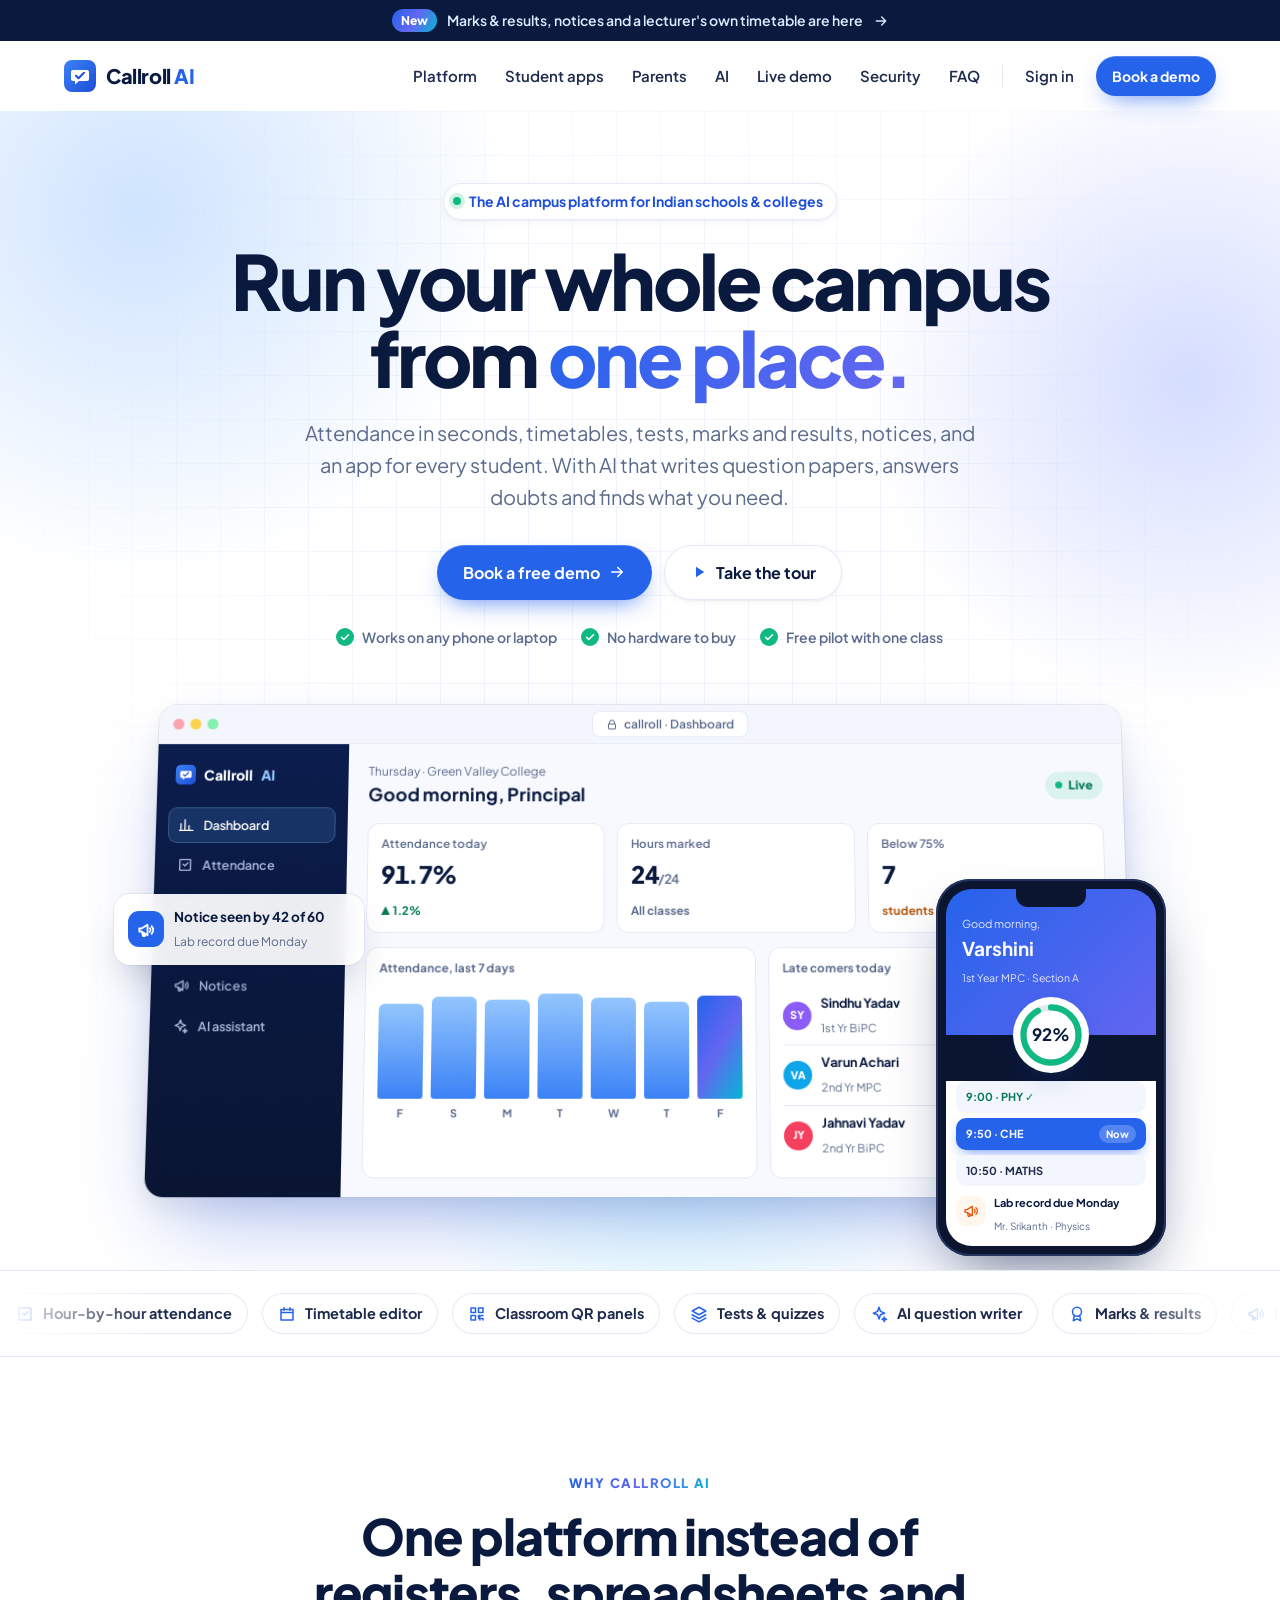
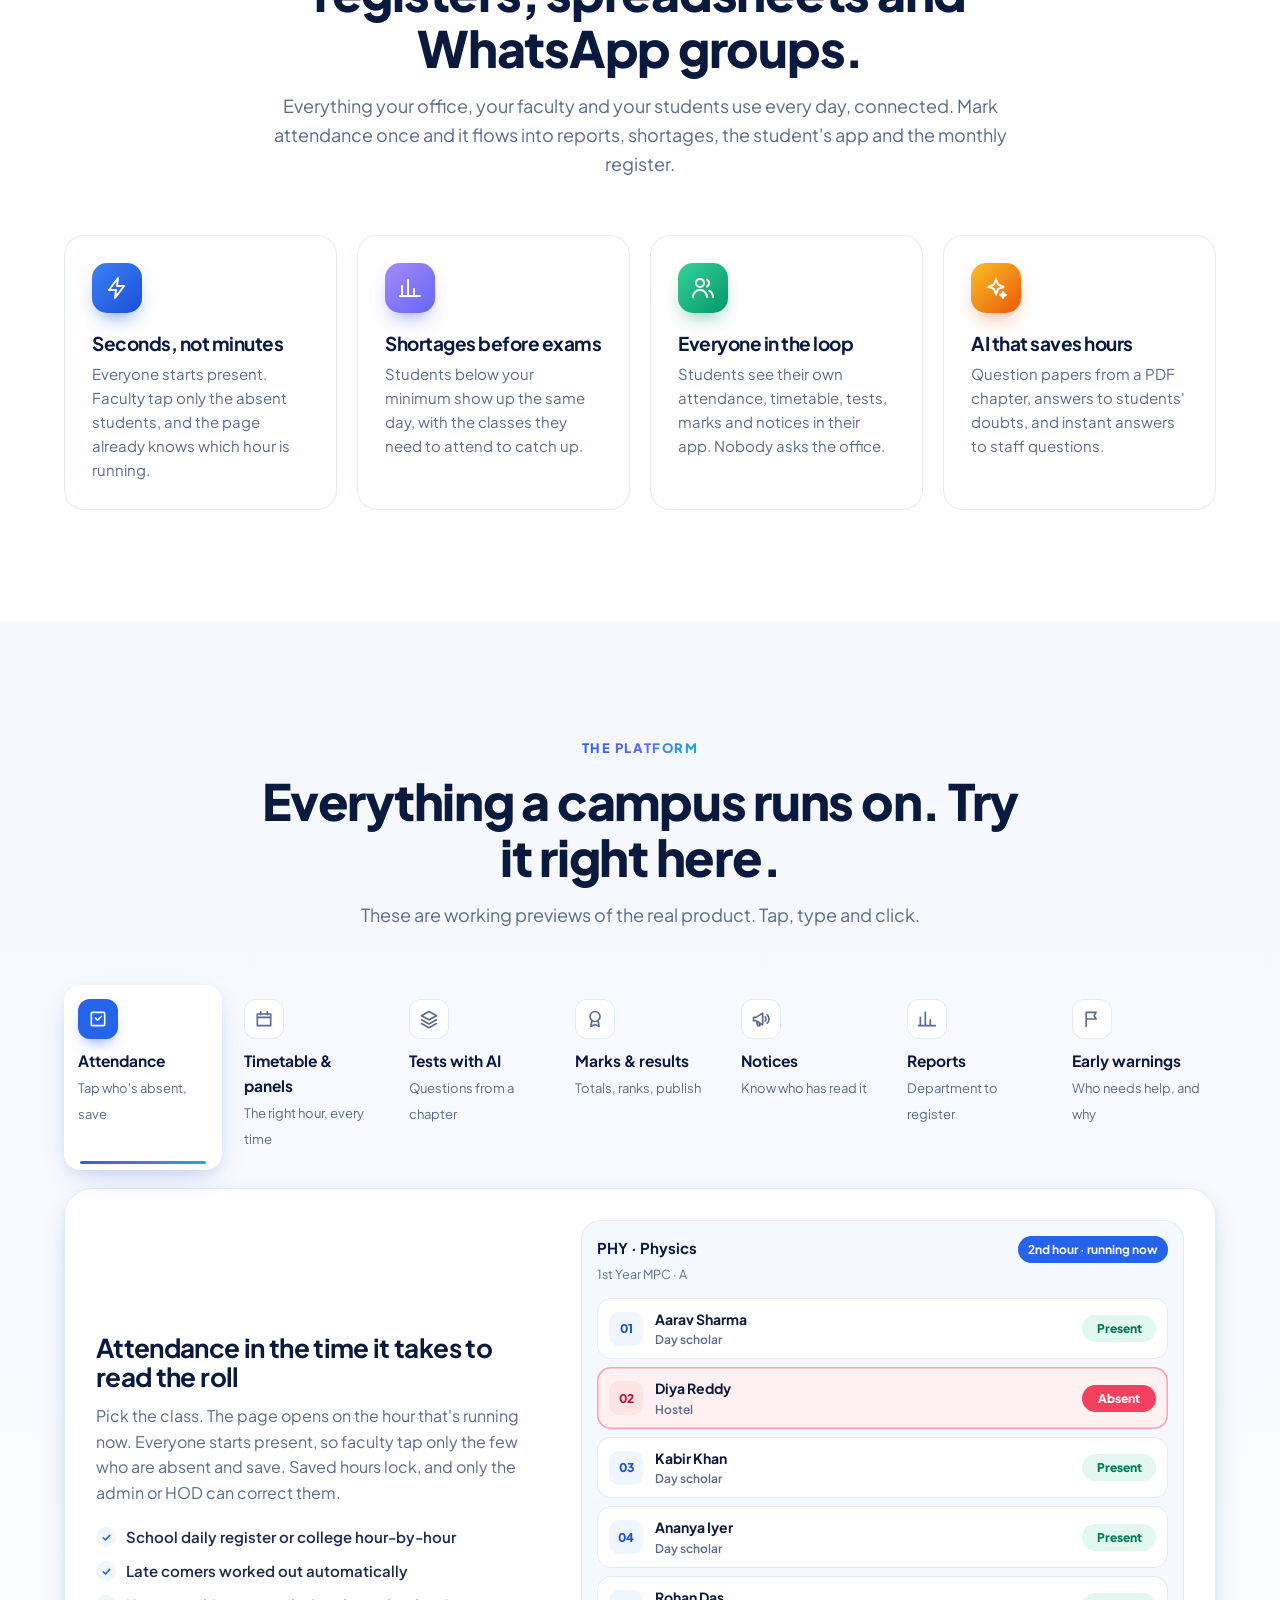
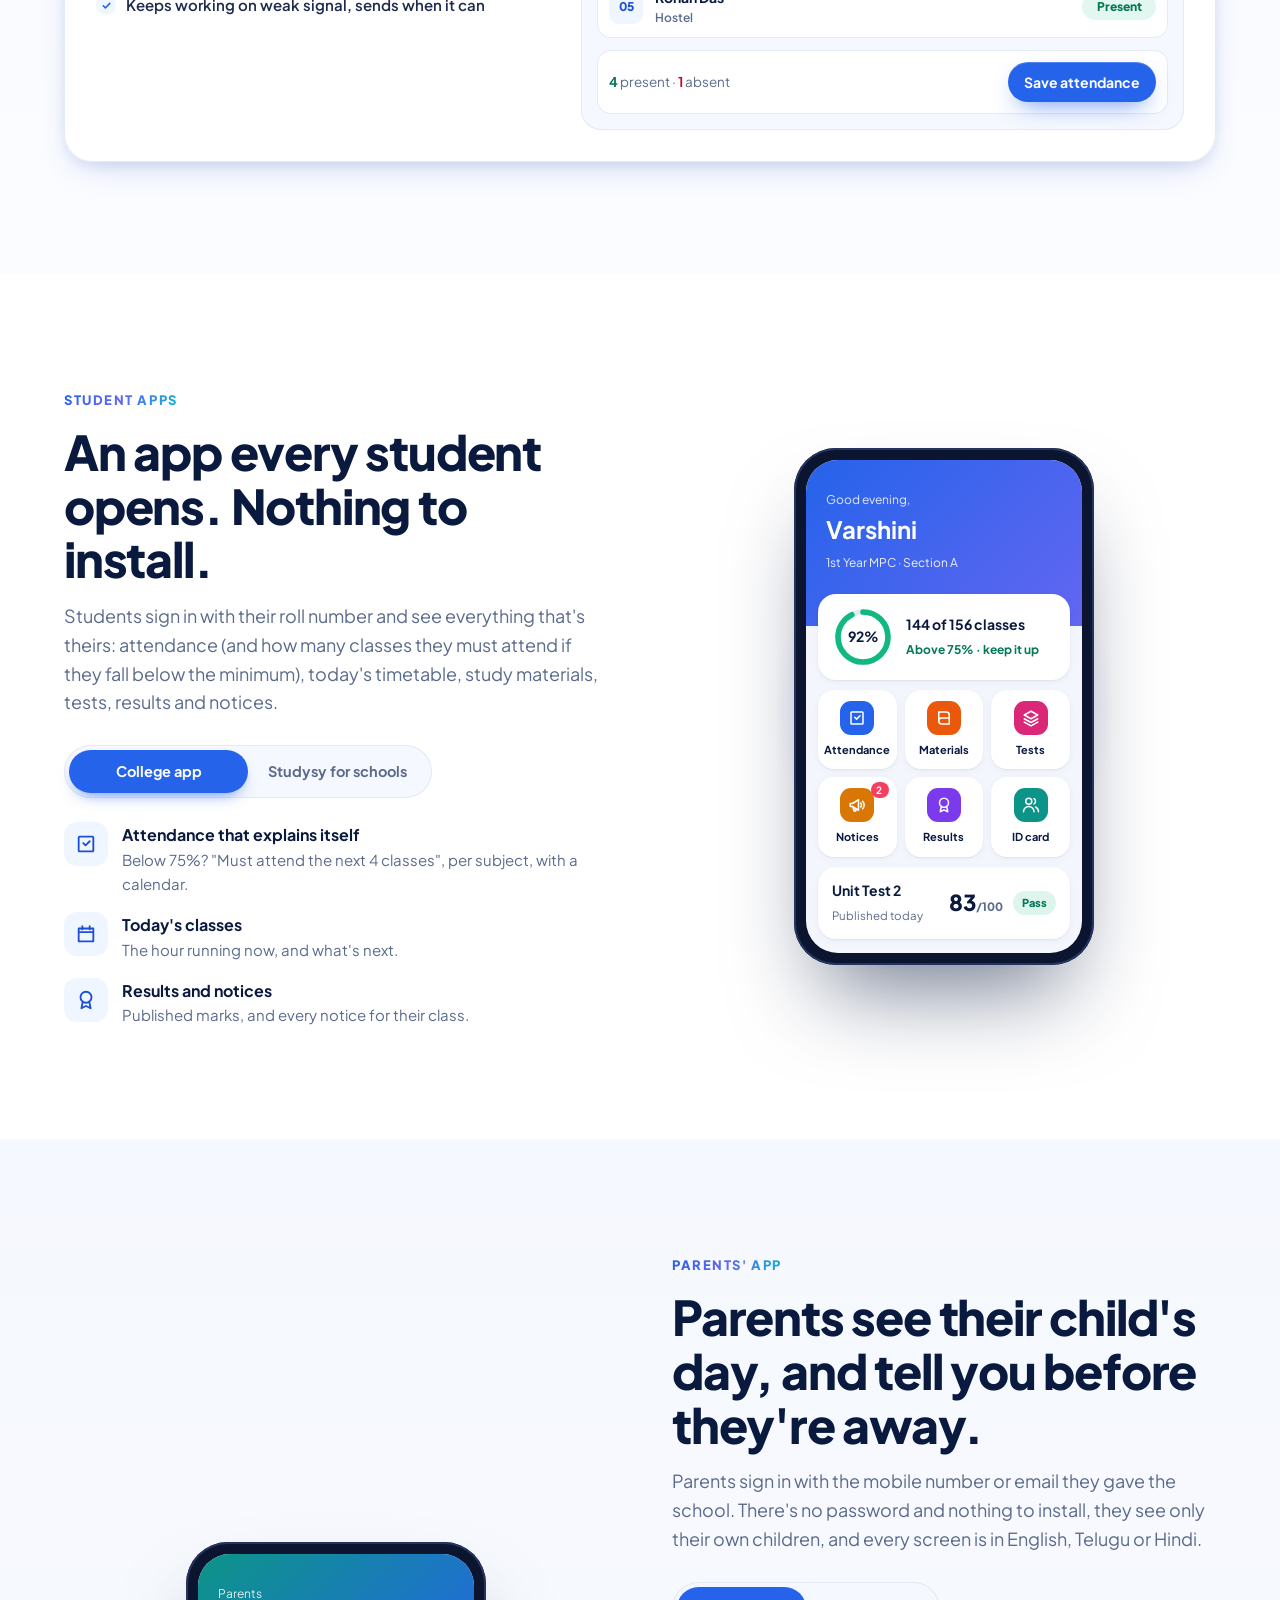
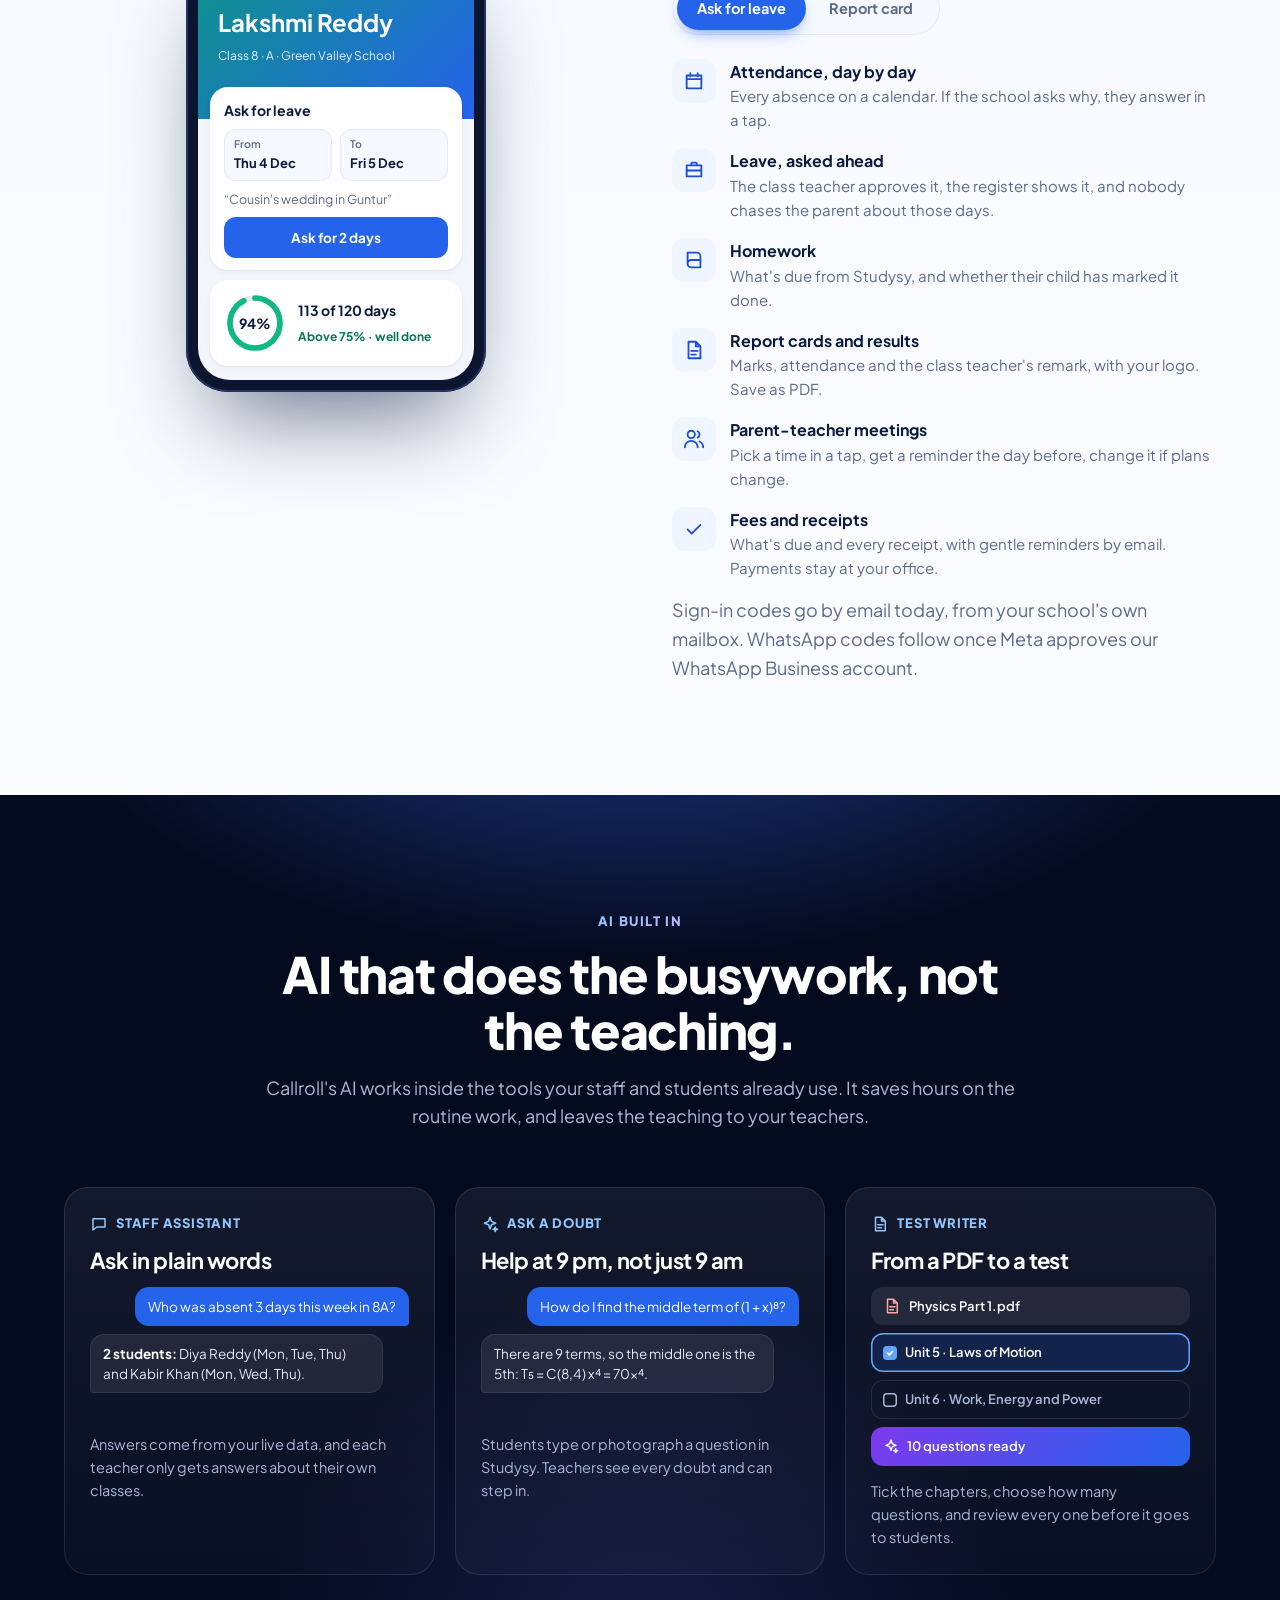
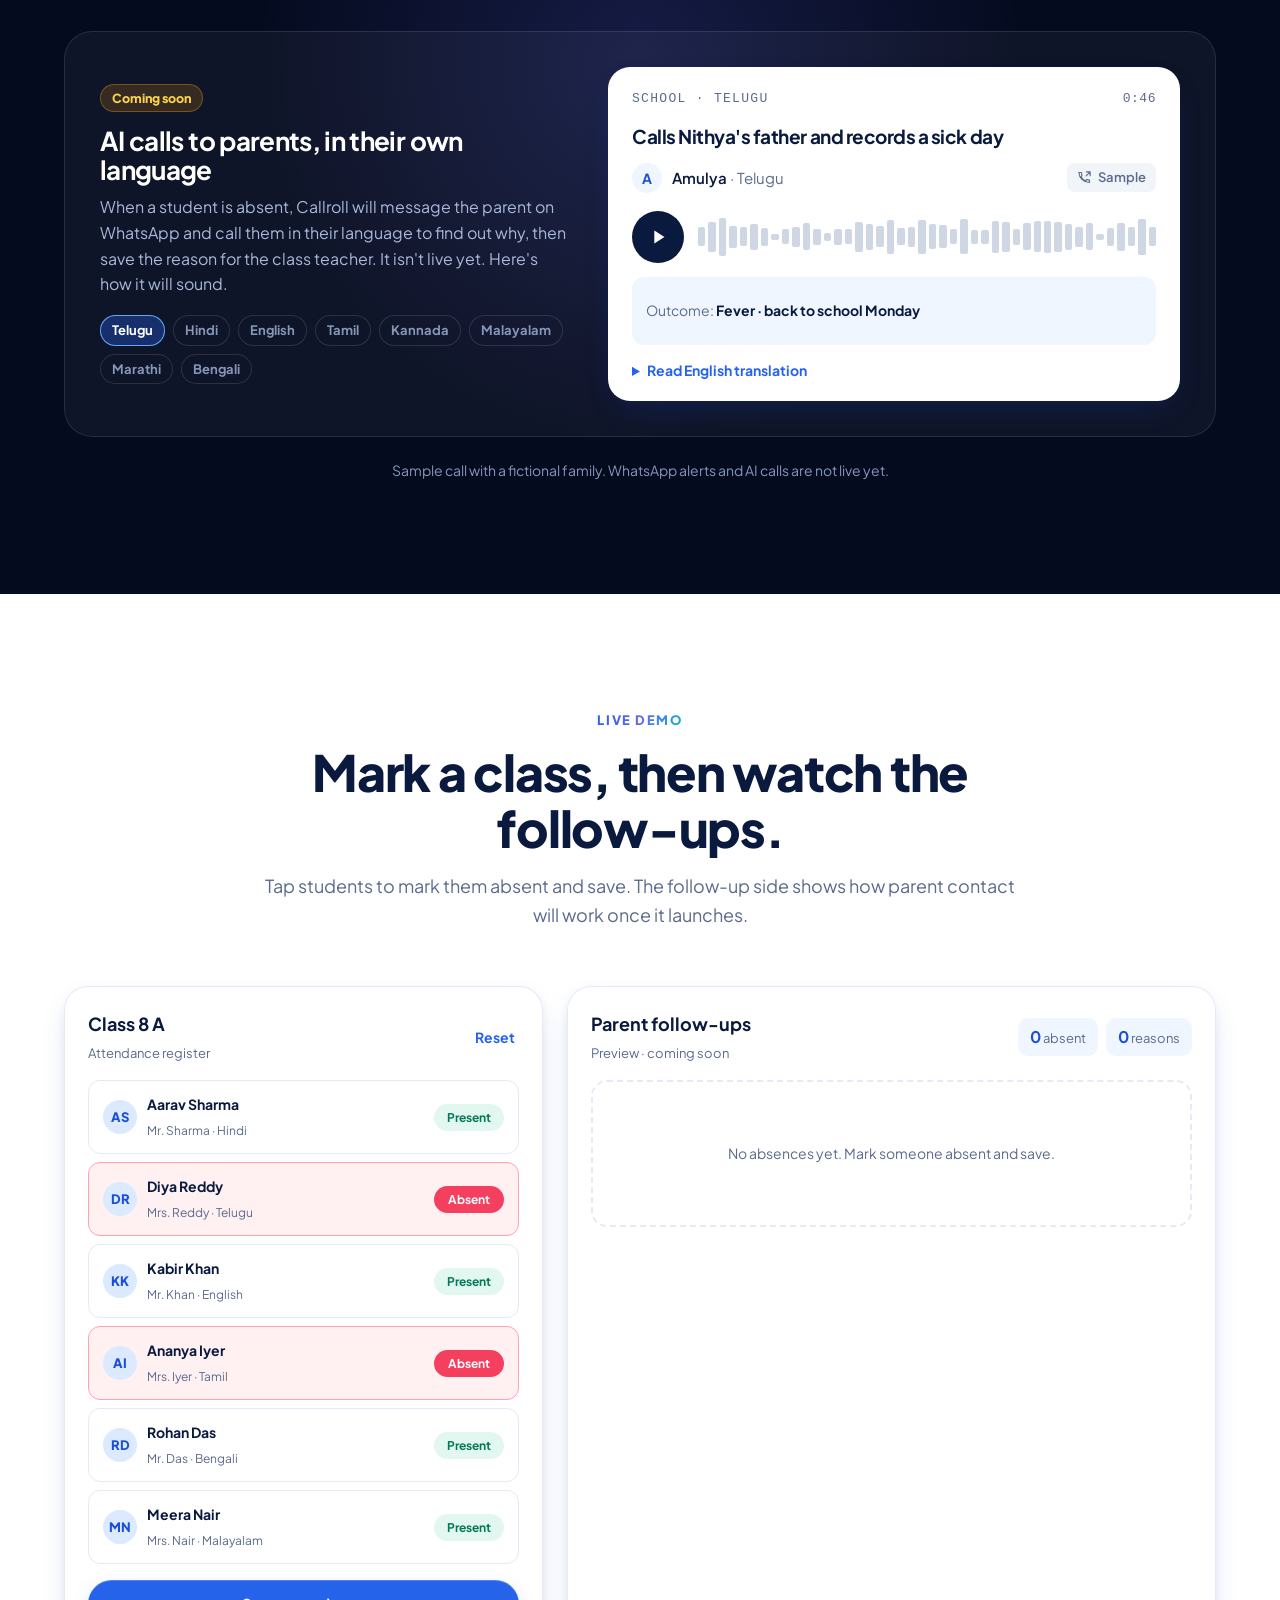
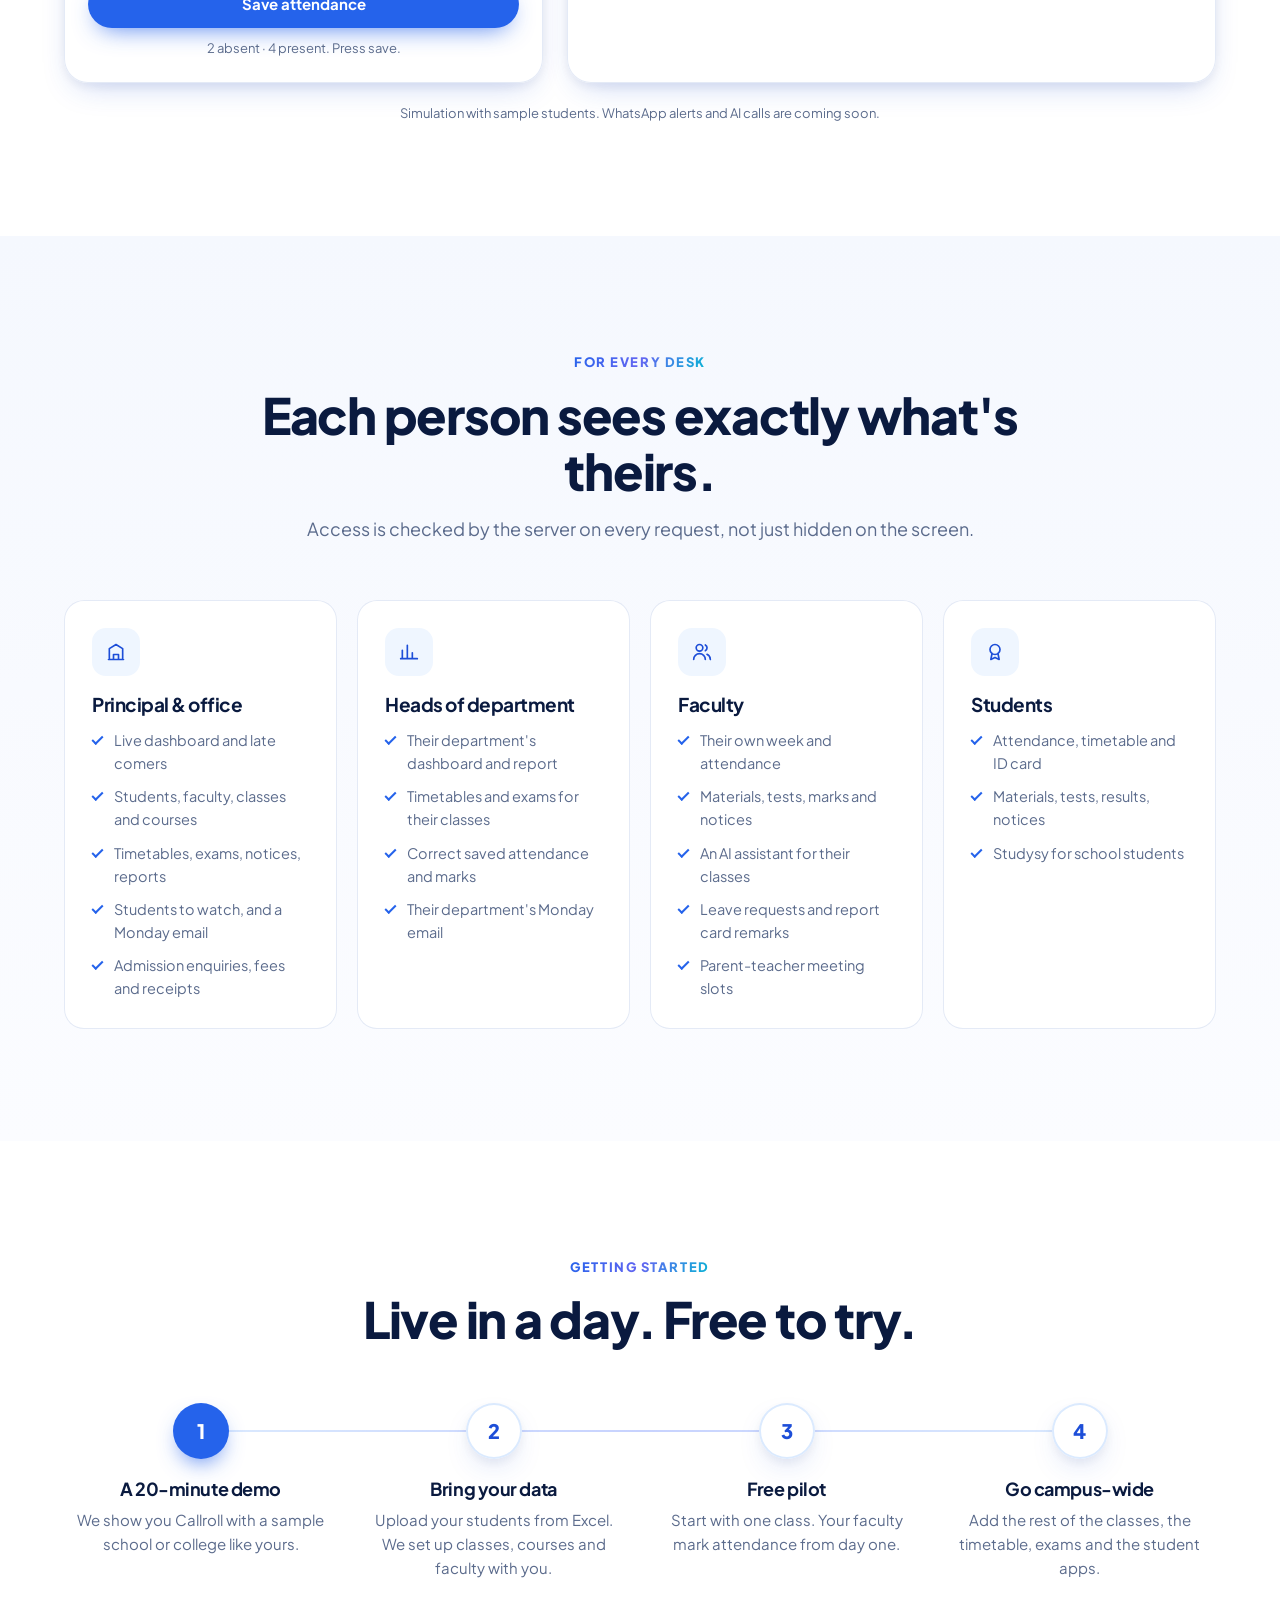
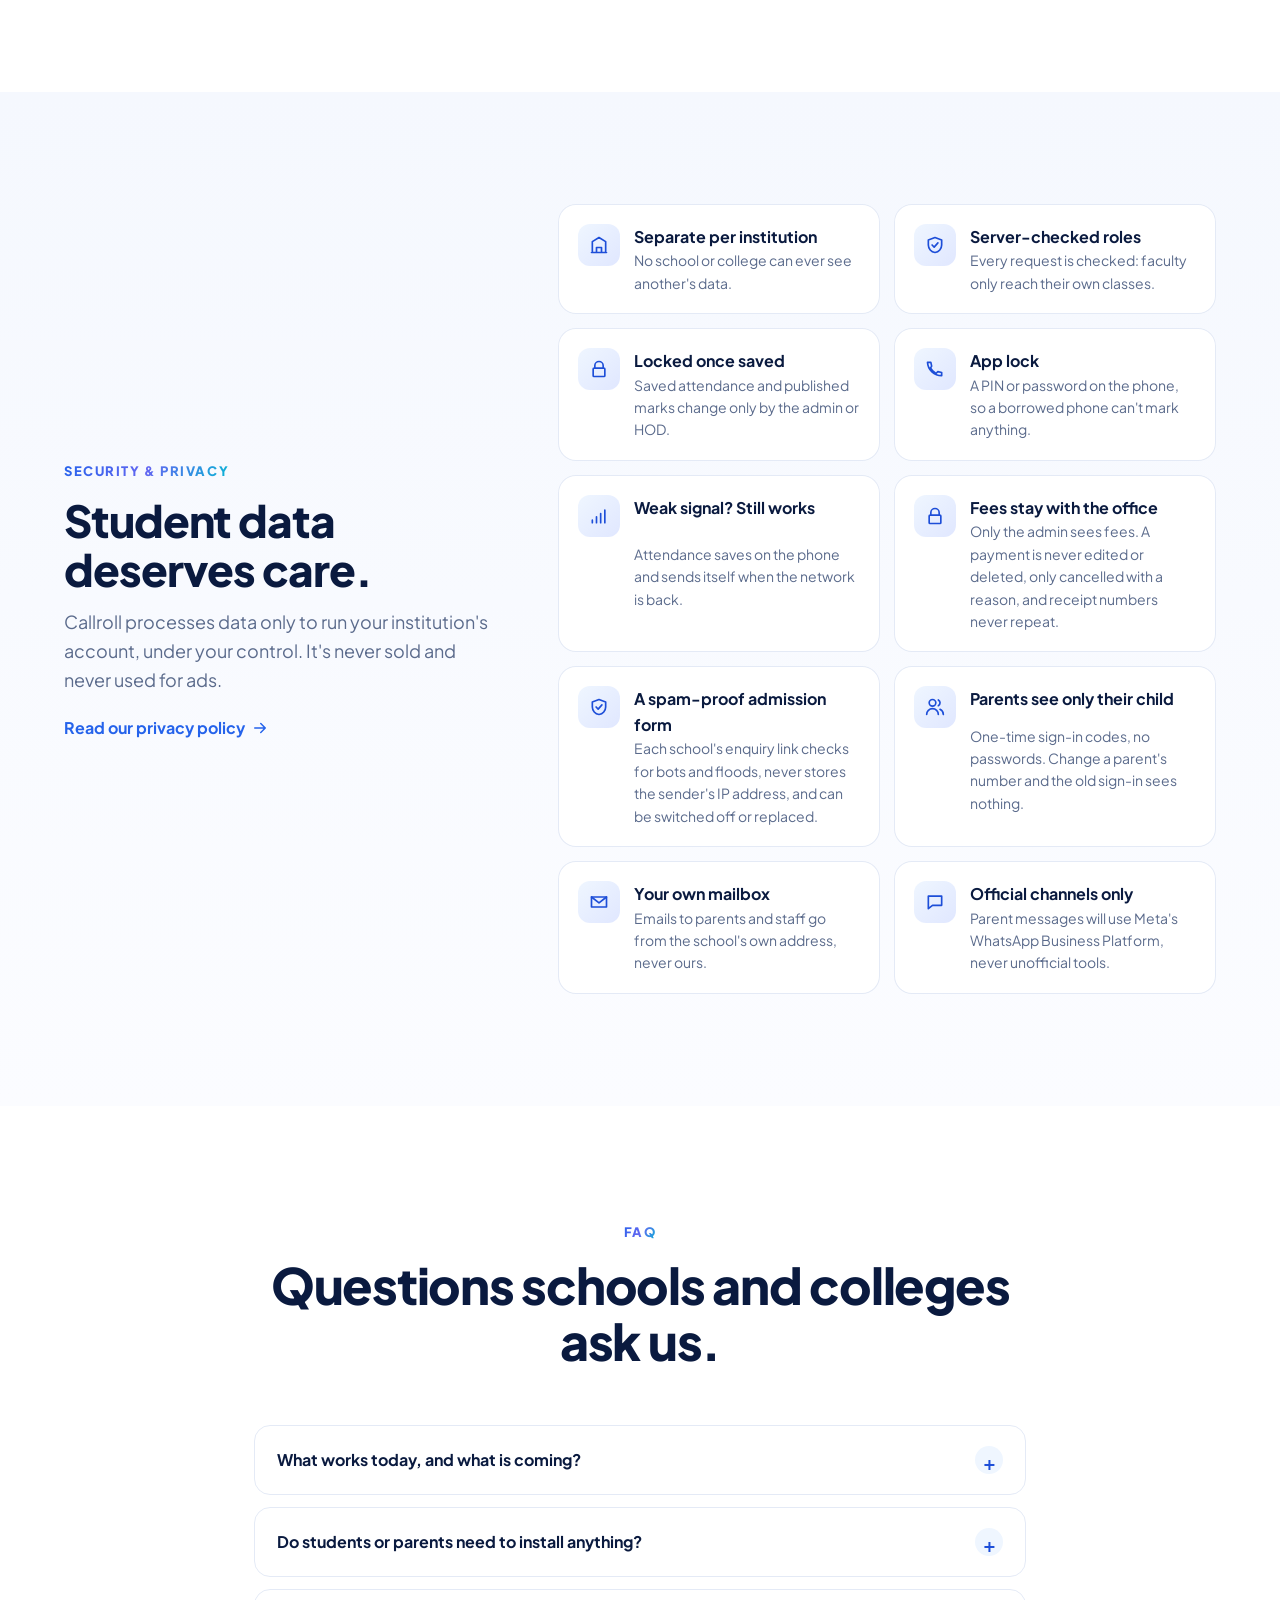
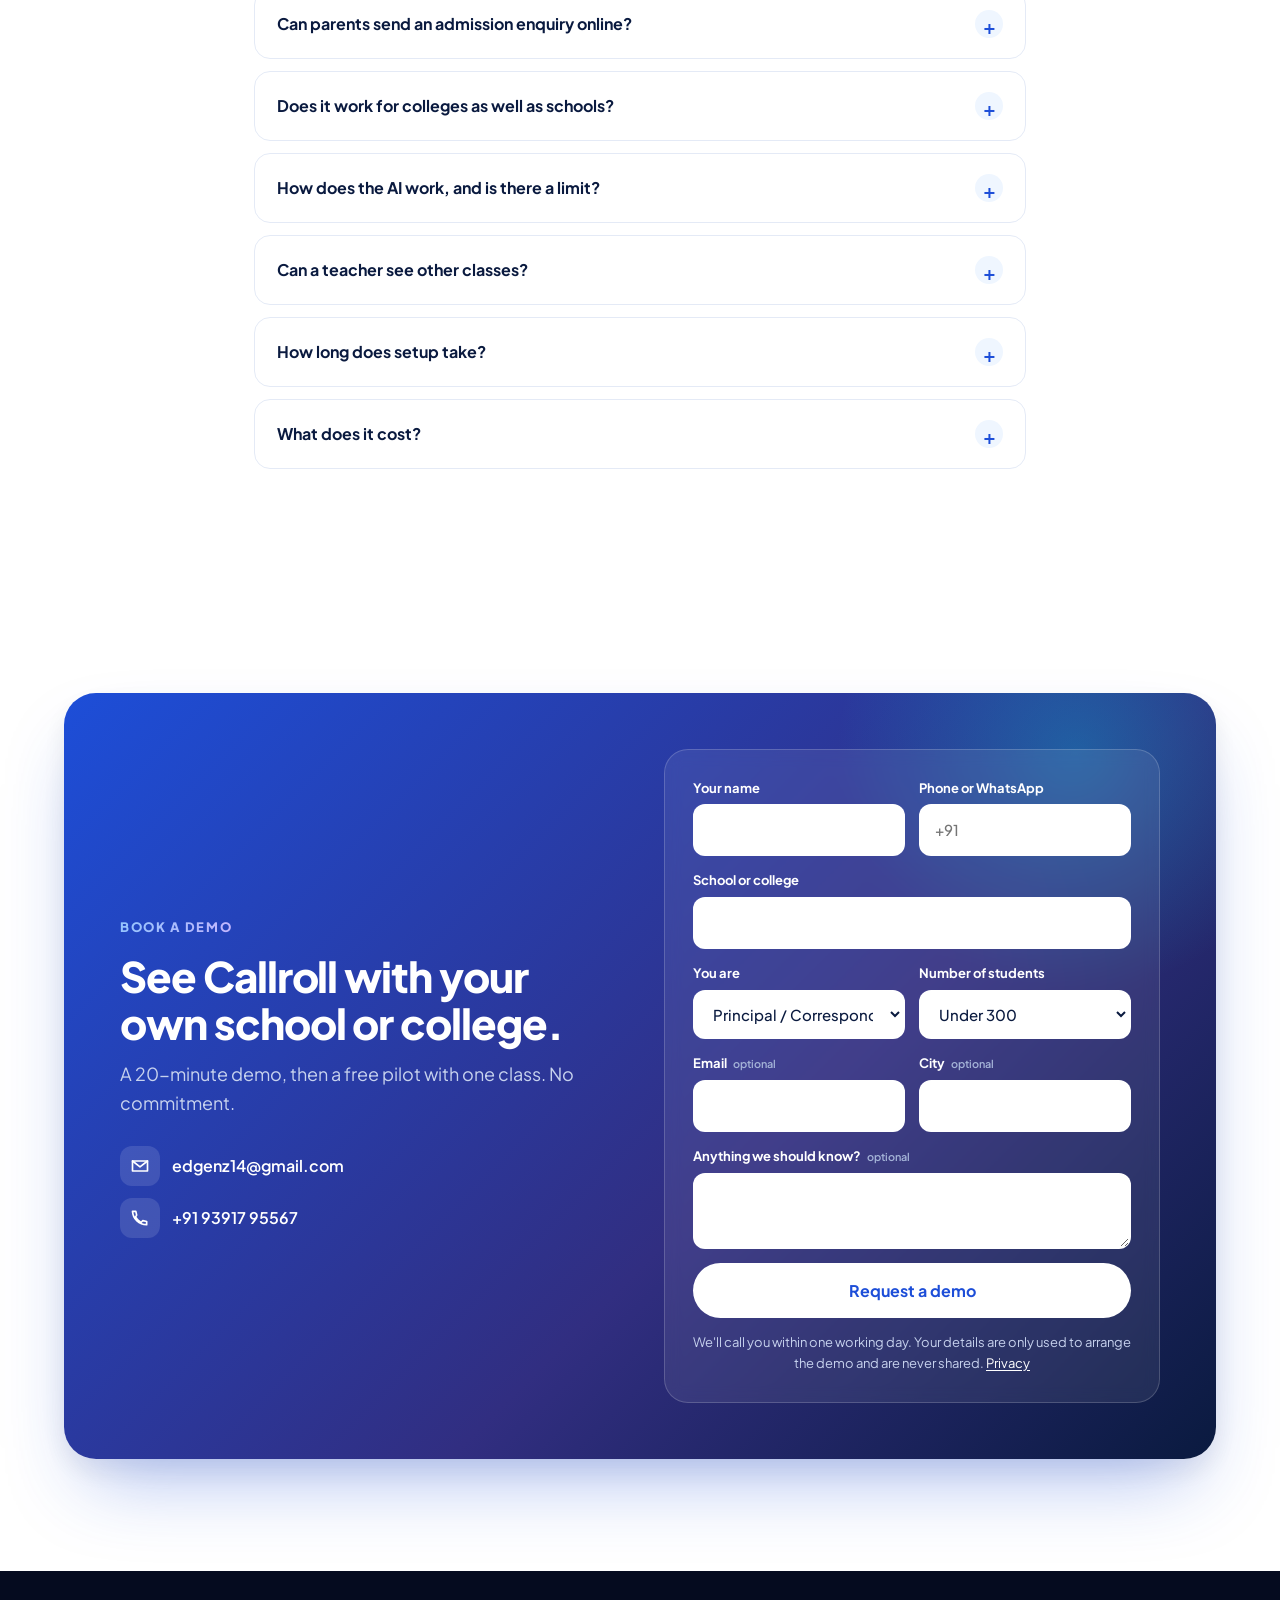
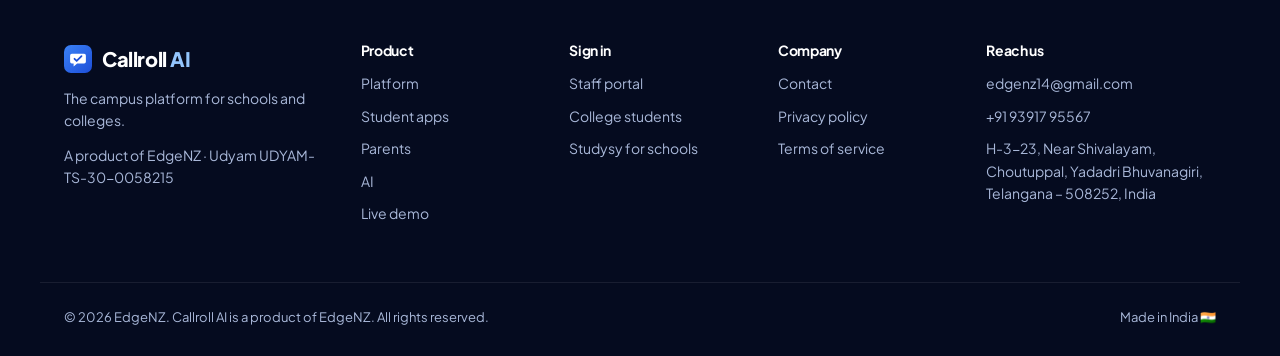
<file: index.html>
<!doctype html>
<html lang="en">
<head>
  <meta charset="utf-8">
  <meta name="viewport" content="width=device-width, initial-scale=1">
  <title>Callroll AI — The campus platform for schools and colleges</title>
  <meta name="description" content="Attendance in seconds, timetables, tests with AI, marks and results, notices, and a student app — one platform for Indian schools and colleges.">
  <meta property="og:title" content="Callroll AI — Run your whole campus from one place.">
  <meta property="og:description" content="Attendance, timetables, tests, marks, notices and student apps, with AI that does the busywork. Built for Indian schools and colleges.">
  <meta property="og:type" content="website">
  <meta name="theme-color" content="#1D4ED8">
  <link rel="icon" href="favicon.svg" type="image/svg+xml">
  <link rel="preconnect" href="https://fonts.googleapis.com">
  <link rel="preconnect" href="https://fonts.gstatic.com" crossorigin>
  <!-- The typeface doesn't hold up the first paint; the system font shows until it arrives. -->
  <link href="https://fonts.googleapis.com/css2?family=Plus+Jakarta+Sans:wght@400;500;600;700;800&display=swap" rel="stylesheet" media="print" onload="this.media='all'">
  <link rel="stylesheet" href="styles.css">

  <!-- Opening: logo and name, then the curtain lifts. Once per visit; the
       CSS hides it on its own even if the script never runs. -->
  <style>
    #intro {
      position: fixed; inset: 0; z-index: 100; display: grid; place-items: center; overflow: hidden;
      background: radial-gradient(120% 80% at 50% 0%, #1e3a8a 0%, #0a1a3f 55%, #050b1f 100%); color: #fff;
      animation: intro-auto .5s ease 3s forwards;
      transition: transform .75s cubic-bezier(.76, 0, .24, 1);
    }
    #intro.out { transform: translateY(-100%); }
    html.no-intro #intro { display: none; }
    html.intro-on body { overflow: hidden; }
    #intro .in-glow { position: absolute; width: 520px; height: 520px; border-radius: 50%; background: radial-gradient(circle, rgba(96, 165, 250, .3), transparent 65%); }
    #intro .in-center { position: relative; display: grid; justify-items: center; gap: 16px; transition: opacity .35s ease, transform .6s cubic-bezier(.76, 0, .24, 1); }
    #intro.out .in-center { opacity: 0; transform: translateY(-40px); }
    /* The shadow sits on a box with the icon's exact corners (16/64), so Safari rounds it too. */
    #intro .in-logo { width: 78px; height: 78px; border-radius: 19.5px; box-shadow: 0 18px 40px -12px rgba(0, 0, 0, .55); animation: in-pop .6s cubic-bezier(.2, .9, .25, 1.25) both; }
    #intro .in-logo svg { display: block; width: 100%; height: 100%; }
    #intro .in-name { font-size: clamp(30px, 5vw, 42px); font-weight: 800; letter-spacing: -.03em; animation: in-rise .6s cubic-bezier(.2, .8, .2, 1) .15s both; }
    #intro .in-name em { font-style: normal; color: #93c5fd; }
    #intro .in-line { width: 0; height: 3px; border-radius: 3px; background: linear-gradient(90deg, #2563eb, #6366f1, #06b6d4); animation: in-line .7s cubic-bezier(.2, .8, .2, 1) .3s forwards; }
    @keyframes in-pop { from { opacity: 0; transform: scale(.55) translateY(10px); } to { opacity: 1; transform: none; } }
    @keyframes in-rise { from { opacity: 0; transform: translateY(14px); } to { opacity: 1; transform: none; } }
    @keyframes in-line { to { width: 150px; } }
    @keyframes intro-auto { to { opacity: 0; visibility: hidden; } }
  </style>
  <script>
    (function () {
      var html = document.documentElement;
      var seen = false;
      try {
        seen = sessionStorage.getItem("cr-intro") === "1";
        sessionStorage.setItem("cr-intro", "1");
      } catch (e) {}
      var calm = window.matchMedia && window.matchMedia("(prefers-reduced-motion: reduce)").matches;
      html.classList.add(seen || calm ? "no-intro" : "intro-on");
      // Never leave the page unscrollable, even if app.js doesn't load.
      setTimeout(function () { html.classList.remove("intro-on"); }, 3600);
    })();
  </script>
</head>
<body class="home">

<div id="intro" aria-hidden="true">
  <div class="in-glow"></div>
  <div class="in-center">
    <div class="in-logo"><svg viewBox="0 0 64 64" xmlns="http://www.w3.org/2000/svg">
      <defs><linearGradient id="in-g" x1="0" y1="0" x2="1" y2="1"><stop offset="0" stop-color="#3B82F6"/><stop offset="1" stop-color="#1D4ED8"/></linearGradient></defs>
      <rect width="64" height="64" rx="16" fill="url(#in-g)" stroke="none"/>
      <path d="M18 20h28a4 4 0 0 1 4 4v14a4 4 0 0 1-4 4H30l-8 7v-7h-4a4 4 0 0 1-4-4V24a4 4 0 0 1 4-4z" fill="#fff" stroke="none"/>
      <path d="M24 31.5l5 5 11-11" fill="none" stroke="#1D4ED8" stroke-width="4" stroke-linecap="round" stroke-linejoin="round"/>
    </svg></div>
    <div class="in-name">Callroll <em>AI</em></div>
    <div class="in-line"></div>
  </div>
</div>

<!-- Icons, used with <svg><use href="#i-name"/></svg> -->
<svg width="0" height="0" style="position:absolute" aria-hidden="true">
  <symbol id="i-check" viewBox="0 0 24 24"><path d="M5 12.5l4.5 4.5L19 7.5"/></symbol>
  <symbol id="i-arrow" viewBox="0 0 24 24"><path d="M5 12h14M13 6l6 6-6 6"/></symbol>
  <symbol id="i-play" viewBox="0 0 24 24"><path d="M8 5v14l11-7z" fill="currentColor" stroke="none"/></symbol>
  <symbol id="i-attendance" viewBox="0 0 24 24"><path d="M9 11l2.5 2.5L16 9M5 4h14a1 1 0 0 1 1 1v14a1 1 0 0 1-1 1H5a1 1 0 0 1-1-1V5a1 1 0 0 1 1-1z"/></symbol>
  <symbol id="i-calendar" viewBox="0 0 24 24"><path d="M4 6h16v14H4V6zM4 10h16M8 3.5V7M16 3.5V7"/></symbol>
  <symbol id="i-qr" viewBox="0 0 24 24"><path d="M4 4h6v6H4zM14 4h6v6h-6zM4 14h6v6H4zM14 14h2v2h-2zM18 14h2M14 18h2v2M18 18h2v2"/></symbol>
  <symbol id="i-tests" viewBox="0 0 24 24"><path d="M12 3l9 5-9 5-9-5 9-5zM3 13l9 5 9-5M3 17.5l9 5 9-5"/></symbol>
  <symbol id="i-spark" viewBox="0 0 24 24"><path d="M12 3l2 5.5L19.5 11 14 13l-2 5.5L10 13l-5.5-2L10 8.5 12 3zM19 16l.8 2.2L22 19l-2.2.8L19 22l-.8-2.2L16 19l2.2-.8L19 16z"/></symbol>
  <symbol id="i-award" viewBox="0 0 24 24"><path d="M12 15a6 6 0 1 0 0-12 6 6 0 0 0 0 12zM8.5 13.5L7 21l5-2.5 5 2.5-1.5-7.5"/></symbol>
  <symbol id="i-megaphone" viewBox="0 0 24 24"><path d="M3 10h3l8-5v14l-8-5H3v-4zM17 9.5a3.5 3.5 0 0 1 0 5M19.5 7a7 7 0 0 1 0 10M6.5 14.5L8 20h2.5l-1-4.2"/></symbol>
  <symbol id="i-chart" viewBox="0 0 24 24"><path d="M4 20V10M10 20V4M16 20v-7M22 20H2"/></symbol>
  <symbol id="i-book" viewBox="0 0 24 24"><path d="M5 4h10a4 4 0 0 1 4 4v12H9a4 4 0 0 1-4-4V4zM5 16a4 4 0 0 1 4-4h10"/></symbol>
  <symbol id="i-users" viewBox="0 0 24 24"><path d="M9 11a4 4 0 1 0 0-8 4 4 0 0 0 0 8zM2 21a7 7 0 0 1 14 0M16 3.5a4 4 0 0 1 0 7M22 21a7 7 0 0 0-4-6.3"/></symbol>
  <symbol id="i-shield" viewBox="0 0 24 24"><path d="M12 3l8 3v6c0 4.5-3.4 8.3-8 9-4.6-.7-8-4.5-8-9V6z"/><path d="M8.5 12l2.5 2.5 4.5-5"/></symbol>
  <symbol id="i-lock" viewBox="0 0 24 24"><path d="M7 11V8a5 5 0 0 1 10 0v3M6 11h12a1 1 0 0 1 1 1v8a1 1 0 0 1-1 1H6a1 1 0 0 1-1-1v-8a1 1 0 0 1 1-1z"/></symbol>
  <symbol id="i-signal" viewBox="0 0 24 24"><path d="M4 20v-3M9 20v-7M14 20V9M19 20V5"/></symbol>
  <symbol id="i-phone" viewBox="0 0 24 24"><path d="M6.6 10.8a15 15 0 0 0 6.6 6.6l2.2-2.2 4.6 1V20A17 17 0 0 1 3 4h4l1 4.6z"/></symbol>
  <symbol id="i-mail" viewBox="0 0 24 24"><path d="M3 6h18v12H3z"/><path d="M3 6l9 7 9-7"/></symbol>
  <symbol id="i-file" viewBox="0 0 24 24"><path d="M6 3h8l5 5v13H6zM14 3v5h5M9 13h7M9 17h5"/></symbol>
  <symbol id="i-building" viewBox="0 0 24 24"><path d="M4 21V8l8-5 8 5v13M9 21v-6h6v6M3 21h18"/></symbol>
  <symbol id="i-chat" viewBox="0 0 24 24"><path d="M4 5h16v11H9l-5 4V5z"/></symbol>
  <symbol id="i-game" viewBox="0 0 24 24"><path d="M7.5 8.5h9a4.5 4.5 0 0 1 4.5 4.5v1.2a2.8 2.8 0 0 1-5 1.7l-1-1.4h-6l-1 1.4a2.8 2.8 0 0 1-5-1.7V13a4.5 4.5 0 0 1 4.5-4.5zM8 11.2v3M6.5 12.7h3"/></symbol>
  <symbol id="i-excel" viewBox="0 0 24 24"><path d="M4 4h16v16H4zM4 9h16M4 14h16M10 4v16"/></symbol>
  <symbol id="i-flag" viewBox="0 0 24 24"><path d="M5 21V4M5 4h12l-2.5 4L17 12H5"/></symbol>
  <symbol id="i-suitcase" viewBox="0 0 24 24"><path d="M9 7V5a1 1 0 0 1 1-1h4a1 1 0 0 1 1 1v2M4 7h16v12H4V7zM4 12.5h16"/></symbol>
  <symbol id="i-bolt" viewBox="0 0 24 24"><path d="M13 2L4 14h7l-1 8 9-12h-7z"/></symbol>
</svg>

<div class="progress" aria-hidden="true"><span id="progress"></span></div>

<!-- ============================== ANNOUNCEMENT ============================== -->
<a class="announce" href="#platform">
  <span class="announce-tag">New</span>
  Marks &amp; results, notices and a lecturer's own timetable are here
  <svg><use href="#i-arrow"/></svg>
</a>

<!-- ============================== NAV ============================== -->
<header class="nav" id="nav">
  <div class="container nav-inner">
    <a href="#top" class="brand" aria-label="Callroll AI home">
      <img src="favicon.svg" alt="" width="32" height="32">
      <span>Callroll <em>AI</em></span>
    </a>

    <nav class="nav-links" id="nav-links" aria-label="Main">
      <a href="#platform">Platform</a>
      <a href="#students">Student apps</a>
      <a href="#parents">Parents</a>
      <a href="#ai">AI</a>
      <a href="#demo">Live demo</a>
      <a href="#security">Security</a>
      <a href="#faq">FAQ</a>
      <span class="nav-sep" aria-hidden="true"></span>
      <a href="https://callroll-portal.vercel.app" class="nav-signin">Sign in</a>
      <a href="#contact" class="btn btn-primary btn-sm nav-cta">Book a demo</a>
    </nav>

    <button class="nav-toggle" id="nav-toggle" aria-label="Open menu" aria-expanded="false" aria-controls="nav-links">
      <span></span><span></span><span></span>
    </button>
  </div>
</header>

<main id="top">

<!-- ============================== HERO ============================== -->
<section class="hero">
  <div class="hero-bg" aria-hidden="true">
    <span class="grid-lines"></span>
    <span class="blob b1"></span><span class="blob b2"></span><span class="blob b3"></span>
  </div>

  <div class="container hero-inner">
    <div class="hero-copy reveal">
      <span class="chip"><span class="chip-dot"></span> The AI campus platform for Indian schools &amp; colleges</span>
      <h1>Run your whole campus<br>from <span class="grad">one place.</span></h1>
      <p class="lead">
        Attendance in seconds, timetables, tests, marks and results, notices, and an app for every
        student. With AI that writes question papers, answers doubts and finds what you need.
      </p>
      <div class="hero-actions">
        <a href="#contact" class="btn btn-primary btn-lg">Book a free demo <svg><use href="#i-arrow"/></svg></a>
        <a href="#platform" class="btn btn-ghost btn-lg"><svg><use href="#i-play"/></svg> Take the tour</a>
      </div>
      <ul class="hero-proof">
        <li><svg><use href="#i-check"/></svg>Works on any phone or laptop</li>
        <li><svg><use href="#i-check"/></svg>No hardware to buy</li>
        <li><svg><use href="#i-check"/></svg>Free pilot with one class</li>
      </ul>
    </div>

    <!-- The product, drawn in HTML: the principal's dashboard and a student's phone -->
    <div class="hero-stage reveal" id="hero-stage" aria-label="Preview of the Callroll AI dashboard and student app">
      <div class="window">
        <div class="window-bar">
          <span class="dots"><i></i><i></i><i></i></span>
          <span class="url"><svg><use href="#i-lock"/></svg> callroll · Dashboard</span>
        </div>
        <div class="window-body">
          <aside class="w-side">
            <span class="w-logo"><img src="favicon.svg" alt="" width="20" height="20"> Callroll <em>AI</em></span>
            <span class="w-nav is-on"><svg><use href="#i-chart"/></svg>Dashboard</span>
            <span class="w-nav"><svg><use href="#i-attendance"/></svg>Attendance</span>
            <span class="w-nav"><svg><use href="#i-calendar"/></svg>Timetable</span>
            <span class="w-nav"><svg><use href="#i-award"/></svg>Marks &amp; results</span>
            <span class="w-nav"><svg><use href="#i-megaphone"/></svg>Notices</span>
            <span class="w-nav"><svg><use href="#i-spark"/></svg>AI assistant</span>
          </aside>
          <div class="w-main">
            <div class="w-hello">
              <div><small>Thursday · Green Valley College</small><strong>Good morning, Principal</strong></div>
              <span class="w-live"><i></i> Live</span>
            </div>
            <div class="w-kpis">
              <div class="w-kpi"><small>Attendance today</small><strong><span data-count="91.7" data-decimals="1">0</span>%</strong><em class="up">▲ 1.2%</em></div>
              <div class="w-kpi"><small>Hours marked</small><strong><span data-count="24">0</span><small>/24</small></strong><em>All classes</em></div>
              <div class="w-kpi"><small>Below 75%</small><strong><span data-count="7">0</span></strong><em class="warn">students</em></div>
            </div>
            <div class="w-row">
              <div class="w-card w-chart">
                <small>Attendance, last 7 days</small>
                <div class="bars">
                  <i style="--h:84%"></i><i style="--h:91%"></i><i style="--h:88%"></i><i style="--h:93%"></i><i style="--h:90%"></i><i style="--h:86%"></i><i style="--h:92%" class="hot"></i>
                </div>
                <div class="bar-days"><span>F</span><span>S</span><span>M</span><span>T</span><span>W</span><span>T</span><span>F</span></div>
              </div>
              <div class="w-card w-list">
                <small>Late comers today</small>
                <div class="w-person"><span class="av a1">SY</span><span><b>Sindhu Yadav</b><small>1st Yr BiPC</small></span><em>2nd hr</em></div>
                <div class="w-person"><span class="av a2">VA</span><span><b>Varun Achari</b><small>2nd Yr MPC</small></span><em>2nd hr</em></div>
                <div class="w-person"><span class="av a3">JY</span><span><b>Jahnavi Yadav</b><small>2nd Yr BiPC</small></span><em>3rd hr</em></div>
              </div>
            </div>
          </div>
        </div>
      </div>

      <div class="hero-phone">
        <div class="ph-notch"></div>
        <div class="ph-head">
          <small>Good morning,</small>
          <strong>Varshini</strong>
          <span>1st Year MPC · Section A</span>
        </div>
        <div class="ph-ring">
          <svg viewBox="0 0 36 36"><circle cx="18" cy="18" r="15.5" class="track"/><circle cx="18" cy="18" r="15.5" class="fill"/></svg>
          <b>92%</b>
        </div>
        <div class="ph-today">
          <span class="is-done">9:00 · PHY ✓</span>
          <span class="is-now">9:50 · CHE <i>Now</i></span>
          <span>10:50 · MATHS</span>
        </div>
        <div class="ph-notice"><svg><use href="#i-megaphone"/></svg><span><b>Lab record due Monday</b><small>Mr. Srikanth · Physics</small></span></div>
      </div>

      <div class="toasts" aria-live="off">
        <div class="toast"><span class="t-ic green"><svg><use href="#i-check"/></svg></span><span><b>1st Year MPC saved</b><small>2 absent · 28 present</small></span></div>
        <div class="toast"><span class="t-ic blue"><svg><use href="#i-megaphone"/></svg></span><span><b>Notice seen by 42 of 60</b><small>Lab record due Monday</small></span></div>
        <div class="toast"><span class="t-ic violet"><svg><use href="#i-award"/></svg></span><span><b>Results published</b><small>Unit Test 2 · 4 classes</small></span></div>
        <div class="toast"><span class="t-ic amber"><svg><use href="#i-spark"/></svg></span><span><b>AI answered a doubt</b><small>Physics · Newton's 2nd law</small></span></div>
      </div>
    </div>
  </div>

  <!-- Everything in the platform, scrolling past -->
  <div class="marquee" aria-label="Everything in Callroll AI">
    <div class="marquee-track">
      <span><svg><use href="#i-attendance"/></svg>Hour-by-hour attendance</span>
      <span><svg><use href="#i-calendar"/></svg>Timetable editor</span>
      <span><svg><use href="#i-qr"/></svg>Classroom QR panels</span>
      <span><svg><use href="#i-tests"/></svg>Tests &amp; quizzes</span>
      <span><svg><use href="#i-spark"/></svg>AI question writer</span>
      <span><svg><use href="#i-award"/></svg>Marks &amp; results</span>
      <span><svg><use href="#i-megaphone"/></svg>Notices with read receipts</span>
      <span><svg><use href="#i-book"/></svg>Study materials</span>
      <span><svg><use href="#i-chart"/></svg>Department reports</span>
      <span><svg><use href="#i-file"/></svg>Printable monthly register</span>
      <span><svg><use href="#i-excel"/></svg>Excel import</span>
      <span><svg><use href="#i-game"/></svg>Play &amp; learn</span>
      <span><svg><use href="#i-chat"/></svg>Staff AI assistant</span>
    </div>
  </div>
</section>

<!-- ============================== VALUE ============================== -->
<section class="section" id="why">
  <div class="container">
    <div class="section-head reveal">
      <span class="kicker">Why Callroll AI</span>
      <h2>One platform instead of registers, spreadsheets and WhatsApp groups.</h2>
      <p>Everything your office, your faculty and your students use every day, connected. Mark attendance once and it flows into reports, shortages, the student's app and the monthly register.</p>
    </div>

    <div class="value-grid">
      <article class="value reveal spot">
        <span class="v-icon blue"><svg><use href="#i-bolt"/></svg></span>
        <h3>Seconds, not minutes</h3>
        <p>Everyone starts present. Faculty tap only the absent students, and the page already knows which hour is running.</p>
      </article>
      <article class="value reveal spot">
        <span class="v-icon violet"><svg><use href="#i-chart"/></svg></span>
        <h3>Shortages before exams</h3>
        <p>Students below your minimum show up the same day, with the classes they need to attend to catch up.</p>
      </article>
      <article class="value reveal spot">
        <span class="v-icon green"><svg><use href="#i-users"/></svg></span>
        <h3>Everyone in the loop</h3>
        <p>Students see their own attendance, timetable, tests, marks and notices in their app. Nobody asks the office.</p>
      </article>
      <article class="value reveal spot">
        <span class="v-icon amber"><svg><use href="#i-spark"/></svg></span>
        <h3>AI that saves hours</h3>
        <p>Question papers from a PDF chapter, answers to students' doubts, and instant answers to staff questions.</p>
      </article>
    </div>
  </div>
</section>

<!-- ============================== PLATFORM TOUR ============================== -->
<section class="section section-soft" id="platform">
  <div class="container">
    <div class="section-head reveal">
      <span class="kicker">The platform</span>
      <h2>Everything a campus runs on. Try it right here.</h2>
      <p>These are working previews of the real product. Tap, type and click.</p>
    </div>

    <div class="tour reveal" id="tour">
      <div class="tour-tabs" role="tablist" aria-label="Platform tour">
        <button class="tour-tab is-on" role="tab" aria-selected="true" aria-controls="tp-attendance" id="tt-attendance" data-tab="attendance">
          <svg><use href="#i-attendance"/></svg><span><b>Attendance</b><small>Tap who's absent, save</small></span><i class="tab-bar"></i>
        </button>
        <button class="tour-tab" role="tab" aria-selected="false" aria-controls="tp-timetable" id="tt-timetable" data-tab="timetable">
          <svg><use href="#i-calendar"/></svg><span><b>Timetable &amp; panels</b><small>The right hour, every time</small></span><i class="tab-bar"></i>
        </button>
        <button class="tour-tab" role="tab" aria-selected="false" aria-controls="tp-tests" id="tt-tests" data-tab="tests">
          <svg><use href="#i-tests"/></svg><span><b>Tests with AI</b><small>Questions from a chapter</small></span><i class="tab-bar"></i>
        </button>
        <button class="tour-tab" role="tab" aria-selected="false" aria-controls="tp-marks" id="tt-marks" data-tab="marks">
          <svg><use href="#i-award"/></svg><span><b>Marks &amp; results</b><small>Totals, ranks, publish</small></span><i class="tab-bar"></i>
        </button>
        <button class="tour-tab" role="tab" aria-selected="false" aria-controls="tp-notices" id="tt-notices" data-tab="notices">
          <svg><use href="#i-megaphone"/></svg><span><b>Notices</b><small>Know who has read it</small></span><i class="tab-bar"></i>
        </button>
        <button class="tour-tab" role="tab" aria-selected="false" aria-controls="tp-reports" id="tt-reports" data-tab="reports">
          <svg><use href="#i-chart"/></svg><span><b>Reports</b><small>Department to register</small></span><i class="tab-bar"></i>
        </button>
        <button class="tour-tab" role="tab" aria-selected="false" aria-controls="tp-watch" id="tt-watch" data-tab="watch">
          <svg><use href="#i-flag"/></svg><span><b>Early warnings</b><small>Who needs help, and why</small></span><i class="tab-bar"></i>
        </button>
      </div>

      <div class="tour-stage">
        <!-- Attendance -->
        <div class="tour-panel is-on" role="tabpanel" id="tp-attendance" aria-labelledby="tt-attendance" data-panel="attendance">
          <div class="tp-copy">
            <h3>Attendance in the time it takes to read the roll</h3>
            <p>Pick the class. The page opens on the hour that's running now. Everyone starts present, so faculty tap only the few who are absent and save. Saved hours lock, and only the admin or HOD can correct them.</p>
            <ul class="ticks">
              <li>School daily register or college hour-by-hour</li>
              <li>Late comers worked out automatically</li>
              <li>Keeps working on weak signal, sends when it can</li>
            </ul>
          </div>
          <div class="mock mock-att">
            <div class="m-head"><span><b>PHY · Physics</b><small>1st Year MPC · A</small></span><span class="m-chip now">2nd hour · running now</span></div>
            <ul class="att-list" id="att-list"></ul>
            <div class="att-foot">
              <span class="att-count"><b id="att-present">5</b> present · <b id="att-absent" class="red">0</b> absent</span>
              <button class="btn btn-primary btn-sm" id="att-save" type="button">Save attendance</button>
            </div>
          </div>
        </div>

        <!-- Timetable -->
        <div class="tour-panel" role="tabpanel" id="tp-timetable" aria-labelledby="tt-timetable" data-panel="timetable" hidden>
          <div class="tp-copy">
            <h3>A timetable that drives everything</h3>
            <p>The admin or HOD builds each class's week in minutes, with clash warnings when a lecturer is booked twice. Attendance, the student app and every lecturer's own week follow it.</p>
            <ul class="ticks">
              <li>"My timetable" for every lecturer, with today's hours</li>
              <li>Classroom QR panels: scan from the phone, mark on the board</li>
              <li>Electives and lab batches in the same hour</li>
            </ul>
          </div>
          <div class="mock mock-tt">
            <div class="m-head"><span><b>1st Year MPC · A</b><small>Week</small></span><span class="m-chip">No clashes</span></div>
            <div class="tt">
              <span></span><span class="d">Mon</span><span class="d">Tue</span><span class="d">Wed</span><span class="d">Thu</span><span class="d">Fri</span>
              <span class="h">9:00</span><i class="c1">PHY</i><i class="c2">CHE</i><i class="c3">MA-IA</i><i class="c4">ENG</i><i class="c5">SKT</i>
              <span class="h">9:50</span><i class="c2">CHE</i><i class="c3">MA-IA</i><i class="c4">ENG</i><i class="c5 is-now">SKT</i><i class="c1">PHY</i>
              <span class="h">10:50</span><i class="c3">MA-IA</i><i class="c6">MA-IB</i><i class="c5">SKT</i><i class="c1">PHY</i><i class="c2">CHE</i>
              <span class="h">11:40</span><i class="c6">MA-IB</i><i class="c4">ENG</i><i class="c1">PHY</i><i class="c2">CHE</i><i class="c3">MA-IA</i>
            </div>
            <div class="qr-card">
              <span class="qr" aria-hidden="true"><svg><use href="#i-qr"/></svg></span>
              <span><b>Classroom panel</b><small>Scan with your phone to open this class on the board. No passwords on a shared screen.</small></span>
            </div>
          </div>
        </div>

        <!-- Tests with AI -->
        <div class="tour-panel" role="tabpanel" id="tp-tests" aria-labelledby="tt-tests" data-panel="tests" hidden>
          <div class="tp-copy">
            <h3>Question papers in a minute, not an evening</h3>
            <p>Ask for questions, or give the AI a PDF and tick the chapters. Pick the ones you like and the test is ready. Students take it on their phones, answers are saved as they tap, and marking is instant.</p>
            <ul class="ticks">
              <li>Shuffled per student, one attempt each</li>
              <li>Results after submitting or after the test closes</li>
              <li>Per-question analysis and CSV for every test</li>
            </ul>
          </div>
          <div class="mock mock-ai">
            <div class="m-head"><span><b>Create with AI</b><small>Laws of Motion.pdf · Chapter 5</small></span><span class="m-chip ai"><svg><use href="#i-spark"/></svg> AI</span></div>
            <div class="ai-chat" id="ai-chat">
              <div class="msg me">Make 3 MCQs on impulse and friction for 1st year.</div>
              <div class="msg bot typing" id="ai-typing"><i></i><i></i><i></i></div>
              <div class="q-list" id="ai-questions">
                <label class="q"><input type="checkbox" checked><span><b>The SI unit of impulse is</b><small>N s · N m · N/s · J/s</small></span></label>
                <label class="q"><input type="checkbox" checked><span><b>A force of 10 N acts for 0.5 s. The change in momentum is</b><small>5 kg m/s · 20 kg m/s · 10 kg m/s</small></span></label>
                <label class="q"><input type="checkbox"><span><b>The angle of repose θ and μ are related by</b><small>μ = tan θ · μ = sin θ · μ = cos θ</small></span></label>
              </div>
            </div>
            <div class="ai-foot"><span id="ai-picked">2 questions ticked</span><button class="btn btn-primary btn-sm" type="button" id="ai-add">Add to test</button></div>
          </div>
        </div>

        <!-- Marks -->
        <div class="tour-panel" role="tabpanel" id="tp-marks" aria-labelledby="tt-marks" data-panel="marks" hidden>
          <div class="tp-copy">
            <h3>Marks in, results out. Try typing a mark.</h3>
            <p>Each lecturer enters their own subject. Totals, percentages, pass or fail and ranks work themselves out, and one tap publishes the results to every student's app. After that, marks are locked for faculty.</p>
            <ul class="ticks">
              <li>Absent, pass marks and marks out of, per paper</li>
              <li>Subject averages, highest and pass counts</li>
              <li>Download for Excel in one click</li>
            </ul>
          </div>
          <div class="mock mock-marks">
            <div class="m-head"><span><b>Unit Test 2</b><small>1st Year MPC · A · out of 25 each</small></span><span class="m-chip" id="marks-pub">Not published</span></div>
            <div class="marks-scroll">
              <table class="marks" id="marks-table">
                <thead><tr><th>Student</th><th>PHY</th><th>CHE</th><th>MATHS</th><th>Total</th><th>%</th><th>Rank</th></tr></thead>
                <tbody></tbody>
              </table>
            </div>
            <div class="marks-foot"><small>Pass mark 9 in each subject</small><button class="btn btn-primary btn-sm" type="button" id="marks-publish">Publish results</button></div>
          </div>
        </div>

        <!-- Notices -->
        <div class="tour-panel" role="tabpanel" id="tp-notices" aria-labelledby="tt-notices" data-panel="notices" hidden>
          <div class="tp-copy">
            <h3>Notices students actually see</h3>
            <p>Post to everyone, all students, the staff or chosen classes. It appears in every student's app at once, and you can see how many have opened it. Pin what matters and let the rest end on a date.</p>
            <ul class="ticks">
              <li>Lecturers post to their own classes</li>
              <li>"Seen by 46 of 60" on every notice</li>
              <li>Pinned notices stay on top</li>
            </ul>
          </div>
          <div class="mock mock-notice">
            <div class="notice-card">
              <div class="n-tags"><span class="tag pin">Pinned</span><span class="tag">1st Year MPC · A</span></div>
              <b>Lab record submission on Monday</b>
              <p>Bring your Physics lab record. Late records won't be accepted.</p>
              <div class="n-foot">
                <small>Mr. V. Srikanth · today</small>
                <span class="seen"><span class="seen-bar"><i id="seen-bar"></i></span>Seen by <b id="seen-count">0</b> of 60 students</span>
              </div>
            </div>
            <div class="notice-card dim">
              <div class="n-tags"><span class="tag">Everyone</span></div>
              <b>College closed on Friday for the festival</b>
              <div class="n-foot"><small>Principal's office · yesterday</small><span class="seen">Seen by <b>214</b> of 240 students</span></div>
            </div>
          </div>
        </div>

        <!-- Reports -->
        <div class="tour-panel" role="tabpanel" id="tp-reports" aria-labelledby="tt-reports" data-panel="reports" hidden>
          <div class="tp-copy">
            <h3>Reports for every desk</h3>
            <p>The principal sees the whole college, an HOD sees their department, and each lecturer sees their own courses. Compare weeks, months or semesters, then print or download.</p>
            <ul class="ticks">
              <li>Course-wise %, and classes needed to reach 75%</li>
              <li>Printable monthly register, A4 landscape</li>
              <li>Department report: week, month, semester vs semester</li>
            </ul>
          </div>
          <div class="mock mock-rep">
            <div class="m-head"><span><b>CSE department</b><small>This semester vs last</small></span><span class="m-chip">Download</span></div>
            <div class="rep-bars" id="rep-bars">
              <div><span>2nd Yr A</span><i style="--a:88%;--b:84%"></i><b>88%</b></div>
              <div><span>2nd Yr B</span><i style="--a:91%;--b:86%"></i><b>91%</b></div>
              <div><span>3rd Yr A</span><i style="--a:83%;--b:85%"></i><b>83%</b></div>
              <div><span>3rd Yr B</span><i style="--a:86%;--b:80%"></i><b>86%</b></div>
            </div>
            <div class="rep-legend"><span class="now">This semester</span><span class="before">Last semester</span></div>
            <div class="rep-short">
              <b>Below 75%</b>
              <span>Ramya S. · 73% · attend 2 more</span>
              <span>Uday K. · 70% · attend 5 more</span>
            </div>
          </div>
        </div>

        <!-- Early warnings -->
        <div class="tour-panel" role="tabpanel" id="tp-watch" aria-labelledby="tt-watch" data-panel="watch" hidden>
          <div class="tp-copy">
            <h3>See who is slipping, before the exams do</h3>
            <p>Callroll reads attendance and marks and lists the students who need attention, with the reason in plain words. Days on leave a parent asked for don't count as a streak, a habit or a fall. Teachers note what they did, so the principal sees it was handled.</p>
            <ul class="ticks">
              <li>Below 75%, with how many classes they must attend</li>
              <li>Days absent in a row, the same weekday again and again</li>
              <li>Failed subjects, or marks that fell since the last exam</li>
              <li>A Monday email to the principal and each HOD: last week at a glance</li>
            </ul>
          </div>
          <div class="mock mock-watch">
            <div class="m-head"><span><b>Students to watch</b><small>Class 9 · B · worked out today</small></span><span class="m-chip red">1 to act on now</span></div>
            <ul class="watch-list">
              <li class="w-high">
                <div class="w-top"><b>Pooja M.</b><em>Act now</em></div>
                <span>Absent the last 4 school days in a row</span>
                <span>Attendance 71%: must attend the next 2 days</span>
                <button type="button" class="w-btn" data-watch-note="Called the father: down with typhoid, back on Monday">Note what was done</button>
              </li>
              <li class="w-mid">
                <div class="w-top"><b>Aarav K.</b><em>Keep an eye</em></div>
                <span>Came to 5 of the last 10 days, down from 100%</span>
                <button type="button" class="w-btn" data-watch-note="Met the mother at pick-up, will check homework daily">Note what was done</button>
              </li>
              <li class="w-low">
                <div class="w-top"><b>Varun V.</b><em>Worth a look</em></div>
                <span>Absent on 3 of the last 6 Mondays</span>
                <button type="button" class="w-btn" data-watch-note="Asked the class teacher to talk to him this week">Note what was done</button>
              </li>
            </ul>
          </div>
        </div>
      </div>
    </div>
  </div>
</section>

<!-- ============================== STUDENTS ============================== -->
<section class="section" id="students">
  <div class="container students">
    <div class="students-copy reveal">
      <span class="kicker">Student apps</span>
      <h2>An app every student opens. Nothing to install.</h2>
      <p>Students sign in with their roll number and see everything that's theirs: attendance (and how many classes they must attend if they fall below the minimum), today's timetable, study materials, tests, results and notices.</p>

      <div class="switch" role="tablist" aria-label="Student app">
        <button role="tab" aria-selected="true" class="is-on" data-app="college">College app</button>
        <button role="tab" aria-selected="false" data-app="school">Studysy for schools</button>
        <span class="switch-pill" aria-hidden="true"></span>
      </div>

      <ul class="app-points" data-app-panel="college">
        <li><svg><use href="#i-attendance"/></svg><span><b>Attendance that explains itself</b>Below 75%? "Must attend the next 4 classes", per subject, with a calendar.</span></li>
        <li><svg><use href="#i-calendar"/></svg><span><b>Today's classes</b>The hour running now, and what's next.</span></li>
        <li><svg><use href="#i-award"/></svg><span><b>Results and notices</b>Published marks, and every notice for their class.</span></li>
      </ul>
      <ul class="app-points" data-app-panel="school" hidden>
        <li><svg><use href="#i-spark"/></svg><span><b>Ask a doubt</b>Type it or snap a photo. AI explains, and the teacher can see and reply.</span></li>
        <li><svg><use href="#i-book"/></svg><span><b>Homework and lessons</b>What's due, lesson videos, notes and a weekly planner.</span></li>
        <li><svg><use href="#i-game"/></svg><span><b>Play &amp; learn</b>Quizzes and games with levels, streaks and a class leaderboard.</span></li>
      </ul>
    </div>

    <div class="students-visual reveal">
      <div class="device" data-app-panel="college">
        <div class="d-screen">
          <div class="d-hero blue">
            <small>Good evening,</small><strong>Varshini</strong><span>1st Year MPC · Section A</span>
          </div>
          <div class="d-card ring-card">
            <div class="mini-ring"><svg viewBox="0 0 36 36"><circle cx="18" cy="18" r="15.5" class="track"/><circle cx="18" cy="18" r="15.5" class="fill"/></svg><b>92%</b></div>
            <span><b>144 of 156 classes</b><small class="ok">Above 75% · keep it up</small></span>
          </div>
          <div class="d-tiles">
            <span class="t-blue"><svg><use href="#i-attendance"/></svg>Attendance</span>
            <span class="t-orange"><svg><use href="#i-book"/></svg>Materials</span>
            <span class="t-pink"><svg><use href="#i-tests"/></svg>Tests</span>
            <span class="t-amber"><svg><use href="#i-megaphone"/></svg>Notices<b>2</b></span>
            <span class="t-violet"><svg><use href="#i-award"/></svg>Results</span>
            <span class="t-aqua"><svg><use href="#i-users"/></svg>ID card</span>
          </div>
          <div class="d-card result">
            <span><b>Unit Test 2</b><small>Published today</small></span>
            <span class="score">83<small>/100</small></span>
            <em class="pass">Pass</em>
          </div>
        </div>
      </div>

      <div class="device" data-app-panel="school" hidden>
        <div class="d-screen">
          <div class="d-hero violet">
            <small>Studysy</small><strong>Hi, Teja!</strong><span>Class 9 · B · 🔥 6-day streak</span>
          </div>
          <div class="d-card doubt">
            <span class="d-q">Why does ice float on water?</span>
            <span class="d-a"><svg><use href="#i-spark"/></svg>Ice is less dense than water: when water freezes, its molecules lock into an open pattern that takes more space…</span>
            <small>Your teacher can see this doubt.</small>
          </div>
          <div class="d-card hw">
            <span><b>Maths · Exercise 4.2</b><small>Due tomorrow</small></span><em>To do</em>
          </div>
          <div class="d-card xp">
            <span><b>Level 4 · Explorer</b><small>320 / 400 XP</small></span>
            <span class="xp-bar"><i></i></span>
          </div>
        </div>
      </div>
    </div>
  </div>
</section>

<!-- ============================== PARENTS ============================== -->
<section class="section section-soft" id="parents">
  <div class="container students parents">
    <div class="students-visual reveal">
      <div class="device" data-pview-panel="leave">
        <div class="d-screen">
          <div class="d-hero teal">
            <small>Parents</small><strong>Lakshmi Reddy</strong><span>Class 8 · A · Green Valley School</span>
          </div>
          <div class="d-card leave-card">
            <b>Ask for leave</b>
            <div class="lv-dates"><span><small>From</small>Thu 4 Dec</span><span><small>To</small>Fri 5 Dec</span></div>
            <span class="lv-why">“Cousin's wedding in Guntur”</span>
            <button type="button" class="lv-ask" id="lv-ask">Ask for 2 days</button>
            <span class="lv-state" id="lv-state" role="status" aria-live="polite" hidden></span>
          </div>
          <div class="d-card ring-card">
            <div class="mini-ring"><svg viewBox="0 0 36 36"><circle cx="18" cy="18" r="15.5" class="track"/><circle cx="18" cy="18" r="15.5" class="fill"/></svg><b>94%</b></div>
            <span><b>113 of 120 days</b><small class="ok">Above 75% · well done</small></span>
          </div>
        </div>
      </div>

      <div class="device" data-pview-panel="report" hidden>
        <div class="d-screen">
          <div class="d-card rc-mini">
            <div class="rcm-head"><span class="rcm-logo" aria-hidden="true">GV</span><span><b>Green Valley School</b><small>Report card · Half-yearly</small></span></div>
            <table>
              <tr><th>English</th><td>88<small>/100</small></td></tr>
              <tr><th>Maths</th><td>92<small>/100</small></td></tr>
              <tr><th>Science</th><td>75<small>/100</small></td></tr>
              <tr class="rcm-total"><th>Total</th><td>255<small>/300</small></td></tr>
            </table>
            <div class="rcm-boxes"><span><small>Result</small><b class="ok">Passed</b></span><span><small>Attendance</small><b>94%</b></span></div>
            <p class="rcm-remark">“Outstanding work, Lakshmi. Strong in Maths and English.”<small>Class teacher</small></p>
            <span class="rcm-pdf">Save as PDF</span>
          </div>
        </div>
      </div>
    </div>

    <div class="students-copy reveal">
      <span class="kicker">Parents' app</span>
      <h2>Parents see their child's day, and tell you before they're away.</h2>
      <p>Parents sign in with the mobile number or email they gave the school. There's no password and nothing to install, they see only their own children, and every screen is in English, Telugu or Hindi.</p>

      <div class="switch pswitch" role="tablist" aria-label="Parents' app">
        <button role="tab" aria-selected="true" class="is-on" data-pview="leave">Ask for leave</button>
        <button role="tab" aria-selected="false" data-pview="report">Report card</button>
        <span class="switch-pill" aria-hidden="true"></span>
      </div>

      <ul class="app-points">
        <li><svg><use href="#i-calendar"/></svg><span><b>Attendance, day by day</b>Every absence on a calendar. If the school asks why, they answer in a tap.</span></li>
        <li><svg><use href="#i-suitcase"/></svg><span><b>Leave, asked ahead</b>The class teacher approves it, the register shows it, and nobody chases the parent about those days.</span></li>
        <li><svg><use href="#i-book"/></svg><span><b>Homework</b>What's due from Studysy, and whether their child has marked it done.</span></li>
        <li><svg><use href="#i-file"/></svg><span><b>Report cards and results</b>Marks, attendance and the class teacher's remark, with your logo. Save as PDF.</span></li>
        <li><svg><use href="#i-users"/></svg><span><b>Parent-teacher meetings</b>Pick a time in a tap, get a reminder the day before, change it if plans change.</span></li>
        <li><svg><use href="#i-check"/></svg><span><b>Fees and receipts</b>What's due and every receipt, with gentle reminders by email. Payments stay at your office.</span></li>
      </ul>
      <p class="fine">Sign-in codes go by email today, from your school's own mailbox. WhatsApp codes follow once Meta approves our WhatsApp Business account.</p>
    </div>
  </div>
</section>

<!-- ============================== AI ============================== -->
<section class="section section-dark" id="ai">
  <div class="dark-glow" aria-hidden="true"></div>
  <div class="container">
    <div class="section-head light reveal">
      <span class="kicker">AI built in</span>
      <h2>AI that does the busywork, not the teaching.</h2>
      <p>Callroll's AI works inside the tools your staff and students already use. It saves hours on the routine work, and leaves the teaching to your teachers.</p>
    </div>

    <div class="ai-grid">
      <article class="ai-card reveal spot">
        <span class="ai-label"><svg><use href="#i-chat"/></svg>Staff assistant</span>
        <h3>Ask in plain words</h3>
        <div class="chat-demo" data-chat>
          <div class="cd me">Who was absent 3 days this week in 8A?</div>
          <div class="cd bot"><b>2 students:</b> Diya Reddy (Mon, Tue, Thu) and Kabir Khan (Mon, Wed, Thu).</div>
        </div>
        <p>Answers come from your live data, and each teacher only gets answers about their own classes.</p>
      </article>

      <article class="ai-card reveal spot">
        <span class="ai-label"><svg><use href="#i-spark"/></svg>Ask a doubt</span>
        <h3>Help at 9 pm, not just 9 am</h3>
        <div class="chat-demo" data-chat>
          <div class="cd me">How do I find the middle term of (1 + x)⁸?</div>
          <div class="cd bot">There are 9 terms, so the middle one is the 5th: T₅ = C(8,4) x⁴ = 70x⁴.</div>
        </div>
        <p>Students type or photograph a question in Studysy. Teachers see every doubt and can step in.</p>
      </article>

      <article class="ai-card reveal spot">
        <span class="ai-label"><svg><use href="#i-file"/></svg>Test writer</span>
        <h3>From a PDF to a test</h3>
        <div class="pdf-demo">
          <span class="pdf"><svg><use href="#i-file"/></svg>Physics Part 1.pdf</span>
          <span class="chap is-on">Unit 5 · Laws of Motion</span>
          <span class="chap">Unit 6 · Work, Energy and Power</span>
          <span class="gen"><svg><use href="#i-spark"/></svg>10 questions ready</span>
        </div>
        <p>Tick the chapters, choose how many questions, and review every one before it goes to students.</p>
      </article>
    </div>

    <!-- Parent calls: still being built -->
    <div class="calls-block reveal" id="calls">
      <div class="calls-copy">
        <span class="soon-chip">Coming soon</span>
        <h3>AI calls to parents, in their own language</h3>
        <p>When a student is absent, Callroll will message the parent on WhatsApp and call them in their language to find out why, then save the reason for the class teacher. It isn't live yet. Here's how it will sound.</p>
        <ul class="langs">
          <li class="on">Telugu</li><li>Hindi</li><li>English</li><li>Tamil</li><li>Kannada</li><li>Malayalam</li><li>Marathi</li><li>Bengali</li>
        </ul>
      </div>
      <div class="calls" id="calls-list"></div>
    </div>
    <p class="calls-note">Sample call with a fictional family. WhatsApp alerts and AI calls are not live yet.</p>
  </div>
</section>

<!-- ============================== LIVE DEMO ============================== -->
<section class="section" id="demo">
  <div class="container">
    <div class="section-head reveal">
      <span class="kicker">Live demo</span>
      <h2>Mark a class, then watch the follow-ups.</h2>
      <p>Tap students to mark them absent and save. The follow-up side shows how parent contact will work once it launches.</p>
    </div>

    <div class="demo reveal">
      <div class="demo-card">
        <div class="demo-head">
          <div><strong>Class 8 A</strong><small>Attendance register</small></div>
          <button class="link-btn" id="demo-reset" type="button">Reset</button>
        </div>
        <ul class="demo-register" id="demo-register"></ul>
        <button class="btn btn-primary btn-block" id="demo-save" type="button">Save attendance</button>
        <p class="demo-hint" id="demo-hint">Tip: tap a name to mark them absent.</p>
      </div>

      <div class="demo-card demo-track">
        <div class="demo-head">
          <div><strong>Parent follow-ups</strong><small>Preview · coming soon</small></div>
          <div class="demo-stats">
            <span><b id="stat-absent">0</b> absent</span>
            <span><b id="stat-done">0</b> reasons</span>
          </div>
        </div>
        <ul class="demo-cases" id="demo-cases">
          <li class="demo-empty">No absences yet. Mark someone absent and save.</li>
        </ul>
      </div>
    </div>
    <p class="demo-note">Simulation with sample students. WhatsApp alerts and AI calls are coming soon.</p>
  </div>
</section>

<!-- ============================== ROLES ============================== -->
<section class="section section-soft" id="roles">
  <div class="container">
    <div class="section-head reveal">
      <span class="kicker">For every desk</span>
      <h2>Each person sees exactly what's theirs.</h2>
      <p>Access is checked by the server on every request, not just hidden on the screen.</p>
    </div>
    <div class="roles">
      <article class="role reveal spot">
        <span class="r-icon"><svg><use href="#i-building"/></svg></span>
        <h3>Principal &amp; office</h3>
        <ul>
          <li>Live dashboard and late comers</li>
          <li>Students, faculty, classes and courses</li>
          <li>Timetables, exams, notices, reports</li>
          <li>Students to watch, and a Monday email</li>
          <li>Admission enquiries, fees and receipts</li>
        </ul>
      </article>
      <article class="role reveal spot">
        <span class="r-icon"><svg><use href="#i-chart"/></svg></span>
        <h3>Heads of department</h3>
        <ul>
          <li>Their department's dashboard and report</li>
          <li>Timetables and exams for their classes</li>
          <li>Correct saved attendance and marks</li>
          <li>Their department's Monday email</li>
        </ul>
      </article>
      <article class="role reveal spot">
        <span class="r-icon"><svg><use href="#i-users"/></svg></span>
        <h3>Faculty</h3>
        <ul>
          <li>Their own week and attendance</li>
          <li>Materials, tests, marks and notices</li>
          <li>An AI assistant for their classes</li>
          <li>Leave requests and report card remarks</li>
          <li>Parent-teacher meeting slots</li>
        </ul>
      </article>
      <article class="role reveal spot">
        <span class="r-icon"><svg><use href="#i-award"/></svg></span>
        <h3>Students</h3>
        <ul>
          <li>Attendance, timetable and ID card</li>
          <li>Materials, tests, results, notices</li>
          <li>Studysy for school students</li>
        </ul>
      </article>
    </div>
  </div>
</section>

<!-- ============================== GET STARTED ============================== -->
<section class="section" id="start">
  <div class="container">
    <div class="section-head reveal">
      <span class="kicker">Getting started</span>
      <h2>Live in a day. Free to try.</h2>
    </div>
    <ol class="steps">
      <li class="step reveal"><span class="s-num">1</span><h3>A 20-minute demo</h3><p>We show you Callroll with a sample school or college like yours.</p></li>
      <li class="step reveal"><span class="s-num">2</span><h3>Bring your data</h3><p>Upload your students from Excel. We set up classes, courses and faculty with you.</p></li>
      <li class="step reveal"><span class="s-num">3</span><h3>Free pilot</h3><p>Start with one class. Your faculty mark attendance from day one.</p></li>
      <li class="step reveal"><span class="s-num">4</span><h3>Go campus-wide</h3><p>Add the rest of the classes, the timetable, exams and the student apps.</p></li>
    </ol>
  </div>
</section>

<!-- ============================== SECURITY ============================== -->
<section class="section section-soft" id="security">
  <div class="container trust">
    <div class="trust-copy reveal">
      <span class="kicker">Security &amp; privacy</span>
      <h2>Student data deserves care.</h2>
      <p>Callroll processes data only to run your institution's account, under your control. It's never sold and never used for ads.</p>
      <a href="privacy.html" class="text-link">Read our privacy policy <svg><use href="#i-arrow"/></svg></a>
    </div>
    <ul class="trust-grid">
      <li class="reveal"><span class="tg-icon"><svg><use href="#i-building"/></svg></span><b>Separate per institution</b><small>No school or college can ever see another's data.</small></li>
      <li class="reveal"><span class="tg-icon"><svg><use href="#i-shield"/></svg></span><b>Server-checked roles</b><small>Every request is checked: faculty only reach their own classes.</small></li>
      <li class="reveal"><span class="tg-icon"><svg><use href="#i-lock"/></svg></span><b>Locked once saved</b><small>Saved attendance and published marks change only by the admin or HOD.</small></li>
      <li class="reveal"><span class="tg-icon"><svg><use href="#i-phone"/></svg></span><b>App lock</b><small>A PIN or password on the phone, so a borrowed phone can't mark anything.</small></li>
      <li class="reveal"><span class="tg-icon"><svg><use href="#i-signal"/></svg></span><b>Weak signal? Still works</b><small>Attendance saves on the phone and sends itself when the network is back.</small></li>
      <li class="reveal"><span class="tg-icon"><svg><use href="#i-lock"/></svg></span><b>Fees stay with the office</b><small>Only the admin sees fees. A payment is never edited or deleted, only cancelled with a reason, and receipt numbers never repeat.</small></li>
      <li class="reveal"><span class="tg-icon"><svg><use href="#i-shield"/></svg></span><b>A spam-proof admission form</b><small>Each school's enquiry link checks for bots and floods, never stores the sender's IP address, and can be switched off or replaced.</small></li>
      <li class="reveal"><span class="tg-icon"><svg><use href="#i-users"/></svg></span><b>Parents see only their child</b><small>One-time sign-in codes, no passwords. Change a parent's number and the old sign-in sees nothing.</small></li>
      <li class="reveal"><span class="tg-icon"><svg><use href="#i-mail"/></svg></span><b>Your own mailbox</b><small>Emails to parents and staff go from the school's own address, never ours.</small></li>
      <li class="reveal"><span class="tg-icon"><svg><use href="#i-chat"/></svg></span><b>Official channels only</b><small>Parent messages will use Meta's WhatsApp Business Platform, never unofficial tools.</small></li>
    </ul>
  </div>
</section>

<!-- ============================== FAQ ============================== -->
<section class="section" id="faq">
  <div class="container narrow">
    <div class="section-head reveal">
      <span class="kicker">FAQ</span>
      <h2>Questions schools and colleges ask us.</h2>
    </div>

    <div class="faq reveal">
      <details>
        <summary>What works today, and what is coming?</summary>
        <p>Available today: attendance for schools and colleges, timetables and classroom QR panels, reports and the monthly register, Excel import, study materials, tests and quizzes with AI question writing, marks and results with printable report cards, notices, leave requests, students to watch with a Monday summary email, parent-teacher meeting bookings, fees with receipts and reminders, an admissions enquiry form with follow-ups, the college student app, Studysy for school students, the parents' app in English, Telugu and Hindi (with homework, meetings and fees), emails to parents from your own mailbox, and the AI assistant for staff. Coming soon: WhatsApp alerts and replies from parents, then AI voice calls. Online fee payment isn't offered: payments stay with your office.</p>
      </details>
      <details>
        <summary>Do students or parents need to install anything?</summary>
        <p>No. Students and parents open their apps in the browser on any phone, and can add them to the home screen. Parents sign in with a one-time code instead of a password. When WhatsApp follow-ups launch, parents will get a normal WhatsApp message.</p>
      </details>
      <details>
        <summary>Can parents send an admission enquiry online?</summary>
        <p>Yes. Each school gets its own enquiry link and a QR code to print on a banner. Parents fill it in English, Telugu or Hindi, and the office follows each enquiry up (called, visit booked, admitted) with notes and reminders. An admitted child becomes a student in one step.</p>
      </details>
      <details>
        <summary>Does it work for colleges as well as schools?</summary>
        <p>Yes. Schools mark one daily register per class. Colleges mark course by course, hour by hour, with a timetable, heads of department and course-wise shortage tracking. Junior colleges, degree and engineering colleges all fit.</p>
      </details>
      <details>
        <summary>How does the AI work, and is there a limit?</summary>
        <p>The AI writes test questions, answers students' doubts and answers staff questions from your data. It has fair daily limits so it stays available for everyone, and common questions are answered without AI at all.</p>
      </details>
      <details>
        <summary>Can a teacher see other classes?</summary>
        <p>No. Faculty only see the classes and courses allotted to them, and heads of department see their own department. This is checked by the server on every request.</p>
      </details>
      <details>
        <summary>How long does setup take?</summary>
        <p>Usually a day. Upload your students from Excel, add your faculty and courses, and you're marking attendance.</p>
      </details>
      <details>
        <summary>What does it cost?</summary>
        <p>Start with a free pilot for one class. After that, pricing is per student per year based on your size. Contact us for a quote.</p>
      </details>
    </div>
  </div>
</section>

<!-- ============================== CONTACT ============================== -->
<section class="section" id="contact">
  <div class="container">
    <div class="cta reveal">
      <div class="cta-glow" aria-hidden="true"></div>
      <div class="cta-copy">
        <span class="kicker light">Book a demo</span>
        <h2>See Callroll with your own school or college.</h2>
        <p>A 20-minute demo, then a free pilot with one class. No commitment.</p>
        <ul class="contact-lines">
          <li><svg><use href="#i-mail"/></svg><a href="mailto:edgenz14@gmail.com" data-contact-email>edgenz14@gmail.com</a></li>
          <li><svg><use href="#i-phone"/></svg><a href="tel:+919391795567">+91 93917 95567</a></li>
        </ul>
      </div>

      <form class="cta-form" id="contact-form" novalidate data-api="https://callroll-api.onrender.com">
        <div class="field-row">
          <label>Your name<input name="name" required minlength="2" maxlength="80" autocomplete="name"></label>
          <label>Phone or WhatsApp<input name="phone" type="tel" required maxlength="20" autocomplete="tel" inputmode="tel" placeholder="+91"></label>
        </div>
        <label>School or college<input name="institution" required minlength="2" maxlength="120" autocomplete="organization"></label>
        <div class="field-row">
          <label>You are
            <select name="role">
              <option>Principal / Correspondent</option>
              <option>Office / Admin</option>
              <option>Teacher / HOD</option>
              <option>Other</option>
            </select>
          </label>
          <label>Number of students
            <select name="size">
              <option>Under 300</option>
              <option>300 – 1,000</option>
              <option>1,000 – 3,000</option>
              <option>Over 3,000</option>
            </select>
          </label>
        </div>
        <div class="field-row">
          <label><span>Email <small>optional</small></span><input name="email" type="email" maxlength="254" autocomplete="email"></label>
          <label><span>City <small>optional</small></span><input name="city" maxlength="60" autocomplete="address-level2"></label>
        </div>
        <label><span>Anything we should know? <small>optional</small></span><textarea name="message" rows="2" maxlength="1000"></textarea></label>
        <!-- Left empty by people; bots fill it in. -->
        <label class="hp" aria-hidden="true">Company website<input name="company_website" tabindex="-1" autocomplete="off"></label>
        <button class="btn btn-white btn-block btn-lg" type="submit">Request a demo</button>
        <p class="form-note" id="form-note" role="status">We'll call you within one working day. Your details are only used to arrange the demo and are never shared. <a href="privacy.html">Privacy</a></p>
      </form>
      <div class="cta-form cta-done" id="form-done" hidden>
        <span class="done-tick" aria-hidden="true">✓</span>
        <h3>Thanks, <span data-done-name></span>!</h3>
        <p>We'll call you on <strong data-done-phone></strong> within one working day to fix a time for the demo.</p>
        <button type="button" class="btn btn-ghost-light" id="form-again">Send another request</button>
      </div>
    </div>
  </div>
</section>

</main>

<!-- ============================== FOOTER ============================== -->
<footer class="footer">
  <div class="container footer-grid">
    <div>
      <a href="#top" class="brand light">
        <img src="favicon.svg" alt="" width="28" height="28">
        <span>Callroll <em>AI</em></span>
      </a>
      <p class="footer-tag">The campus platform for schools and colleges.</p>
      <p class="footer-tag">A product of EdgeNZ · Udyam UDYAM-TS-30-0058215</p>
    </div>
    <div>
      <h4>Product</h4>
      <a href="#platform">Platform</a>
      <a href="#students">Student apps</a>
      <a href="#parents">Parents</a>
      <a href="#ai">AI</a>
      <a href="#demo">Live demo</a>
    </div>
    <div>
      <h4>Sign in</h4>
      <a href="https://callroll-portal.vercel.app">Staff portal</a>
      <a href="https://callroll-portal.vercel.app/student">College students</a>
      <a href="https://callroll-portal.vercel.app/studysy">Studysy for schools</a>
    </div>
    <div>
      <h4>Company</h4>
      <a href="#contact">Contact</a>
      <a href="privacy.html">Privacy policy</a>
      <a href="terms.html">Terms of service</a>
    </div>
    <div>
      <h4>Reach us</h4>
      <a href="mailto:edgenz14@gmail.com">edgenz14@gmail.com</a>
      <a href="tel:+919391795567">+91 93917 95567</a>
      <address>H-3-23, Near Shivalayam, Choutuppal, Yadadri Bhuvanagiri, Telangana – 508252, India</address>
    </div>
  </div>
  <div class="container footer-bottom">
    <span>© <span id="year">2026</span> EdgeNZ. Callroll AI is a product of EdgeNZ. All rights reserved.</span>
    <span>Made in India 🇮🇳</span>
  </div>
</footer>

<script src="calls.js"></script>
<script src="app.js"></script>
</body>
</html>
</file>
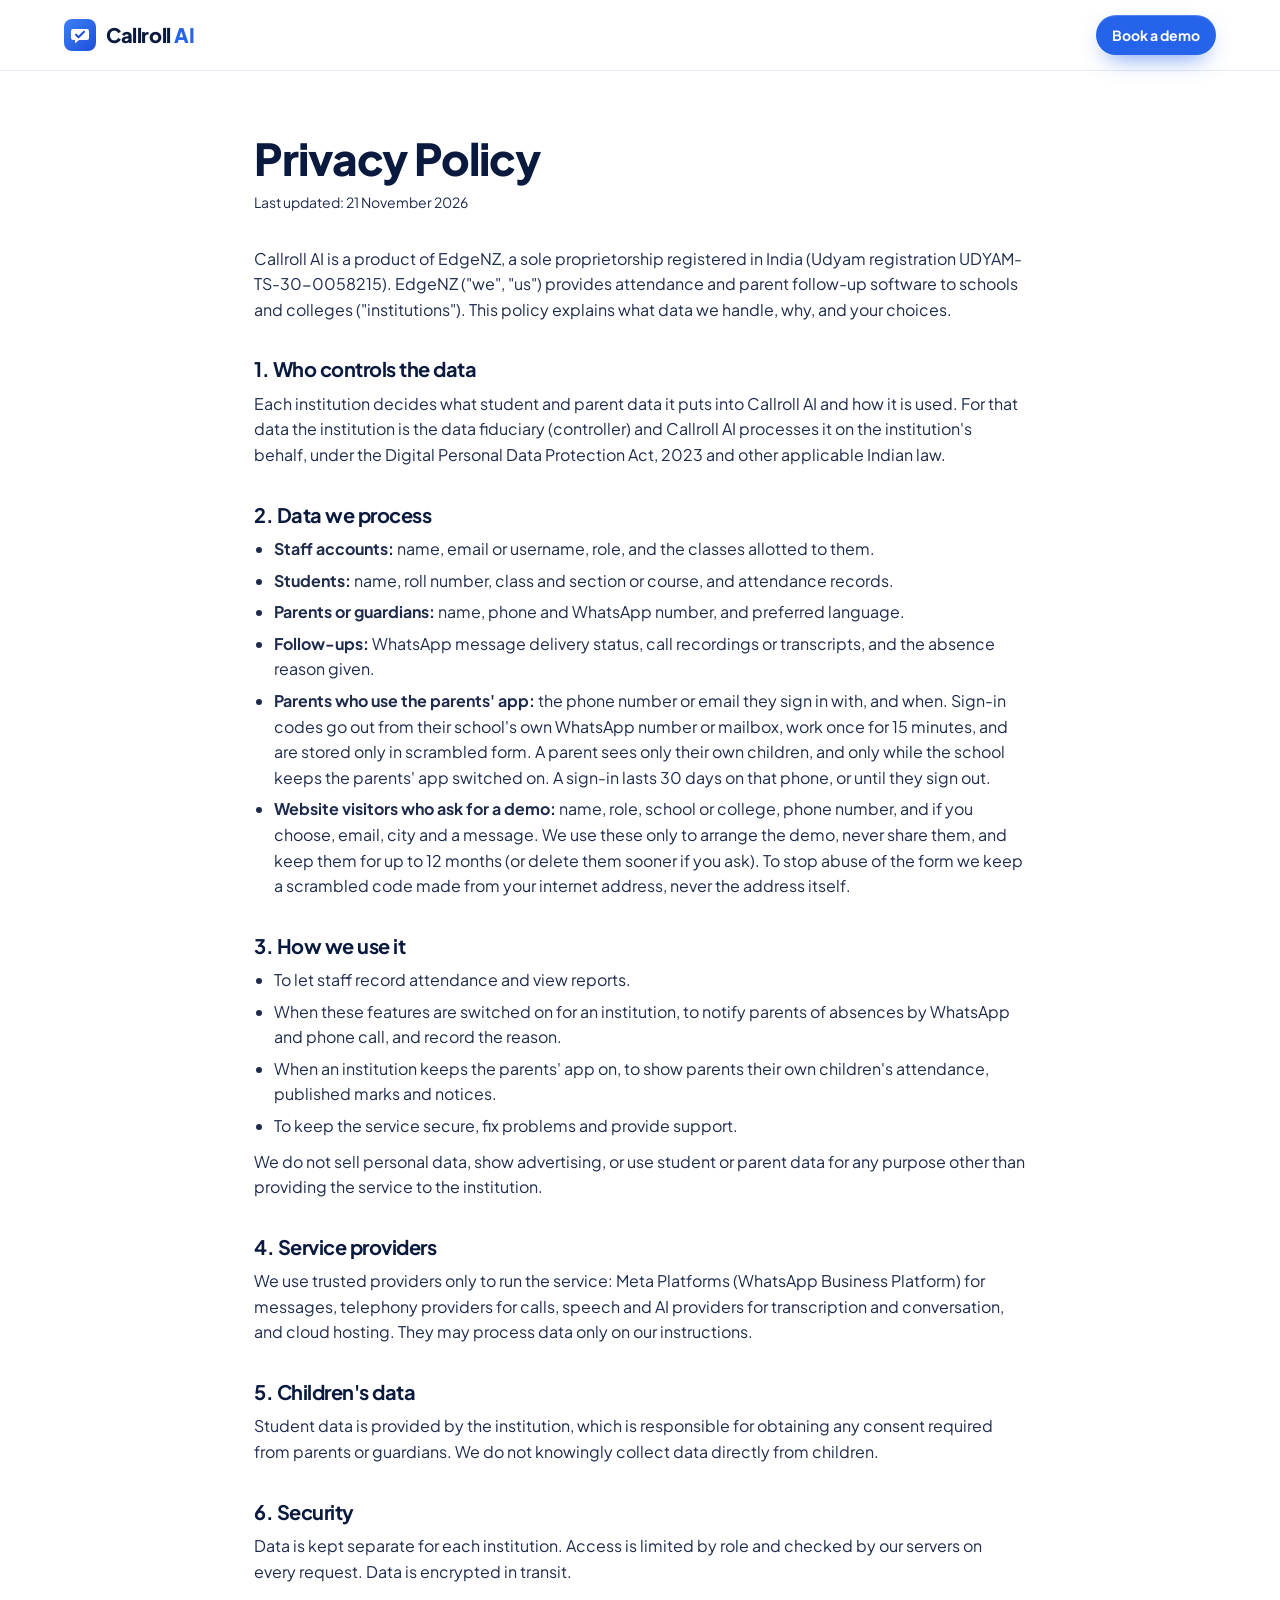
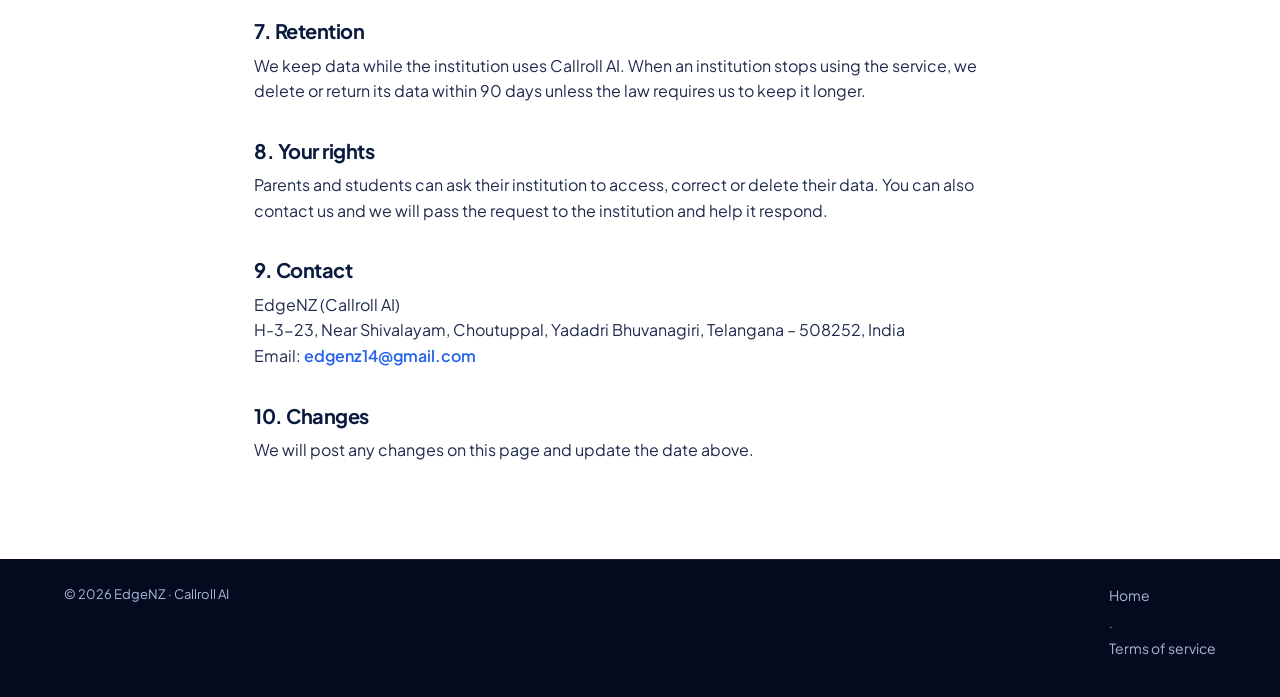
<file: privacy.html>
<!doctype html>
<html lang="en">
<head>
  <meta charset="utf-8">
  <meta name="viewport" content="width=device-width, initial-scale=1">
  <title>Privacy Policy — Callroll AI</title>
  <meta name="description" content="How Callroll AI collects, uses and protects data for schools, colleges, staff, students and parents.">
  <link rel="icon" href="favicon.svg" type="image/svg+xml">
  <link rel="preconnect" href="https://fonts.googleapis.com">
  <link rel="preconnect" href="https://fonts.gstatic.com" crossorigin>
  <link href="https://fonts.googleapis.com/css2?family=Plus+Jakarta+Sans:wght@400;500;600;700;800&display=swap" rel="stylesheet">
  <link rel="stylesheet" href="styles.css">
</head>
<body>
<header class="nav scrolled">
  <div class="container nav-inner">
    <a href="index.html" class="brand"><img src="favicon.svg" alt="" width="32" height="32"><span>Callroll <em>AI</em></span></a>
    <a href="index.html#contact" class="btn btn-primary btn-sm">Book a demo</a>
  </div>
</header>

<main class="legal container narrow">
  <h1>Privacy Policy</h1>
  <p class="legal-date">Last updated: 21 November 2026</p>

  <p>Callroll AI is a product of EdgeNZ, a sole proprietorship registered in India (Udyam registration UDYAM-TS-30-0058215). EdgeNZ ("we", "us") provides attendance and parent follow-up software to schools and colleges ("institutions"). This policy explains what data we handle, why, and your choices.</p>

  <h2>1. Who controls the data</h2>
  <p>Each institution decides what student and parent data it puts into Callroll AI and how it is used. For that data the institution is the data fiduciary (controller) and Callroll AI processes it on the institution's behalf, under the Digital Personal Data Protection Act, 2023 and other applicable Indian law.</p>

  <h2>2. Data we process</h2>
  <ul>
    <li><b>Staff accounts:</b> name, email or username, role, and the classes allotted to them.</li>
    <li><b>Students:</b> name, roll number, class and section or course, and attendance records.</li>
    <li><b>Parents or guardians:</b> name, phone and WhatsApp number, and preferred language.</li>
    <li><b>Follow-ups:</b> WhatsApp message delivery status, call recordings or transcripts, and the absence reason given.</li>
    <li><b>Parents who use the parents' app:</b> the phone number or email they sign in with, and when. Sign-in codes go out from their school's own WhatsApp number or mailbox, work once for 15 minutes, and are stored only in scrambled form. A parent sees only their own children, and only while the school keeps the parents' app switched on. A sign-in lasts 30 days on that phone, or until they sign out.</li>
    <li><b>Website visitors who ask for a demo:</b> name, role, school or college, phone number, and if you choose, email, city and a message. We use these only to arrange the demo, never share them, and keep them for up to 12 months (or delete them sooner if you ask). To stop abuse of the form we keep a scrambled code made from your internet address, never the address itself.</li>
  </ul>

  <h2>3. How we use it</h2>
  <ul>
    <li>To let staff record attendance and view reports.</li>
    <li>When these features are switched on for an institution, to notify parents of absences by WhatsApp and phone call, and record the reason.</li>
    <li>When an institution keeps the parents' app on, to show parents their own children's attendance, published marks and notices.</li>
    <li>To keep the service secure, fix problems and provide support.</li>
  </ul>
  <p>We do not sell personal data, show advertising, or use student or parent data for any purpose other than providing the service to the institution.</p>

  <h2>4. Service providers</h2>
  <p>We use trusted providers only to run the service: Meta Platforms (WhatsApp Business Platform) for messages, telephony providers for calls, speech and AI providers for transcription and conversation, and cloud hosting. They may process data only on our instructions.</p>

  <h2>5. Children's data</h2>
  <p>Student data is provided by the institution, which is responsible for obtaining any consent required from parents or guardians. We do not knowingly collect data directly from children.</p>

  <h2>6. Security</h2>
  <p>Data is kept separate for each institution. Access is limited by role and checked by our servers on every request. Data is encrypted in transit.</p>

  <h2>7. Retention</h2>
  <p>We keep data while the institution uses Callroll AI. When an institution stops using the service, we delete or return its data within 90 days unless the law requires us to keep it longer.</p>

  <h2>8. Your rights</h2>
  <p>Parents and students can ask their institution to access, correct or delete their data. You can also contact us and we will pass the request to the institution and help it respond.</p>

  <h2>9. Contact</h2>
  <p>EdgeNZ (Callroll AI)<br>
  H-3-23, Near Shivalayam, Choutuppal, Yadadri Bhuvanagiri, Telangana – 508252, India<br>
  Email: <a href="mailto:edgenz14@gmail.com">edgenz14@gmail.com</a></p>

  <h2>10. Changes</h2>
  <p>We will post any changes on this page and update the date above.</p>
</main>

<footer class="footer">
  <div class="container footer-bottom">
    <span>© 2026 EdgeNZ · Callroll AI</span>
    <span><a href="index.html">Home</a> · <a href="terms.html">Terms of service</a></span>
  </div>
</footer>
</body>
</html>
</file>
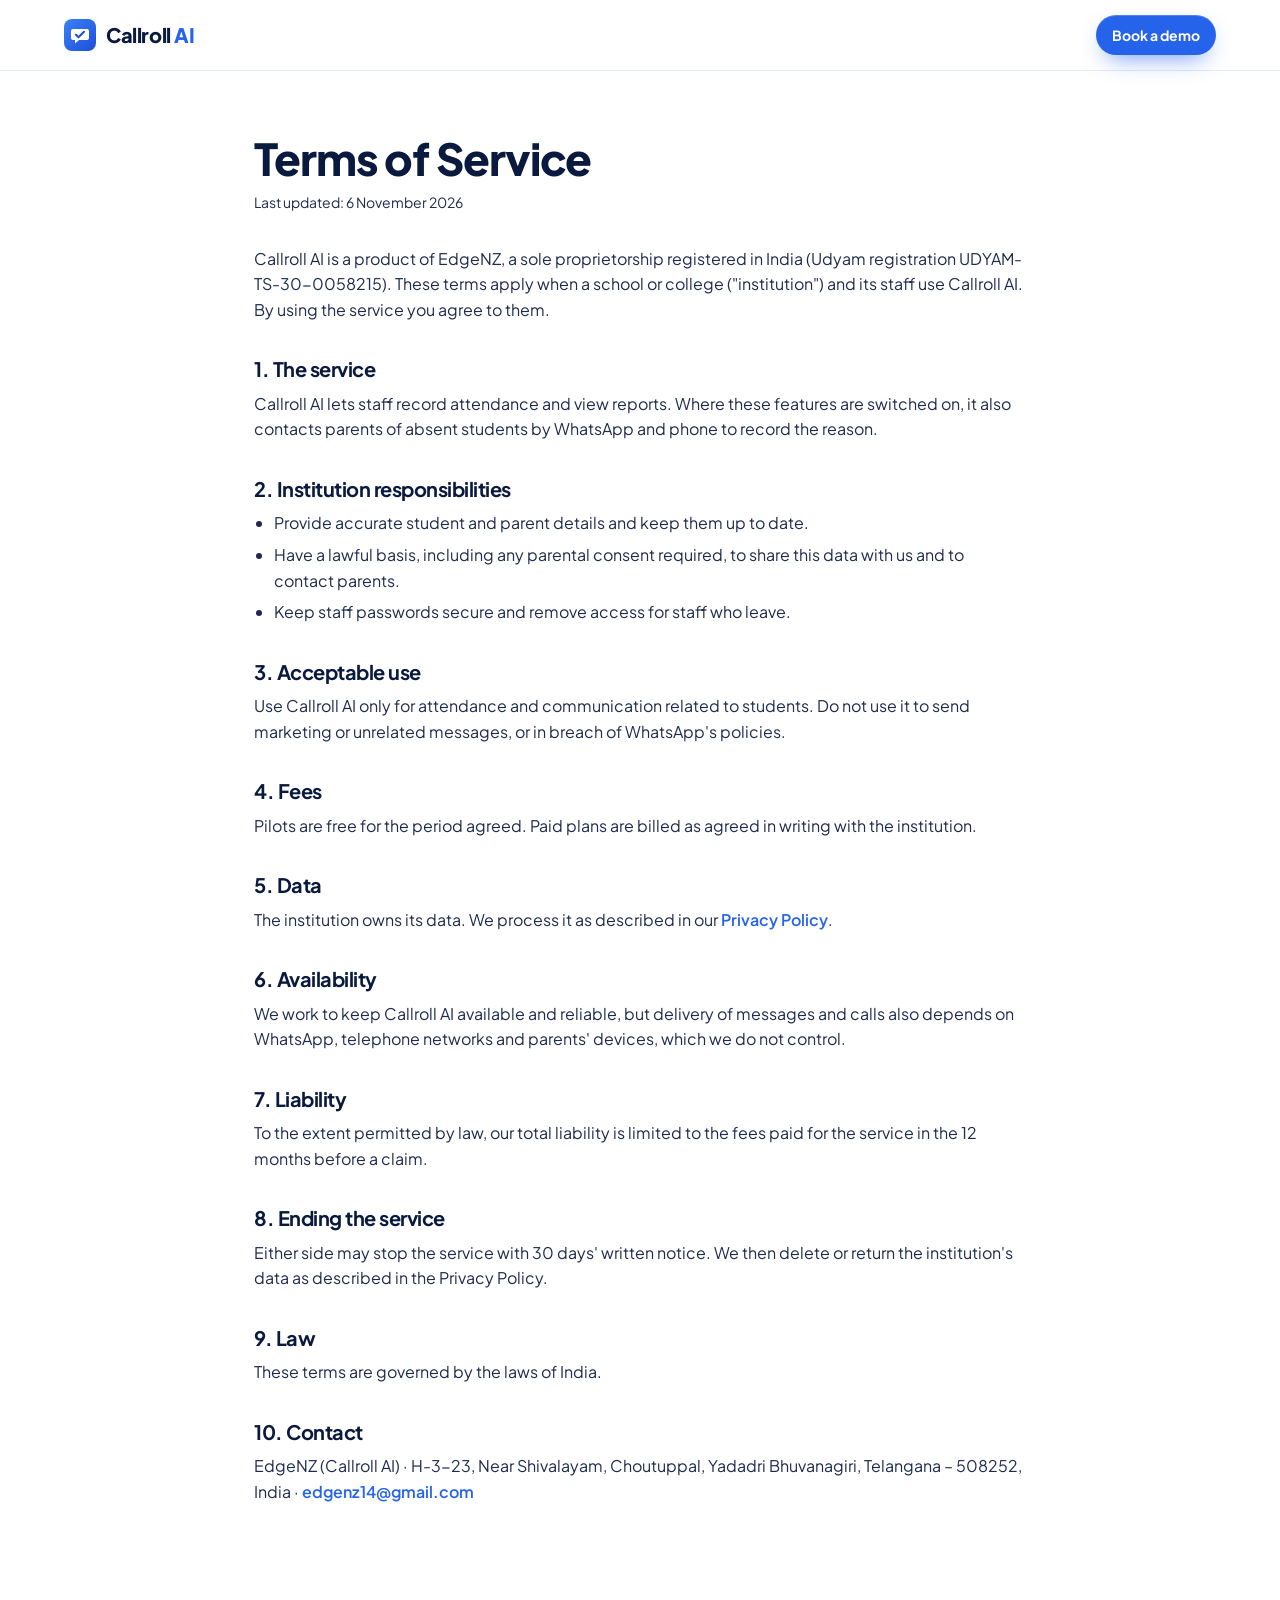
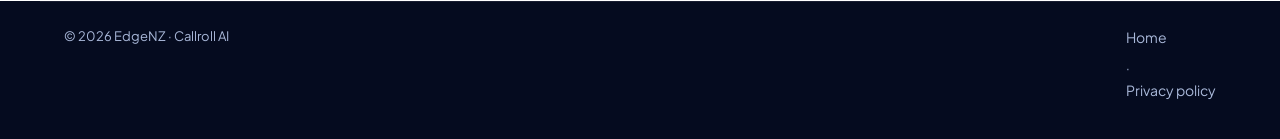
<file: terms.html>
<!doctype html>
<html lang="en">
<head>
  <meta charset="utf-8">
  <meta name="viewport" content="width=device-width, initial-scale=1">
  <title>Terms of Service — Callroll AI</title>
  <meta name="description" content="Terms for using Callroll AI's attendance and parent follow-up service.">
  <link rel="icon" href="favicon.svg" type="image/svg+xml">
  <link rel="preconnect" href="https://fonts.googleapis.com">
  <link rel="preconnect" href="https://fonts.gstatic.com" crossorigin>
  <link href="https://fonts.googleapis.com/css2?family=Plus+Jakarta+Sans:wght@400;500;600;700;800&display=swap" rel="stylesheet">
  <link rel="stylesheet" href="styles.css">
</head>
<body>
<header class="nav scrolled">
  <div class="container nav-inner">
    <a href="index.html" class="brand"><img src="favicon.svg" alt="" width="32" height="32"><span>Callroll <em>AI</em></span></a>
    <a href="index.html#contact" class="btn btn-primary btn-sm">Book a demo</a>
  </div>
</header>

<main class="legal container narrow">
  <h1>Terms of Service</h1>
  <p class="legal-date">Last updated: 6 November 2026</p>

  <p>Callroll AI is a product of EdgeNZ, a sole proprietorship registered in India (Udyam registration UDYAM-TS-30-0058215). These terms apply when a school or college ("institution") and its staff use Callroll AI. By using the service you agree to them.</p>

  <h2>1. The service</h2>
  <p>Callroll AI lets staff record attendance and view reports. Where these features are switched on, it also contacts parents of absent students by WhatsApp and phone to record the reason.</p>

  <h2>2. Institution responsibilities</h2>
  <ul>
    <li>Provide accurate student and parent details and keep them up to date.</li>
    <li>Have a lawful basis, including any parental consent required, to share this data with us and to contact parents.</li>
    <li>Keep staff passwords secure and remove access for staff who leave.</li>
  </ul>

  <h2>3. Acceptable use</h2>
  <p>Use Callroll AI only for attendance and communication related to students. Do not use it to send marketing or unrelated messages, or in breach of WhatsApp's policies.</p>

  <h2>4. Fees</h2>
  <p>Pilots are free for the period agreed. Paid plans are billed as agreed in writing with the institution.</p>

  <h2>5. Data</h2>
  <p>The institution owns its data. We process it as described in our <a href="privacy.html">Privacy Policy</a>.</p>

  <h2>6. Availability</h2>
  <p>We work to keep Callroll AI available and reliable, but delivery of messages and calls also depends on WhatsApp, telephone networks and parents' devices, which we do not control.</p>

  <h2>7. Liability</h2>
  <p>To the extent permitted by law, our total liability is limited to the fees paid for the service in the 12 months before a claim.</p>

  <h2>8. Ending the service</h2>
  <p>Either side may stop the service with 30 days' written notice. We then delete or return the institution's data as described in the Privacy Policy.</p>

  <h2>9. Law</h2>
  <p>These terms are governed by the laws of India.</p>

  <h2>10. Contact</h2>
  <p>EdgeNZ (Callroll AI) · H-3-23, Near Shivalayam, Choutuppal, Yadadri Bhuvanagiri, Telangana – 508252, India · <a href="mailto:edgenz14@gmail.com">edgenz14@gmail.com</a></p>
</main>

<footer class="footer">
  <div class="container footer-bottom">
    <span>© 2026 EdgeNZ · Callroll AI</span>
    <span><a href="index.html">Home</a> · <a href="privacy.html">Privacy policy</a></span>
  </div>
</footer>
</body>
</html>
</file>
<file: styles.css>
/* ============================================================
   Callroll AI — website
   Brand blue on white, deep navy for contrast, one font.
   ============================================================ */

:root {
  --navy-950: #050b1f;
  --navy: #0a1a3f;
  --ink: #1e2b4d;
  --muted: #5b6b8c;
  --line: #e4eaf6;
  --soft: #f5f8fe;
  --blue-900: #0b2a6f;
  --blue-700: #1d4ed8;
  --blue-600: #2563eb;
  --blue-500: #3b82f6;
  --blue-300: #93c5fd;
  --blue-100: #dbeafe;
  --blue-50: #eff6ff;
  --indigo: #6366f1;
  --violet: #8b5cf6;
  --cyan: #06b6d4;
  --green: #10b981;
  --green-ink: #047857;
  --amber: #f59e0b;
  --rose: #f43f5e;
  --white: #ffffff;
  --grad: linear-gradient(120deg, #2563eb 0%, #6366f1 50%, #06b6d4 100%);
  --radius: 20px;
  --radius-sm: 12px;
  --shadow-sm: 0 1px 2px rgba(10, 26, 63, .06), 0 2px 8px rgba(10, 26, 63, .04);
  --shadow: 0 12px 32px -12px rgba(29, 78, 216, .28), 0 4px 12px rgba(10, 26, 63, .06);
  --shadow-lg: 0 40px 80px -24px rgba(29, 78, 216, .38), 0 12px 28px rgba(10, 26, 63, .08);
  --ease: cubic-bezier(.2, .7, .2, 1);
  font-family: "Plus Jakarta Sans", system-ui, -apple-system, "Segoe UI", Roboto, sans-serif;
  color: var(--ink);
}

*, *::before, *::after { box-sizing: border-box; }
html { scroll-behavior: smooth; scroll-padding-top: 84px; }
body { margin: 0; background: var(--white); font-size: 16px; line-height: 1.6; -webkit-font-smoothing: antialiased; overflow-x: hidden; }
img { max-width: 100%; display: block; }
a { color: inherit; text-decoration: none; }
h1, h2, h3, h4 { color: var(--navy); margin: 0; line-height: 1.12; letter-spacing: -.025em; }
p { margin: 0; }
button { font: inherit; cursor: pointer; color: inherit; }
svg { width: 20px; height: 20px; fill: none; stroke: currentColor; stroke-width: 2; stroke-linecap: round; stroke-linejoin: round; flex: none; }
:focus-visible { outline: 3px solid var(--blue-300); outline-offset: 2px; border-radius: 8px; }

.container { width: 100%; max-width: 1200px; margin: 0 auto; padding: 0 24px; }
.container.narrow { max-width: 820px; }

/* ---------- Buttons ---------- */

.btn {
  display: inline-flex; align-items: center; justify-content: center; gap: 8px;
  border: 0; border-radius: 999px; font-weight: 700; padding: 12px 22px; font-size: 15px;
  transition: transform .2s var(--ease), box-shadow .2s var(--ease), background .2s, color .2s;
  white-space: nowrap;
}
.btn svg { width: 18px; height: 18px; transition: transform .2s var(--ease); }
.btn:hover svg { transform: translateX(2px); }
.btn-primary { background: var(--blue-600); color: var(--white); box-shadow: 0 10px 24px -10px rgba(37, 99, 235, .8), inset 0 1px 0 rgba(255, 255, 255, .2); }
.btn-primary:hover { background: var(--blue-700); transform: translateY(-1px); box-shadow: 0 16px 30px -12px rgba(37, 99, 235, .9); }
.btn-primary:disabled { opacity: .5; cursor: default; transform: none; }
.btn-ghost { background: var(--white); color: var(--navy); box-shadow: inset 0 0 0 1px var(--line), var(--shadow-sm); }
.btn-ghost:hover { box-shadow: inset 0 0 0 1px var(--blue-300), var(--shadow); transform: translateY(-1px); }
.btn-ghost svg { color: var(--blue-600); }
.btn-white { background: var(--white); color: var(--blue-700); }
.btn-white:hover { transform: translateY(-1px); box-shadow: 0 12px 24px -10px rgba(0, 0, 0, .4); }
.btn-sm { padding: 9px 16px; font-size: 14px; }
.btn-lg { padding: 15px 26px; font-size: 16px; }
.btn-block { width: 100%; }
.link-btn { background: none; border: 0; color: var(--blue-600); font-weight: 700; font-size: 14px; padding: 4px; }

/* ---------- Scroll progress & announcement ---------- */

.progress { position: fixed; inset: 0 0 auto; height: 3px; z-index: 60; pointer-events: none; }
.progress span { display: block; height: 100%; width: 100%; background: var(--grad); transform: scaleX(0); transform-origin: left; }

.announce {
  display: flex; align-items: center; justify-content: center; gap: 10px;
  padding: 9px 16px; background: var(--navy); color: var(--blue-100); font-size: 14px; font-weight: 600; text-align: center;
}
.announce:hover { color: var(--white); }
.announce svg { width: 16px; height: 16px; }
.announce-tag { padding: 2px 9px; border-radius: 999px; background: var(--grad); color: var(--white); font-size: 12px; font-weight: 800; }

/* ---------- Nav ---------- */

.nav { position: sticky; top: 0; z-index: 50; transition: background .3s, box-shadow .3s, backdrop-filter .3s; }
.nav.scrolled { background: rgba(255, 255, 255, .82); backdrop-filter: saturate(1.6) blur(14px); box-shadow: 0 1px 0 var(--line); }
.nav-inner { display: flex; align-items: center; justify-content: space-between; height: 70px; }
.brand { display: flex; align-items: center; gap: 10px; font-weight: 800; font-size: 20px; color: var(--navy); letter-spacing: -.02em; }
.brand em { font-style: normal; color: var(--blue-600); }
.brand.light { color: var(--white); }
.brand.light em { color: var(--blue-300); }
.nav-links { display: flex; align-items: center; gap: 4px; }
.nav-links a:not(.btn) { padding: 8px 12px; border-radius: 10px; font-size: 15px; font-weight: 600; color: var(--ink); transition: background .2s, color .2s; }
.nav-links a:not(.btn):hover { background: var(--blue-50); color: var(--blue-700); }
.nav-sep { width: 1px; height: 22px; background: var(--line); margin: 0 6px; }
.nav-cta { margin-left: 6px; }
.nav-toggle { display: none; width: 44px; height: 44px; border: 0; background: none; flex-direction: column; justify-content: center; gap: 5px; padding: 10px; }
.nav-toggle span { display: block; height: 2px; border-radius: 2px; background: var(--navy); transition: transform .25s var(--ease), opacity .2s; }
.nav-toggle[aria-expanded="true"] span:nth-child(1) { transform: translateY(7px) rotate(45deg); }
.nav-toggle[aria-expanded="true"] span:nth-child(2) { opacity: 0; }
.nav-toggle[aria-expanded="true"] span:nth-child(3) { transform: translateY(-7px) rotate(-45deg); }

/* ---------- Hero ---------- */

.hero { position: relative; padding: 72px 0 0; overflow: hidden; }
.hero-bg { position: absolute; inset: 0; pointer-events: none; z-index: -1; }
/* Soft colour blobs, drawn as gradients: a blur filter on moving layers is
   costly on phones. Each fades to its own colour at zero opacity, not
   "transparent", which some Safari builds blend through grey. */
.blob { position: absolute; border-radius: 50%; opacity: .75; animation: drift 18s ease-in-out infinite alternate; will-change: transform; }
.b1 { width: 760px; height: 760px; background: radial-gradient(circle, #bfdbfe 0%, rgba(191, 219, 254, .5) 35%, rgba(191, 219, 254, 0) 68%); top: -280px; left: -240px; }
.b2 { width: 680px; height: 680px; background: radial-gradient(circle, #c7d2fe 0%, rgba(199, 210, 254, .5) 35%, rgba(199, 210, 254, 0) 68%); top: -70px; right: -250px; animation-delay: -6s; }
.b3 { width: 580px; height: 580px; background: radial-gradient(circle, #a5f3fc 0%, rgba(165, 243, 252, .4) 35%, rgba(165, 243, 252, 0) 68%); bottom: -40px; left: calc(38% - 100px); opacity: .5; animation-delay: -11s; }
/* The grid fades out under a white overlay (cheaper than a mask); the blobs sit above it. */
.grid-lines {
  position: absolute; inset: 0;
  background-image: linear-gradient(rgba(29, 78, 216, .06) 1px, transparent 1px), linear-gradient(90deg, rgba(29, 78, 216, .06) 1px, transparent 1px);
  background-size: 44px 44px;
}
.grid-lines::after { content: ""; position: absolute; inset: 0; background: radial-gradient(ellipse 70% 60% at 50% 30%, rgba(255, 255, 255, 0) 30%, #fff 75%); }

.hero-inner { display: grid; grid-template-columns: 1fr; gap: 56px; text-align: center; }
.hero-copy { max-width: 860px; margin: 0 auto; }
.chip {
  display: inline-flex; align-items: center; gap: 8px; padding: 7px 14px 7px 10px; border-radius: 999px;
  background: rgba(255, 255, 255, .8); box-shadow: inset 0 0 0 1px var(--line), var(--shadow-sm);
  font-size: 14px; font-weight: 700; color: var(--blue-700);
}
.chip-dot { width: 8px; height: 8px; border-radius: 50%; background: var(--green); box-shadow: 0 0 0 4px rgba(16, 185, 129, .18); }
.hero h1 { margin: 22px 0 20px; font-size: clamp(40px, 6.6vw, 76px); font-weight: 800; letter-spacing: -.04em; line-height: 1.02; }
.grad { background: var(--grad); -webkit-background-clip: text; background-clip: text; color: transparent; background-size: 200% 100%; animation: shine 8s ease-in-out infinite; }
.lead { max-width: 680px; margin: 0 auto; font-size: clamp(17px, 1.8vw, 20px); color: var(--muted); }
.hero-actions { display: flex; flex-wrap: wrap; justify-content: center; gap: 12px; margin-top: 32px; }
.hero-proof { list-style: none; padding: 0; margin: 26px 0 0; display: flex; flex-wrap: wrap; justify-content: center; gap: 10px 24px; font-size: 14px; font-weight: 600; color: var(--muted); }
.hero-proof li { display: inline-flex; align-items: center; gap: 8px; }
.hero-proof svg { width: 18px; height: 18px; padding: 3px; border-radius: 50%; background: var(--green); color: var(--white); stroke-width: 3; }

/* The product picture */
.hero-stage { position: relative; max-width: 1040px; width: 100%; margin: 0 auto; padding: 0 40px 70px; perspective: 1600px; }
.window {
  position: relative; border-radius: 18px; background: var(--white); overflow: hidden; text-align: left;
  box-shadow: 0 0 0 1px rgba(10, 26, 63, .08), var(--shadow-lg);
  transform: rotateX(6deg); transform-origin: 50% 0; transition: transform .6s var(--ease);
}
.hero-stage:hover .window { transform: rotateX(0deg); }
.window-bar { display: flex; align-items: center; gap: 14px; height: 40px; padding: 0 14px; background: #f3f6fc; border-bottom: 1px solid var(--line); }
.dots { display: flex; gap: 6px; }
.dots i { width: 11px; height: 11px; border-radius: 50%; background: #e1e7f2; }
.dots i:first-child { background: #fda4af; }
.dots i:nth-child(2) { background: #fcd34d; }
.dots i:nth-child(3) { background: #86efac; }
.url { display: inline-flex; align-items: center; gap: 6px; margin: 0 auto; padding: 4px 14px; border-radius: 8px; background: var(--white); color: var(--muted); font-size: 12px; font-weight: 600; box-shadow: inset 0 0 0 1px var(--line); }
.url svg { width: 12px; height: 12px; }
.window-body { display: grid; grid-template-columns: 190px 1fr; min-height: 380px; }
.w-side { display: flex; flex-direction: column; gap: 4px; padding: 16px 12px; background: linear-gradient(180deg, #0b1d4d, #0a1533); }
.w-logo { display: flex; align-items: center; gap: 8px; margin-bottom: 14px; padding: 4px 6px; color: var(--white); font-weight: 800; font-size: 14px; }
.w-logo em { font-style: normal; color: var(--blue-300); }
.w-nav { display: flex; align-items: center; gap: 9px; padding: 8px 10px; border-radius: 9px; color: #a9b8d9; font-size: 12.5px; font-weight: 600; }
.w-nav svg { width: 16px; height: 16px; }
.w-nav.is-on { background: rgba(96, 165, 250, .16); color: var(--white); box-shadow: inset 0 0 0 1px rgba(147, 197, 253, .25); }
.w-main { padding: 18px 20px; background: #f7f9fe; display: grid; gap: 14px; align-content: start; }
.w-hello { display: flex; align-items: center; justify-content: space-between; }
.w-hello small { display: block; color: var(--muted); font-size: 12px; }
.w-hello strong { color: var(--navy); font-size: 18px; }
.w-live { display: inline-flex; align-items: center; gap: 6px; padding: 4px 10px; border-radius: 999px; background: rgba(16, 185, 129, .12); color: var(--green-ink); font-size: 12px; font-weight: 800; }
.w-live i { width: 7px; height: 7px; border-radius: 50%; background: var(--green); animation: blink 1.6s infinite; }
.w-kpis { display: grid; grid-template-columns: repeat(3, 1fr); gap: 12px; }
.w-kpi { padding: 12px 14px; border-radius: 12px; background: var(--white); box-shadow: inset 0 0 0 1px var(--line); }
.w-kpi small { display: block; color: var(--muted); font-size: 11.5px; font-weight: 600; }
.w-kpi strong { display: block; margin: 2px 0; color: var(--navy); font-size: 24px; font-weight: 800; letter-spacing: -.02em; font-variant-numeric: tabular-nums; }
.w-kpi strong small { display: inline; font-size: 13px; color: var(--muted); }
.w-kpi em { font-style: normal; font-size: 11.5px; font-weight: 700; color: var(--muted); }
.w-kpi em.up { color: var(--green-ink); }
.w-kpi em.warn { color: #b45309; }
.w-row { display: grid; grid-template-columns: 1.15fr 1fr; gap: 12px; }
.w-card { padding: 12px 14px; border-radius: 12px; background: var(--white); box-shadow: inset 0 0 0 1px var(--line); }
.w-card > small { display: block; margin-bottom: 8px; color: var(--muted); font-size: 11.5px; font-weight: 700; }
.bars { display: flex; align-items: flex-end; gap: 8px; height: 110px; }
.bars i { flex: 1; height: var(--h); border-radius: 6px 6px 3px 3px; background: linear-gradient(180deg, #93c5fd, #3b82f6); transform-origin: bottom; transform: scaleY(0); transition: transform .9s var(--ease); }
.bars i.hot { background: var(--grad); }
.is-live .bars i { transform: scaleY(1); }
.bars i:nth-child(2) { transition-delay: .06s; } .bars i:nth-child(3) { transition-delay: .12s; } .bars i:nth-child(4) { transition-delay: .18s; }
.bars i:nth-child(5) { transition-delay: .24s; } .bars i:nth-child(6) { transition-delay: .3s; } .bars i:nth-child(7) { transition-delay: .36s; }
.bar-days { display: flex; gap: 8px; margin-top: 6px; }
.bar-days span { flex: 1; text-align: center; color: var(--muted); font-size: 10.5px; font-weight: 700; }
.w-person { display: flex; align-items: center; gap: 9px; padding: 6px 0; border-top: 1px solid var(--line); }
.w-person:nth-of-type(1) { border-top: 0; }
.w-person > span:nth-child(2) { flex: 1; min-width: 0; }
.w-person b { display: block; color: var(--navy); font-size: 12.5px; }
.w-person small { color: var(--muted); font-size: 11px; }
.w-person em { font-style: normal; padding: 2px 8px; border-radius: 999px; background: #fef3c7; color: #92400e; font-size: 10.5px; font-weight: 700; white-space: nowrap; }
.av { display: grid; place-items: center; width: 28px; height: 28px; border-radius: 50%; color: var(--white); font-size: 10.5px; font-weight: 800; }
.a1 { background: #8b5cf6; } .a2 { background: #0ea5e9; } .a3 { background: #f43f5e; }

.hero-phone {
  position: absolute; right: -6px; bottom: 6px; width: 230px; padding: 10px; border-radius: 34px; text-align: left;
  background: #0b1530; box-shadow: 0 30px 60px -20px rgba(10, 26, 63, .55), inset 0 0 0 2px #24345e;
  animation: float 7s ease-in-out infinite;
}
.ph-notch { width: 70px; height: 18px; margin: 0 auto -18px; border-radius: 0 0 12px 12px; background: #0b1530; position: relative; z-index: 2; }
.ph-head { padding: 26px 16px 46px; border-radius: 26px 26px 0 0; background: linear-gradient(135deg, #2563eb, #6366f1); color: var(--white); }
.ph-head small { display: block; opacity: .85; font-size: 11px; }
.ph-head strong { display: block; font-size: 19px; }
.ph-head span { font-size: 10.5px; opacity: .85; }
.ph-ring { position: relative; width: 76px; height: 76px; margin: -38px auto 8px; border-radius: 50%; background: var(--white); box-shadow: var(--shadow); display: grid; place-items: center; }
.ph-ring svg, .mini-ring svg { position: absolute; inset: 6px; width: calc(100% - 12px); height: calc(100% - 12px); transform: rotate(-90deg); }
.ph-ring .track, .mini-ring .track { stroke: #e5e9f3; stroke-width: 3.5; }
.ph-ring .fill, .mini-ring .fill { stroke: #10b981; stroke-width: 3.5; stroke-dasharray: 97.4; stroke-dashoffset: 97.4; transition: stroke-dashoffset 1.4s var(--ease) .3s; }
.is-live .ph-ring .fill, .device .mini-ring .fill { stroke-dashoffset: 7.8; }
.ph-ring b { color: var(--navy); font-size: 17px; }
.ph-today { display: grid; gap: 5px; padding: 0 10px; background: var(--white); }
.ph-today span { display: flex; justify-content: space-between; align-items: center; padding: 7px 10px; border-radius: 10px; background: #f3f6fc; color: var(--ink); font-size: 11px; font-weight: 700; }
.ph-today .is-done { color: var(--green-ink); }
.ph-today .is-now { background: var(--blue-600); color: var(--white); box-shadow: 0 6px 14px -6px rgba(37, 99, 235, .8); }
.ph-today i { font-style: normal; padding: 1px 7px; border-radius: 999px; background: rgba(255, 255, 255, .22); font-size: 10px; }
.ph-notice { display: flex; gap: 8px; margin: 0; padding: 10px; border-radius: 0 0 26px 26px; background: var(--white); }
.ph-notice svg { width: 30px; height: 30px; padding: 7px; border-radius: 10px; background: #fff7ed; color: #ea580c; }
.ph-notice b { display: block; color: var(--navy); font-size: 11px; line-height: 1.3; }
.ph-notice small { color: var(--muted); font-size: 10px; }

.toasts { position: absolute; left: -6px; top: 34%; width: 250px; height: 74px; text-align: left; }
.toast {
  position: absolute; inset: 0 auto auto 0; width: 100%; display: flex; align-items: center; gap: 10px; padding: 12px 14px;
  border-radius: 16px; background: rgba(255, 255, 255, .92); backdrop-filter: blur(10px);
  box-shadow: 0 0 0 1px rgba(10, 26, 63, .06), 0 20px 40px -16px rgba(10, 26, 63, .35);
  opacity: 0; transform: translateY(14px) scale(.96); transition: opacity .5s var(--ease), transform .5s var(--ease);
}
.toast.is-on { opacity: 1; transform: none; }
.toast b { display: block; color: var(--navy); font-size: 13.5px; }
.toast small { color: var(--muted); font-size: 12px; }
.t-ic { display: grid; place-items: center; width: 36px; height: 36px; border-radius: 11px; color: var(--white); flex: none; }
.t-ic svg { width: 18px; height: 18px; stroke-width: 2.4; }
.t-ic.green { background: var(--green); } .t-ic.blue { background: var(--blue-600); }
.t-ic.violet { background: var(--violet); } .t-ic.amber { background: var(--amber); }

/* Marquee */
.marquee { position: relative; margin-top: 8px; padding: 22px 0; border-top: 1px solid var(--line); border-bottom: 1px solid var(--line); background: #fff; overflow: hidden; }
.marquee::before, .marquee::after { content: ""; position: absolute; top: 0; bottom: 0; z-index: 1; width: 12%; pointer-events: none; }
.marquee::before { left: 0; background: linear-gradient(90deg, #fff, rgba(255, 255, 255, 0)); }
.marquee::after { right: 0; background: linear-gradient(270deg, #fff, rgba(255, 255, 255, 0)); }
.marquee-track { display: flex; gap: 14px; width: max-content; animation: marquee 48s linear infinite; }
.marquee:hover .marquee-track { animation-play-state: paused; }
.marquee span { display: inline-flex; align-items: center; gap: 9px; padding: 9px 16px; border-radius: 999px; background: var(--white); box-shadow: inset 0 0 0 1px var(--line); color: var(--ink); font-size: 14.5px; font-weight: 700; white-space: nowrap; }
.marquee svg { width: 18px; height: 18px; color: var(--blue-600); }

/* ---------- Sections ---------- */

.section { position: relative; padding: 112px 0; }
.section-soft { background: linear-gradient(180deg, var(--soft), #fbfcff); }
.section-dark { background: radial-gradient(1000px 500px at 50% -10%, #1e3a8a 0%, transparent 60%), var(--navy-950); color: #c7d2ee; overflow: hidden; }
.section-head { max-width: 760px; margin: 0 auto 56px; text-align: center; }
.section-head h2 { font-size: clamp(30px, 4.4vw, 50px); font-weight: 800; }
.section-head p { margin-top: 16px; color: var(--muted); font-size: 18px; }
.section-head.light h2 { color: var(--white); }
.section-head.light p { color: #a9b8d9; }
.kicker { display: inline-block; margin-bottom: 14px; font-size: 13px; font-weight: 800; letter-spacing: .12em; text-transform: uppercase; background: var(--grad); -webkit-background-clip: text; background-clip: text; color: transparent; }
.section-dark .kicker, .kicker.light { background: linear-gradient(120deg, #93c5fd, #c4b5fd); -webkit-background-clip: text; background-clip: text; }

/* Cards that follow the pointer with a soft light */
.spot { position: relative; overflow: hidden; }
.spot::before {
  content: ""; position: absolute; inset: 0; border-radius: inherit; pointer-events: none; opacity: 0; transition: opacity .3s;
  background: radial-gradient(260px circle at var(--x, 50%) var(--y, 50%), rgba(59, 130, 246, .12), transparent 60%);
}
.spot:hover::before { opacity: 1; }

/* ---------- Value ---------- */

.value-grid { display: grid; grid-template-columns: repeat(4, 1fr); gap: 20px; }
.value { padding: 28px; border-radius: var(--radius); background: var(--white); box-shadow: inset 0 0 0 1px var(--line); transition: transform .3s var(--ease), box-shadow .3s; }
.value:hover { transform: translateY(-6px); box-shadow: inset 0 0 0 1px var(--blue-100), var(--shadow); }
.v-icon { display: grid; place-items: center; width: 50px; height: 50px; margin-bottom: 20px; border-radius: 15px; color: var(--white); }
.v-icon svg { width: 24px; height: 24px; }
.v-icon.blue { background: linear-gradient(135deg, #3b82f6, #1d4ed8); box-shadow: 0 10px 20px -8px rgba(37, 99, 235, .7); }
.v-icon.violet { background: linear-gradient(135deg, #a78bfa, #6366f1); box-shadow: 0 10px 20px -8px rgba(99, 102, 241, .7); }
.v-icon.green { background: linear-gradient(135deg, #34d399, #059669); box-shadow: 0 10px 20px -8px rgba(5, 150, 105, .6); }
.v-icon.amber { background: linear-gradient(135deg, #fbbf24, #ea580c); box-shadow: 0 10px 20px -8px rgba(234, 88, 12, .6); }
.value h3 { margin-bottom: 8px; font-size: 19px; }
.value p { color: var(--muted); font-size: 15px; }

/* ---------- Platform tour ---------- */

.tour { display: grid; gap: 18px; }
.tour-tabs { display: grid; grid-template-columns: repeat(6, minmax(0, 1fr)); gap: 8px; }
.tour-tab {
  position: relative; display: flex; flex-direction: column; align-items: flex-start; gap: 10px; width: 100%; padding: 14px 14px 20px; overflow: hidden;
  border: 0; border-radius: 16px; background: transparent; text-align: left; transition: background .25s, box-shadow .25s;
}
.tour-tab > svg { width: 40px; height: 40px; padding: 10px; border-radius: 12px; background: var(--white); color: var(--muted); box-shadow: inset 0 0 0 1px var(--line); transition: all .25s; }
.tour-tab b { display: block; color: var(--navy); font-size: 15.5px; }
.tour-tab small { color: var(--muted); font-size: 13px; }
.tour-tab:hover { background: rgba(255, 255, 255, .7); }
.tour-tab.is-on { background: var(--white); box-shadow: var(--shadow); }
.tour-tab.is-on > svg { background: var(--blue-600); color: var(--white); box-shadow: 0 8px 16px -8px rgba(37, 99, 235, .8); }
.tab-bar { position: absolute; left: 16px; right: 16px; bottom: 6px; height: 3px; border-radius: 3px; background: transparent; overflow: hidden; }
.tour-tab.is-on .tab-bar { background: var(--line); }
.tour-tab.is-on .tab-bar::after { content: ""; position: absolute; inset: 0; background: var(--grad); transform-origin: left; animation: fill-bar var(--tab-ms, 7000ms) linear forwards; }
.tour.is-paused .tab-bar::after { animation: none !important; transform: scaleX(1); opacity: .35; }

.tour-stage { min-height: 520px; padding: 32px; border-radius: 28px; background: var(--white); box-shadow: inset 0 0 0 1px var(--line), var(--shadow); }
.tour-panel { display: grid; grid-template-columns: minmax(0, .85fr) minmax(0, 1.15fr); gap: 40px; align-items: center; animation: panel-in .5s var(--ease); }
.tour-panel[hidden] { display: none; }
.tp-copy h3 { font-size: 26px; margin-bottom: 12px; }
.tp-copy p { color: var(--muted); }
.ticks { list-style: none; padding: 0; margin: 20px 0 0; display: grid; gap: 10px; }
.ticks li { position: relative; padding-left: 30px; color: var(--ink); font-size: 15px; font-weight: 600; }
.ticks li::before { content: ""; position: absolute; left: 0; top: 2px; width: 20px; height: 20px; border-radius: 50%; background: var(--blue-50) url("data:image/svg+xml,%3Csvg xmlns='http://www.w3.org/2000/svg' viewBox='0 0 24 24' fill='none' stroke='%232563eb' stroke-width='3' stroke-linecap='round' stroke-linejoin='round'%3E%3Cpath d='M6 12.5l4 4L18 8'/%3E%3C/svg%3E") center / 13px no-repeat; }

.mock { border-radius: 20px; background: var(--soft); padding: 16px; box-shadow: inset 0 0 0 1px var(--line); }
.m-head { display: flex; justify-content: space-between; align-items: flex-start; gap: 10px; margin-bottom: 12px; }
.m-head b { display: block; color: var(--navy); font-size: 15px; }
.m-head small { color: var(--muted); font-size: 12.5px; }
.m-chip { display: inline-flex; align-items: center; gap: 5px; padding: 4px 10px; border-radius: 999px; background: var(--white); color: var(--muted); font-size: 12px; font-weight: 700; white-space: nowrap; box-shadow: inset 0 0 0 1px var(--line); }
.m-chip svg { width: 13px; height: 13px; }
.m-chip.now { background: var(--blue-600); color: var(--white); box-shadow: none; }
.m-chip.ai { background: linear-gradient(120deg, #8b5cf6, #2563eb); color: var(--white); box-shadow: none; }
.m-chip.ok { background: rgba(16, 185, 129, .14); color: var(--green-ink); box-shadow: none; }

/* Attendance mock */
.att-list { list-style: none; margin: 0; padding: 0; display: grid; gap: 8px; }
.att-list button { width: 100%; display: flex; align-items: center; gap: 12px; padding: 10px 12px; border: 0; border-radius: 14px; background: var(--white); text-align: left; box-shadow: inset 0 0 0 1px var(--line); transition: box-shadow .2s, background .2s; }
.att-list button:hover { box-shadow: inset 0 0 0 1px var(--blue-300); }
.att-list .roll { width: 34px; height: 34px; border-radius: 10px; display: grid; place-items: center; background: var(--blue-50); color: var(--blue-700); font-size: 12px; font-weight: 800; flex: none; }
.att-list .nm { flex: 1; min-width: 0; color: var(--navy); font-weight: 700; font-size: 14px; }
.att-list .nm small { display: block; color: var(--muted); font-weight: 600; font-size: 12px; }
.att-list .st { padding: 4px 12px; border-radius: 999px; background: rgba(16, 185, 129, .12); color: var(--green-ink); font-size: 12px; font-weight: 800; min-width: 74px; text-align: center; transition: all .2s; }
.att-list button[aria-pressed="true"] { background: #fff1f2; box-shadow: inset 0 0 0 1.5px #fda4af; }
.att-list button[aria-pressed="true"] .st { background: var(--rose); color: var(--white); }
.att-list button[aria-pressed="true"] .roll { background: #ffe4e6; color: #be123c; }
.att-foot { display: flex; align-items: center; justify-content: space-between; gap: 10px; margin-top: 12px; padding: 12px; border-radius: 14px; background: var(--white); box-shadow: inset 0 0 0 1px var(--line); }
.att-count { color: var(--muted); font-size: 13.5px; }
.att-count b { color: var(--green-ink); }
.att-count b.red { color: #be123c; }
.att-foot .btn.is-saved { background: var(--green); box-shadow: none; }

/* Timetable mock */
.tt { display: grid; grid-template-columns: 46px repeat(5, 1fr); gap: 5px; }
.tt .d { text-align: center; color: var(--muted); font-size: 11px; font-weight: 800; text-transform: uppercase; letter-spacing: .06em; }
.tt .h { display: flex; align-items: center; color: var(--muted); font-size: 11px; font-weight: 700; }
.tt i { display: grid; place-items: center; height: 38px; border-radius: 9px; font-style: normal; font-size: 11.5px; font-weight: 800; border-left: 3px solid var(--c); background: color-mix(in srgb, var(--c) 12%, white); color: var(--navy); }
.tt i.is-now { position: relative; background: var(--c); color: var(--white); box-shadow: 0 0 0 3px color-mix(in srgb, var(--c) 30%, transparent); animation: now-pulse 2s infinite; }
.tt i.is-now::after { content: "NOW"; position: absolute; top: -7px; right: -4px; padding: 0 5px; border-radius: 6px; background: var(--navy); color: var(--white); font-size: 8.5px; letter-spacing: .05em; }
.c1 { --c: #2563eb; } .c2 { --c: #16a34a; } .c3 { --c: #d97706; } .c4 { --c: #db2777; } .c5 { --c: #7c3aed; } .c6 { --c: #0891b2; }
.qr-card { display: flex; align-items: center; gap: 12px; margin-top: 12px; padding: 12px; border-radius: 14px; background: var(--navy); color: #c7d2ee; }
.qr { display: grid; place-items: center; width: 52px; height: 52px; border-radius: 12px; background: var(--white); color: var(--navy); flex: none; }
.qr svg { width: 34px; height: 34px; stroke-width: 2.2; }
.qr-card b { display: block; color: var(--white); font-size: 14px; }
.qr-card small { font-size: 12px; }

/* AI test writer mock */
.ai-chat { display: grid; gap: 10px; min-height: 250px; align-content: start; }
.msg { max-width: 88%; padding: 10px 14px; border-radius: 16px; font-size: 13.5px; font-weight: 600; }
.msg.me { justify-self: end; background: var(--blue-600); color: var(--white); border-bottom-right-radius: 5px; }
.msg.bot { justify-self: start; background: var(--white); box-shadow: inset 0 0 0 1px var(--line); }
.typing { display: flex; gap: 5px; padding: 14px 16px; }
.typing i { width: 7px; height: 7px; border-radius: 50%; background: var(--blue-300); animation: dots 1.2s infinite; }
.typing i:nth-child(2) { animation-delay: .15s; } .typing i:nth-child(3) { animation-delay: .3s; }
.q-list { display: grid; gap: 8px; }
.q { display: flex; gap: 10px; padding: 10px 12px; border-radius: 14px; background: var(--white); box-shadow: inset 0 0 0 1px var(--line); cursor: pointer; opacity: 0; transform: translateY(8px); transition: opacity .4s var(--ease), transform .4s var(--ease), box-shadow .2s; }
.q.is-in { opacity: 1; transform: none; }
.q:has(input:checked) { box-shadow: inset 0 0 0 1.5px var(--blue-500); }
.q input { width: 18px; height: 18px; margin-top: 2px; accent-color: var(--blue-600); flex: none; }
.q b { display: block; color: var(--navy); font-size: 13.5px; line-height: 1.35; }
.q small { color: var(--muted); font-size: 12px; }
.ai-foot, .marks-foot { display: flex; align-items: center; justify-content: space-between; gap: 10px; margin-top: 12px; }
.ai-foot span, .marks-foot small { color: var(--muted); font-size: 13px; font-weight: 600; }

/* Marks mock */
.marks-scroll { overflow-x: auto; border-radius: 14px; background: var(--white); box-shadow: inset 0 0 0 1px var(--line); }
.marks { width: 100%; border-collapse: collapse; font-size: 13.5px; }
.marks th { padding: 10px 10px; color: var(--muted); font-size: 11px; font-weight: 800; letter-spacing: .06em; text-transform: uppercase; text-align: left; border-bottom: 1px solid var(--line); }
.marks td { padding: 7px 10px; border-bottom: 1px solid var(--line); color: var(--navy); font-weight: 700; font-variant-numeric: tabular-nums; white-space: nowrap; }
.marks tr:last-child td { border-bottom: 0; }
.marks input { width: 54px; padding: 6px 8px; border: 1.5px solid var(--line); border-radius: 9px; font: inherit; font-weight: 700; color: var(--navy); text-align: center; transition: border-color .2s, background .2s; }
.marks input:focus { outline: none; border-color: var(--blue-500); background: var(--blue-50); }
.marks input.is-fail { border-color: #fda4af; color: #be123c; background: #fff1f2; }
.marks .rank { display: inline-grid; place-items: center; min-width: 26px; height: 26px; padding: 0 6px; border-radius: 8px; background: var(--soft); font-size: 12px; }
.marks .rank.r1 { background: linear-gradient(135deg, #fde68a, #f59e0b); color: #78350f; }
.marks .fail { color: #be123c; }
.marks .flash { animation: flash .6s var(--ease); }

/* Notice mock */
.mock-notice { display: grid; gap: 12px; }
.notice-card { padding: 16px; border-radius: 16px; background: var(--white); border-left: 4px solid var(--blue-600); box-shadow: inset 0 0 0 1px var(--line); }
.notice-card.dim { border-left-color: var(--line); opacity: .75; }
.n-tags { display: flex; gap: 6px; margin-bottom: 8px; }
.tag { padding: 2px 9px; border-radius: 999px; background: var(--soft); color: var(--muted); font-size: 11.5px; font-weight: 800; }
.tag.pin { background: var(--blue-50); color: var(--blue-700); }
.notice-card > b { display: block; color: var(--navy); font-size: 16px; }
.notice-card p { margin: 6px 0 10px; color: var(--muted); font-size: 14px; }
.n-foot { display: flex; flex-wrap: wrap; align-items: center; justify-content: space-between; gap: 8px; }
.n-foot small { color: var(--muted); font-size: 12.5px; }
.seen { display: inline-flex; align-items: center; gap: 8px; color: var(--ink); font-size: 12.5px; font-weight: 700; }
.seen b { font-variant-numeric: tabular-nums; }
.seen-bar { position: relative; width: 70px; height: 6px; border-radius: 6px; background: var(--soft); overflow: hidden; }
.seen-bar i { position: absolute; inset: 0 auto 0 0; width: 0; border-radius: 6px; background: var(--green); transition: width .25s linear; }

/* Reports mock */
.rep-bars { display: grid; gap: 12px; padding: 14px; border-radius: 14px; background: var(--white); box-shadow: inset 0 0 0 1px var(--line); }
.rep-bars div { display: grid; grid-template-columns: 74px 1fr 40px; align-items: center; gap: 10px; }
.rep-bars span { color: var(--muted); font-size: 12.5px; font-weight: 700; }
.rep-bars b { color: var(--navy); font-size: 13px; text-align: right; }
.rep-bars i { position: relative; height: 18px; border-radius: 6px; background: var(--soft); }
.rep-bars i::before, .rep-bars i::after { content: ""; position: absolute; left: 0; border-radius: 6px; transform-origin: left; transform: scaleX(0); transition: transform 1s var(--ease); }
.rep-bars i::before { top: 0; height: 18px; width: var(--a); background: linear-gradient(90deg, #60a5fa, #2563eb); }
.rep-bars i::after { top: 7px; height: 4px; width: var(--b); background: var(--navy); opacity: .55; }
.tour-panel:not([hidden]) .rep-bars.is-on i::before, .tour-panel:not([hidden]) .rep-bars.is-on i::after { transform: scaleX(1); }
.rep-legend { display: flex; gap: 16px; margin: 10px 2px; font-size: 12px; font-weight: 700; color: var(--muted); }
.rep-legend span::before { content: ""; display: inline-block; width: 10px; height: 10px; margin-right: 6px; border-radius: 3px; vertical-align: -1px; }
.rep-legend .now::before { background: #2563eb; }
.rep-legend .before::before { background: var(--navy); opacity: .55; }
.rep-short { display: grid; gap: 6px; padding: 12px 14px; border-radius: 14px; background: #fff7ed; box-shadow: inset 0 0 0 1px #fed7aa; font-size: 13px; }
.rep-short b { color: #9a3412; }
.rep-short span { color: var(--ink); font-weight: 600; }

/* ---------- Segmented switch ---------- */

.switch { position: relative; display: inline-grid; grid-template-columns: 1fr 1fr; margin: 28px 0 24px; padding: 5px; border-radius: 999px; background: var(--soft); box-shadow: inset 0 0 0 1px var(--line); }
.switch button { position: relative; z-index: 1; padding: 10px 20px; border: 0; background: none; border-radius: 999px; color: var(--muted); font-weight: 700; font-size: 14.5px; transition: color .3s; }
.switch button.is-on { color: var(--white); }
.switch-pill { position: absolute; top: 5px; bottom: 5px; left: 5px; width: calc(50% - 5px); border-radius: 999px; background: var(--blue-600); box-shadow: 0 8px 16px -8px rgba(37, 99, 235, .8); transition: transform .35s var(--ease); }
.switch.right .switch-pill { transform: translateX(100%); }

/* ---------- Student apps ---------- */

.students { display: grid; grid-template-columns: 1fr 1fr; gap: 64px; align-items: center; }
.students-copy h2 { font-size: clamp(30px, 4.2vw, 48px); font-weight: 800; }
.students-copy > p { margin-top: 16px; color: var(--muted); font-size: 18px; }
.app-points { list-style: none; padding: 0; margin: 0; display: grid; gap: 16px; }
.app-points[hidden] { display: none; }
.app-points li { display: flex; gap: 14px; color: var(--muted); font-size: 15px; animation: panel-in .45s var(--ease); }
.app-points svg { width: 44px; height: 44px; padding: 11px; border-radius: 13px; background: var(--blue-50); color: var(--blue-700); }
.app-points b { display: block; color: var(--navy); font-size: 16px; }

.students-visual { display: grid; place-items: center; position: relative; }
.students-visual::before { content: ""; position: absolute; width: 380px; height: 380px; border-radius: 50%; background: radial-gradient(circle, rgba(99, 102, 241, .25), transparent 65%); }
.device { position: relative; width: 300px; padding: 12px; border-radius: 42px; background: #0b1530; box-shadow: 0 50px 90px -30px rgba(10, 26, 63, .6), inset 0 0 0 2px #24345e; animation: panel-in .5s var(--ease); }
.device[hidden] { display: none; }
.d-screen { display: grid; gap: 10px; padding-bottom: 14px; border-radius: 32px; background: #f3f6fc; overflow: hidden; }
.d-hero { padding: 30px 20px 52px; color: var(--white); }
.d-hero.blue { background: linear-gradient(135deg, #2563eb, #6366f1); }
.d-hero.violet { background: linear-gradient(135deg, #7c3aed, #ec4899); }
.d-hero small { display: block; opacity: .85; font-size: 12px; }
.d-hero strong { display: block; font-size: 24px; }
.d-hero span { font-size: 12px; opacity: .9; }
.d-card { margin: 0 12px; padding: 12px 14px; border-radius: 18px; background: var(--white); box-shadow: var(--shadow-sm); }
.ring-card { display: flex; align-items: center; gap: 12px; margin-top: -42px; }
.ring-card b { display: block; color: var(--navy); font-size: 14px; }
.ring-card small.ok { color: var(--green-ink); font-size: 12px; font-weight: 700; }
.mini-ring { position: relative; width: 62px; height: 62px; display: grid; place-items: center; flex: none; }
.mini-ring svg { inset: 2px; width: calc(100% - 4px); height: calc(100% - 4px); }
.mini-ring b { font-size: 14px; color: var(--navy); }
.d-tiles { display: grid; grid-template-columns: repeat(3, 1fr); gap: 8px; margin: 0 12px; }
.d-tiles span { position: relative; display: grid; justify-items: center; gap: 6px; padding: 11px 4px; border-radius: 16px; background: var(--white); color: var(--navy); font-size: 11px; font-weight: 700; box-shadow: var(--shadow-sm); }
.d-tiles svg { width: 34px; height: 34px; padding: 8px; border-radius: 11px; color: var(--white); }
.d-tiles b { position: absolute; top: 5px; right: 8px; min-width: 18px; padding: 0 5px; border-radius: 999px; background: var(--rose); color: var(--white); font-size: 10px; }
.t-blue svg { background: #2563eb; } .t-orange svg { background: #ea580c; } .t-pink svg { background: #db2777; }
.t-amber svg { background: #d97706; } .t-violet svg { background: #7c3aed; } .t-aqua svg { background: #0d9488; }
.d-card.result { display: flex; align-items: center; gap: 10px; }
.d-card.result > span:first-child { flex: 1; }
.d-card.result b { display: block; color: var(--navy); font-size: 14px; }
.d-card.result small { color: var(--muted); font-size: 11.5px; }
.score { color: var(--navy); font-size: 22px; font-weight: 800; }
.score small { color: var(--muted); font-size: 12px; }
.pass { font-style: normal; padding: 3px 9px; border-radius: 999px; background: rgba(16, 185, 129, .14); color: var(--green-ink); font-size: 11px; font-weight: 800; }
.d-card.doubt { display: grid; gap: 8px; margin-top: -42px; }
.d-q { justify-self: end; padding: 8px 12px; border-radius: 14px 14px 4px 14px; background: #7c3aed; color: var(--white); font-size: 12.5px; font-weight: 700; }
.d-a { display: flex; gap: 8px; padding: 10px 12px; border-radius: 14px 14px 14px 4px; background: #f5f3ff; color: var(--ink); font-size: 12.5px; line-height: 1.45; }
.d-a svg { width: 16px; height: 16px; margin-top: 2px; color: #7c3aed; }
.d-card.doubt small { color: var(--muted); font-size: 11px; }
.d-card.hw { display: flex; align-items: center; justify-content: space-between; }
.d-card.hw b { display: block; color: var(--navy); font-size: 13.5px; }
.d-card.hw small { color: #b45309; font-size: 11.5px; font-weight: 700; }
.d-card.hw em { font-style: normal; padding: 3px 9px; border-radius: 999px; background: #fef3c7; color: #92400e; font-size: 11px; font-weight: 800; }
.d-card.xp b { display: block; color: var(--navy); font-size: 13.5px; }
.d-card.xp small { color: var(--muted); font-size: 11.5px; }
.xp-bar { display: block; height: 8px; margin-top: 8px; border-radius: 8px; background: #ede9fe; overflow: hidden; }
.xp-bar i { display: block; width: 80%; height: 100%; border-radius: 8px; background: linear-gradient(90deg, #8b5cf6, #ec4899); }

/* ---------- AI (dark) ---------- */

.dark-glow { position: absolute; width: 900px; height: 900px; left: 50%; top: 30%; transform: translateX(-50%); background: radial-gradient(circle, rgba(99, 102, 241, .18), transparent 60%); pointer-events: none; }
.ai-grid { position: relative; display: grid; grid-template-columns: repeat(3, 1fr); gap: 20px; }
.ai-card { display: flex; flex-direction: column; gap: 14px; padding: 26px; border-radius: 24px; background: linear-gradient(180deg, rgba(255, 255, 255, .06), rgba(255, 255, 255, .02)); box-shadow: inset 0 0 0 1px rgba(255, 255, 255, .1); transition: transform .3s var(--ease), box-shadow .3s; }
.ai-card:hover { transform: translateY(-6px); box-shadow: inset 0 0 0 1px rgba(147, 197, 253, .35), 0 30px 60px -30px rgba(37, 99, 235, .6); }
.ai-card.spot::before { background: radial-gradient(260px circle at var(--x, 50%) var(--y, 50%), rgba(147, 197, 253, .14), transparent 60%); }
.ai-label { display: inline-flex; align-items: center; gap: 8px; color: #93c5fd; font-size: 13px; font-weight: 800; letter-spacing: .06em; text-transform: uppercase; }
.ai-label svg { width: 18px; height: 18px; }
.ai-card h3 { color: var(--white); font-size: 22px; }
.ai-card > p { color: #a9b8d9; font-size: 14.5px; }
.chat-demo { display: grid; gap: 8px; min-height: 132px; align-content: start; }
.cd { max-width: 92%; padding: 10px 13px; border-radius: 14px; font-size: 13.5px; line-height: 1.45; }
.cd.me { justify-self: end; background: var(--blue-600); color: var(--white); border-bottom-right-radius: 4px; }
.cd.bot { justify-self: start; background: rgba(255, 255, 255, .08); color: #e2e8f8; border-bottom-left-radius: 4px; box-shadow: inset 0 0 0 1px rgba(255, 255, 255, .08); }
.cd.bot b { color: var(--white); }
[data-chat] .cd { opacity: 0; transform: translateY(8px); transition: opacity .45s var(--ease), transform .45s var(--ease); }
[data-chat].is-on .cd.me { opacity: 1; transform: none; }
[data-chat].is-on .cd.bot { opacity: 1; transform: none; transition-delay: .9s; }
.pdf-demo { display: grid; gap: 8px; min-height: 132px; }
.pdf-demo span { display: flex; align-items: center; gap: 8px; padding: 9px 12px; border-radius: 12px; font-size: 13px; font-weight: 600; }
.pdf { background: rgba(255, 255, 255, .08); color: var(--white); }
.pdf svg { color: #fca5a5; width: 18px; height: 18px; }
.chap { color: #a9b8d9; box-shadow: inset 0 0 0 1px rgba(255, 255, 255, .1); }
.chap.is-on { color: var(--white); box-shadow: inset 0 0 0 1.5px #60a5fa; background: rgba(37, 99, 235, .18); }
.chap::before { content: ""; width: 14px; height: 14px; border-radius: 4px; box-shadow: inset 0 0 0 1.5px currentColor; }
.chap.is-on::before { background: #60a5fa url("data:image/svg+xml,%3Csvg xmlns='http://www.w3.org/2000/svg' viewBox='0 0 24 24' fill='none' stroke='white' stroke-width='4' stroke-linecap='round' stroke-linejoin='round'%3E%3Cpath d='M6 12.5l4 4L18 8'/%3E%3C/svg%3E") center / 10px no-repeat; box-shadow: none; }
.gen { background: linear-gradient(120deg, #7c3aed, #2563eb); color: var(--white); }
.gen svg { width: 16px; height: 16px; }

.calls-block { position: relative; display: grid; grid-template-columns: .9fr 1.1fr; gap: 40px; align-items: center; margin-top: 56px; padding: 36px; border-radius: 28px; background: rgba(255, 255, 255, .04); box-shadow: inset 0 0 0 1px rgba(255, 255, 255, .1); }
.calls-copy h3 { margin: 14px 0 10px; color: var(--white); font-size: 26px; }
.calls-copy p { color: #a9b8d9; }
.soon-chip { display: inline-block; padding: 4px 12px; border-radius: 999px; background: rgba(245, 158, 11, .16); color: #fcd34d; font-size: 12.5px; font-weight: 800; box-shadow: inset 0 0 0 1px rgba(245, 158, 11, .35); }
.langs { list-style: none; padding: 0; margin: 18px 0 0; display: flex; flex-wrap: wrap; gap: 8px; }
.langs li { padding: 5px 12px; border-radius: 999px; color: #8796b8; font-size: 13px; font-weight: 700; box-shadow: inset 0 0 0 1px rgba(255, 255, 255, .12); }
.langs li.on { color: var(--white); background: rgba(37, 99, 235, .35); box-shadow: inset 0 0 0 1px #60a5fa; }
.calls-note { margin-top: 22px; text-align: center; color: #8796b8; font-size: 14px; }

/* Sample call card (built by app.js) */
.calls { display: grid; gap: 16px; }
.call { display: flex; flex-direction: column; gap: 14px; padding: 22px 24px 20px; border-radius: 22px; background: var(--white); color: var(--ink); box-shadow: var(--shadow); transition: box-shadow .25s var(--ease); }
.call-top { display: flex; justify-content: space-between; align-items: baseline; gap: 12px; font-family: ui-monospace, "SFMono-Regular", Menlo, Consolas, monospace; font-size: 13px; letter-spacing: .1em; text-transform: uppercase; color: var(--muted); }
.call-time { letter-spacing: .04em; font-variant-numeric: tabular-nums; }
.call h3 { font-size: 19px; font-weight: 700; line-height: 1.3; }
.call-agent { display: flex; align-items: center; flex-wrap: wrap; gap: 10px; font-size: 15px; color: var(--muted); }
.call-agent b { color: var(--navy); font-weight: 600; }
.call-initial { width: 30px; height: 30px; border-radius: 50%; display: grid; place-items: center; background: var(--blue-50); color: var(--blue-700); font-size: 14px; font-weight: 700; }
.call-badge { margin-left: auto; display: inline-flex; align-items: center; gap: 6px; padding: 4px 10px; border-radius: 8px; background: #f1f4f9; color: var(--muted); font-size: 13px; font-weight: 600; }
.call-badge svg { width: 15px; height: 15px; stroke-width: 1.8; }
.call-player { display: flex; align-items: center; gap: 14px; margin-top: 4px; }
.call-play { flex: none; width: 52px; height: 52px; border: 0; border-radius: 50%; display: grid; place-items: center; background: var(--navy); color: var(--white); transition: transform .2s var(--ease), background .2s; }
.call-play:hover { transform: scale(1.06); background: var(--blue-700); }
.call-play svg { width: 22px; height: 22px; fill: currentColor; stroke: none; }
.call-play .i-pause, .call.playing .call-play .i-play { display: none; }
.call.playing .call-play .i-pause { display: block; }
.call.loading .call-play { animation: pulse 1.2s infinite; }
.call-wave { flex: 1; height: 40px; display: flex; align-items: center; gap: 3px; cursor: pointer; }
.call-wave i { flex: 1; min-width: 2px; border-radius: 2px; background: #cfd6e4; transition: background .2s; }
.call-wave i.on.ai { background: var(--blue-600); }
.call-wave i.on.parent { background: var(--navy); }
.call-caption { display: flex; align-items: flex-start; gap: 10px; min-height: 68px; padding: 12px 14px; border-radius: var(--radius-sm); background: var(--blue-50); font-size: 14px; line-height: 1.5; }
.call-caption[hidden] { display: none; }
.cap-idle { align-self: center; color: var(--muted); }
.cap-idle b { color: var(--navy); }
.cap-who { flex: none; margin-top: 2px; padding: 2px 8px; border-radius: 999px; background: var(--blue-600); color: var(--white); font-size: 11px; font-weight: 800; letter-spacing: .06em; text-transform: uppercase; }
.cap-who.parent { background: var(--navy); }
.cap-text { color: var(--navy); animation: fade-up .3s var(--ease); }
.cap-text small, .call-transcript small { display: block; margin-top: 2px; color: var(--muted); font-size: 13px; }
.call-transcript summary { cursor: pointer; color: var(--blue-600); font-size: 14px; font-weight: 700; }
.call-transcript ol { list-style: none; margin: 12px 0 0; padding: 0; display: grid; gap: 10px; font-size: 14px; }
.call-transcript li b { color: var(--blue-700); }
.call-transcript li.parent b { color: var(--navy); }
.soon { display: inline-block; padding: 2px 8px; border-radius: 999px; background: var(--blue-100); color: var(--blue-700); font-size: 12px; font-style: normal; font-weight: 700; letter-spacing: 0; vertical-align: middle; white-space: nowrap; }

/* ---------- Live demo ---------- */

.demo { display: grid; grid-template-columns: .85fr 1.15fr; gap: 24px; }
.demo-card { background: var(--white); color: var(--ink); border-radius: 24px; padding: 24px; box-shadow: inset 0 0 0 1px var(--line), var(--shadow); }
.demo-head { display: flex; justify-content: space-between; align-items: center; margin-bottom: 16px; }
.demo-head strong { display: block; color: var(--navy); font-size: 18px; }
.demo-head small { color: var(--muted); font-size: 13px; }
.demo-stats { display: flex; gap: 8px; }
.demo-stats span { background: var(--blue-50); padding: 6px 12px; border-radius: 10px; font-size: 13px; color: var(--muted); }
.demo-stats b { color: var(--blue-700); font-size: 16px; }
.demo-register { list-style: none; padding: 0; margin: 0 0 16px; display: grid; gap: 8px; }
.demo-register button { width: 100%; display: flex; align-items: center; justify-content: space-between; gap: 10px; padding: 12px 14px; border-radius: 12px; border: 1px solid var(--line); background: var(--white); text-align: left; transition: all .2s var(--ease); }
.demo-register button:hover { border-color: var(--blue-300); }
.demo-register button[aria-pressed="true"] { background: #fff1f2; border-color: #fda4af; }
.demo-register button:disabled { cursor: default; }
.who { display: flex; align-items: center; gap: 10px; }
.avatar { width: 34px; height: 34px; border-radius: 50%; display: grid; place-items: center; font-size: 13px; font-weight: 800; background: var(--blue-100); color: var(--blue-700); flex: none; }
.who b { display: block; font-size: 14px; color: var(--navy); }
.who small { font-size: 12px; color: var(--muted); }
.toggle-st { font-size: 12px; font-weight: 700; padding: 4px 12px; border-radius: 999px; background: rgba(16, 185, 129, .12); color: var(--green-ink); min-width: 70px; text-align: center; transition: all .2s; }
[aria-pressed="true"] .toggle-st { background: var(--rose); color: var(--white); }
.demo-hint { text-align: center; font-size: 13px; color: var(--muted); margin-top: 10px; min-height: 20px; }
.demo-note { text-align: center; font-size: 13px; color: var(--muted); margin-top: 20px; }
.demo-cases { list-style: none; padding: 0; margin: 0; display: grid; gap: 10px; }
.demo-empty { text-align: center; color: var(--muted); padding: 60px 20px; border: 2px dashed var(--line); border-radius: 16px; font-size: 14px; }
.case { border: 1px solid var(--line); border-radius: 16px; padding: 14px 16px; animation: fade-up .4s var(--ease); }
.case-top { display: flex; justify-content: space-between; align-items: center; gap: 10px; }
.case-status { font-size: 12px; font-weight: 700; padding: 4px 10px; border-radius: 999px; background: var(--blue-50); color: var(--blue-700); white-space: nowrap; display: inline-flex; align-items: center; gap: 6px; }
.case-status.live::before { content: ""; width: 7px; height: 7px; border-radius: 50%; background: var(--blue-500); animation: pulse 1.4s infinite; }
.case-status.done { background: var(--green); color: var(--white); }
.case-status.warn { background: var(--white); color: #92400e; box-shadow: inset 0 0 0 1.5px #fcd34d; }
.track { display: grid; grid-template-columns: repeat(4, 1fr); gap: 6px; margin: 12px 0 4px; }
.track span { height: 6px; border-radius: 6px; background: var(--line); position: relative; overflow: hidden; }
.track span.on::after { content: ""; position: absolute; inset: 0; background: var(--grad); animation: grow .5s var(--ease); transform-origin: left; }
.track-labels { display: grid; grid-template-columns: repeat(4, 1fr); gap: 6px; font-size: 11px; color: var(--muted); font-weight: 600; }
.case-result { margin-top: 12px; padding: 12px; background: var(--blue-50); border-radius: 12px; font-size: 13px; animation: fade-up .4s var(--ease); }
.case-result q { display: block; font-style: italic; color: var(--ink); }
.case-result small { display: block; color: var(--muted); margin-top: 4px; }
.case-result b { color: var(--blue-700); }
.case-result .btn { margin-top: 10px; }

/* ---------- Roles ---------- */

.roles { display: grid; grid-template-columns: repeat(4, 1fr); gap: 20px; }
.role { padding: 28px; border-radius: var(--radius); background: var(--white); box-shadow: inset 0 0 0 1px var(--line); transition: transform .3s var(--ease), box-shadow .3s; }
.role:hover { transform: translateY(-6px); box-shadow: inset 0 0 0 1px var(--blue-100), var(--shadow); }
.r-icon { display: grid; place-items: center; width: 48px; height: 48px; margin-bottom: 18px; border-radius: 14px; background: var(--blue-50); color: var(--blue-700); }
.role h3 { margin-bottom: 14px; font-size: 19px; }
.role ul { list-style: none; padding: 0; margin: 0; display: grid; gap: 10px; }
.role li { position: relative; padding-left: 22px; color: var(--muted); font-size: 14.5px; }
.role li::before { content: ""; position: absolute; left: 0; top: 7px; width: 11px; height: 6px; border-left: 2.5px solid var(--blue-600); border-bottom: 2.5px solid var(--blue-600); transform: rotate(-45deg); }

/* ---------- Getting started ---------- */

.steps { list-style: none; padding: 0; margin: 0; display: grid; grid-template-columns: repeat(4, 1fr); gap: 20px; position: relative; counter-reset: step; }
.steps::before { content: ""; position: absolute; top: 27px; left: 12%; right: 12%; height: 2px; background: linear-gradient(90deg, var(--blue-100), #c7d2fe, var(--blue-100)); }
.step { position: relative; text-align: center; padding: 0 8px; }
.s-num { position: relative; display: grid; place-items: center; width: 56px; height: 56px; margin: 0 auto 20px; border-radius: 50%; background: var(--white); color: var(--blue-700); font-size: 20px; font-weight: 800; box-shadow: inset 0 0 0 2px var(--blue-100), var(--shadow); }
.step:first-child .s-num { background: var(--blue-600); color: var(--white); box-shadow: 0 10px 22px -8px rgba(37, 99, 235, .8); }
.step h3 { margin-bottom: 8px; font-size: 18px; }
.step p { color: var(--muted); font-size: 15px; }

/* ---------- Security ---------- */

.trust { display: grid; grid-template-columns: .8fr 1.2fr; gap: 56px; align-items: center; }
.trust-copy h2 { font-size: clamp(30px, 4vw, 44px); font-weight: 800; margin-bottom: 14px; }
.trust-copy p { color: var(--muted); font-size: 18px; }
.text-link { display: inline-flex; align-items: center; gap: 6px; margin-top: 20px; color: var(--blue-600); font-weight: 700; }
.text-link svg { width: 18px; height: 18px; transition: transform .2s; }
.text-link:hover svg { transform: translateX(3px); }
.trust-grid { list-style: none; padding: 0; margin: 0; display: grid; grid-template-columns: 1fr 1fr; gap: 14px; }
.trust-grid li { display: grid; grid-template-columns: auto 1fr; column-gap: 14px; padding: 20px; border-radius: 18px; background: var(--white); box-shadow: inset 0 0 0 1px var(--line); }
.tg-icon { grid-row: span 2; display: grid; place-items: center; width: 42px; height: 42px; border-radius: 12px; background: linear-gradient(135deg, var(--blue-50), #e0e7ff); color: var(--blue-700); }
.trust-grid b { color: var(--navy); }
.trust-grid small { color: var(--muted); font-size: 14px; }

/* ---------- FAQ ---------- */

.faq { display: grid; gap: 12px; }
.faq details { background: var(--white); border: 1px solid var(--line); border-radius: 16px; padding: 0 22px; transition: box-shadow .3s, border-color .3s; }
.faq details[open] { box-shadow: var(--shadow); border-color: var(--blue-100); }
.faq summary { list-style: none; cursor: pointer; padding: 20px 0; font-weight: 700; color: var(--navy); display: flex; justify-content: space-between; align-items: center; gap: 16px; }
.faq summary::-webkit-details-marker { display: none; }
.faq summary::after { content: "+"; flex: none; width: 28px; height: 28px; border-radius: 50%; display: grid; place-items: center; background: var(--blue-50); color: var(--blue-700); font-size: 20px; font-weight: 600; transition: transform .3s var(--ease), background .3s, color .3s; }
.faq details[open] summary::after { transform: rotate(45deg); background: var(--blue-600); color: var(--white); }
.faq details p { padding: 0 0 20px; color: var(--muted); }

/* ---------- CTA ---------- */

.cta {
  position: relative; display: grid; grid-template-columns: 1fr 1fr; gap: 48px; align-items: center; overflow: hidden;
  border-radius: 32px; padding: 56px; color: #c7d2ee; box-shadow: var(--shadow-lg);
  background: linear-gradient(135deg, #1d4ed8 0%, #312e81 60%, #0a1a3f 100%);
}
.cta-glow { position: absolute; width: 520px; height: 520px; right: -120px; top: -200px; border-radius: 50%; background: radial-gradient(circle, rgba(6, 182, 212, .35), transparent 65%); pointer-events: none; }
.cta-copy, .cta-form { position: relative; }
.cta h2 { color: var(--white); font-size: clamp(28px, 3.6vw, 42px); font-weight: 800; margin-bottom: 14px; }
.cta-copy > p { font-size: 18px; }
.contact-lines { list-style: none; padding: 0; margin: 28px 0 0; display: grid; gap: 12px; }
.contact-lines li { display: flex; align-items: center; gap: 12px; font-weight: 600; color: var(--white); }
.contact-lines svg { width: 40px; height: 40px; padding: 10px; border-radius: 12px; background: rgba(255, 255, 255, .12); }
.contact-lines a:hover { text-decoration: underline; }
.cta-form { background: rgba(255, 255, 255, .08); border: 1px solid rgba(255, 255, 255, .18); border-radius: 24px; padding: 28px; display: grid; gap: 14px; backdrop-filter: blur(8px); }
.field-row { display: grid; grid-template-columns: 1fr 1fr; gap: 14px; }
.cta-form label { display: grid; gap: 6px; font-size: 13px; font-weight: 700; color: var(--white); }
.cta-form input, .cta-form select { font: inherit; font-size: 15px; font-weight: 500; color: var(--navy); width: 100%; padding: 12px 14px; border-radius: 12px; border: 2px solid transparent; background: var(--white); transition: border-color .2s; }
.cta-form input:focus, .cta-form select:focus { outline: none; border-color: var(--blue-300); }
.cta-form input.invalid { border-color: #fca5a5; }
.form-note { font-size: 13px; text-align: center; color: #c7d2ee; }
.form-note a { color: var(--white); text-decoration: underline; text-underline-offset: 2px; }
.form-note.is-error { color: #fecaca; }
.cta-form textarea { font: inherit; font-size: 15px; font-weight: 500; color: var(--navy); width: 100%; padding: 12px 14px; border-radius: 12px; border: 2px solid transparent; background: var(--white); resize: vertical; min-height: 64px; }
.cta-form textarea:focus { outline: none; border-color: var(--blue-300); }
.cta-form label small { margin-left: 4px; font-weight: 600; color: #a5b4d8; }
.cta-form button[disabled] { opacity: .7; cursor: progress; }
.cta-form .hp { position: absolute; left: -10000px; width: 1px; height: 1px; overflow: hidden; }
.cta-form[hidden] { display: none; }
.cta-done { text-align: center; justify-items: center; align-content: center; min-height: 320px; color: var(--white); }
.cta-done h3 { margin: 6px 0 0; font-size: 24px; color: var(--white); }
.cta-done p { margin: 0; max-width: 34ch; color: #dbe4ff; line-height: 1.55; }
.done-tick { display: grid; place-items: center; width: 64px; height: 64px; border-radius: 50%; background: rgba(34, 197, 94, .2); color: #86efac; font-size: 32px; font-weight: 800; box-shadow: 0 0 0 8px rgba(34, 197, 94, .08); }
.btn-ghost-light { background: transparent; color: var(--white); box-shadow: inset 0 0 0 1.5px rgba(255, 255, 255, .45); }
.btn-ghost-light:hover { background: rgba(255, 255, 255, .1); }

/* ---------- Footer ---------- */

.footer { background: var(--navy-950); color: #a9b8d9; padding: 72px 0 28px; }
.footer-grid { display: grid; grid-template-columns: 1.5fr 1fr 1fr 1fr 1.3fr; gap: 32px; }
.footer h4 { color: var(--white); font-size: 14px; margin-bottom: 14px; }
.footer a:not(.brand) { display: block; font-size: 14px; color: #a9b8d9; margin-bottom: 10px; transition: color .2s; }
.footer a:not(.brand):hover { color: var(--white); }
.footer address { font-style: normal; font-size: 14px; }
.footer-tag { margin-top: 12px; font-size: 14px; }
.footer-bottom { display: flex; justify-content: space-between; flex-wrap: wrap; gap: 10px; margin-top: 48px; padding-top: 24px; border-top: 1px solid rgba(255, 255, 255, .08); font-size: 13px; }
.footer-bottom a { color: #a9b8d9; }

/* ---------- Legal pages ---------- */

.legal { padding-top: 64px; padding-bottom: 96px; }
.legal h1 { font-size: clamp(32px, 4vw, 44px); font-weight: 800; }
.legal-date { color: var(--muted); margin: 8px 0 32px; font-size: 14px; }
.legal h2 { font-size: 20px; margin: 36px 0 10px; }
.legal p, .legal li { color: var(--ink); }
.legal ul { padding-left: 20px; display: grid; gap: 6px; margin: 10px 0; }
.legal a { color: var(--blue-600); font-weight: 600; }
.legal + .footer { padding-top: 0; }
.legal + .footer .footer-bottom { margin-top: 0; }

/* ---------- Reveal on scroll ---------- */

.reveal { opacity: 0; transform: translateY(26px); transition: opacity .8s var(--ease), transform .8s var(--ease); }
.reveal.visible { opacity: 1; transform: none; }

/* ---------- Animations ---------- */

@keyframes drift { from { transform: translate(0, 0) scale(1); } to { transform: translate(40px, 30px) scale(1.08); } }
@keyframes shine { 0%, 100% { background-position: 0% 50%; } 50% { background-position: 100% 50%; } }
@keyframes float { 0%, 100% { transform: translateY(0); } 50% { transform: translateY(-10px); } }
@keyframes blink { 0%, 100% { opacity: 1; } 50% { opacity: .3; } }
@keyframes marquee { to { transform: translateX(-50%); } }
@keyframes fill-bar { from { transform: scaleX(0); } to { transform: scaleX(1); } }
@keyframes panel-in { from { opacity: 0; transform: translateY(10px); } to { opacity: 1; transform: none; } }
@keyframes dots { 0%, 60%, 100% { transform: translateY(0); opacity: .5; } 30% { transform: translateY(-4px); opacity: 1; } }
@keyframes now-pulse { 0%, 100% { box-shadow: 0 0 0 3px color-mix(in srgb, var(--c) 30%, transparent); } 50% { box-shadow: 0 0 0 7px color-mix(in srgb, var(--c) 12%, transparent); } }
@keyframes flash { from { background: #fef9c3; } to { background: transparent; } }
@keyframes pulse { 0% { box-shadow: 0 0 0 0 rgba(59, 130, 246, .6); } 70% { box-shadow: 0 0 0 8px rgba(59, 130, 246, 0); } 100% { box-shadow: 0 0 0 0 rgba(59, 130, 246, 0); } }
@keyframes fade-up { from { opacity: 0; transform: translateY(12px); } to { opacity: 1; transform: none; } }
@keyframes grow { from { transform: scaleX(0); } to { transform: scaleX(1); } }

@media (prefers-reduced-motion: reduce) {
  *, *::before, *::after { animation-duration: .01ms !important; animation-iteration-count: 1 !important; transition-duration: .01ms !important; }
  html { scroll-behavior: auto; }
  .reveal, .q, [data-chat] .cd { opacity: 1; transform: none; }
  .marquee-track { animation: none; flex-wrap: wrap; width: auto; justify-content: center; }
  .marquee::before, .marquee::after { display: none; }
  .window { transform: none; }
}

/* ---------- Responsive ---------- */

@media (max-width: 1100px) {
  .value-grid, .roles { grid-template-columns: repeat(2, 1fr); }
  .tour-tabs { grid-template-columns: none; grid-auto-flow: column; grid-auto-columns: max-content; overflow-x: auto; padding: 4px 4px 10px; scrollbar-width: none; }
  .tour-tabs::-webkit-scrollbar { display: none; }
  .tour-tab { flex-direction: row; align-items: center; padding: 10px 14px 14px; }
  .tour-tab small { display: none; }
  .tour-tab > svg { width: 34px; height: 34px; padding: 8px; }
  .footer-grid { grid-template-columns: 1fr 1fr 1fr; }
}

@media (max-width: 900px) {
  .nav-toggle { display: flex; }
  .nav-links {
    position: absolute; top: 70px; left: 0; right: 0; flex-direction: column; align-items: stretch; gap: 0;
    background: var(--white); border-bottom: 1px solid var(--line); box-shadow: var(--shadow); padding: 8px 20px 20px;
    transform: translateY(-8px); opacity: 0; pointer-events: none; transition: all .25s var(--ease);
  }
  .nav-links.open { transform: none; opacity: 1; pointer-events: auto; }
  .nav-links a:not(.btn) { padding: 14px 4px; border-bottom: 1px solid var(--line); border-radius: 0; }
  .nav-sep { display: none; }
  .nav-cta { margin: 16px 0 0; }

  .hero { padding-top: 48px; }
  .hero-stage { padding: 0 0 60px; }
  .window { transform: none; }
  .window-body { grid-template-columns: 1fr; min-height: 0; }
  .w-side { display: none; }
  .hero-phone { width: 190px; right: -10px; bottom: -6px; }
  .toasts { left: -6px; top: auto; bottom: -30px; }
  .tour-panel, .students, .trust, .calls-block, .demo, .cta { grid-template-columns: 1fr; }
  .tour-stage { padding: 22px; }
  .students { gap: 40px; }
  .ai-grid { grid-template-columns: 1fr; }
  .steps { grid-template-columns: 1fr 1fr; row-gap: 36px; }
  .steps::before { display: none; }
  .calls-block { padding: 24px; }
  .cta { padding: 36px 28px; gap: 32px; }
}

@media (max-width: 640px) {
  .container { padding: 0 16px; }
  .announce { font-size: 12.5px; }
  .section { padding: 80px 0; }
  .section-head { margin-bottom: 40px; }
  .hero-actions .btn { width: 100%; }
  .w-kpis { grid-template-columns: 1fr 1fr; }
  .w-kpi:nth-child(3) { display: none; }
  .w-row { grid-template-columns: 1fr; }
  .w-list { display: none; }
  .hero-phone { display: none; }
  .toasts { position: relative; left: 0; bottom: 0; width: 100%; margin-top: 16px; }
  .value-grid, .roles, .trust-grid, .field-row, .steps { grid-template-columns: 1fr; }
  .tour-stage { padding: 16px; border-radius: 22px; }
  .tp-copy h3 { font-size: 22px; }
  .switch button { padding: 10px 14px; font-size: 13.5px; }
  .device { width: 280px; }
  .students-visual::before { width: 300px; height: 300px; }
  .calls-block { padding: 18px; }
  .cta { border-radius: 24px; padding: 28px 18px; }
  .cta-form { padding: 20px; }
  .footer-grid { grid-template-columns: 1fr 1fr; }
  .footer-grid > div:first-child, .footer-grid > div:last-child { grid-column: 1 / -1; }
  .track-labels { font-size: 10px; }
  .demo-card { padding: 18px; }
}

/* ---------- Tour: early warnings ---------- */

.tour-tabs { grid-template-columns: repeat(7, minmax(0, 1fr)); }
.m-chip.red { background: #fff1f2; color: #be123c; box-shadow: inset 0 0 0 1px #fecdd3; }
.watch-list { list-style: none; padding: 0; margin: 0; display: grid; gap: 10px; }
.watch-list li { display: grid; gap: 4px; padding: 12px 14px; border-radius: 14px; background: var(--white); box-shadow: var(--shadow-sm); border-left: 4px solid var(--blue-500); animation: panel-in .45s var(--ease) both; }
.watch-list li:nth-child(2) { animation-delay: .08s; }
.watch-list li:nth-child(3) { animation-delay: .16s; }
.watch-list li.w-high { border-left-color: var(--rose); }
.watch-list li.w-mid { border-left-color: var(--amber); }
.w-top { display: flex; justify-content: space-between; align-items: center; gap: 8px; }
.w-top b { color: var(--navy); font-size: 15px; }
.w-top em { padding: 2px 9px; border-radius: 999px; font-size: 11.5px; font-style: normal; font-weight: 700; background: var(--blue-50); color: var(--blue-700); }
.w-high .w-top em { background: #fff1f2; color: #be123c; }
.w-mid .w-top em { background: #fff7e6; color: #b45309; }
.watch-list span { color: var(--muted); font-size: 13.5px; }
.w-btn { justify-self: start; margin-top: 4px; padding: 6px 12px; border: 0; border-radius: 999px; background: var(--soft); color: var(--blue-700); font-size: 12.5px; font-weight: 700; box-shadow: inset 0 0 0 1px var(--line); cursor: pointer; }
.w-btn:hover { background: var(--blue-50); }
.w-note { margin: 4px 0 0; padding: 7px 10px; border-left: 3px solid var(--green); border-radius: 6px; background: #ecfdf5; color: var(--green-ink); font-size: 13px; font-weight: 600; animation: panel-in .35s var(--ease); }

/* ---------- Parents' app ---------- */

.parents .students-visual::before { background: radial-gradient(circle, rgba(16, 185, 129, .22), transparent 65%); }
.d-hero.teal { background: linear-gradient(135deg, #0d9488, #2563eb); }
.leave-card { display: grid; gap: 8px; margin-top: -42px; }
.leave-card > b { color: var(--navy); font-size: 14px; }
.lv-dates { display: grid; grid-template-columns: 1fr 1fr; gap: 8px; }
.lv-dates span { display: grid; padding: 7px 10px; border-radius: 12px; background: var(--soft); color: var(--navy); font-size: 13px; font-weight: 700; box-shadow: inset 0 0 0 1px var(--line); }
.lv-dates small { color: var(--muted); font-size: 10.5px; font-weight: 600; }
.lv-why { color: var(--muted); font-size: 12.5px; }
.lv-ask { padding: 10px; border: 0; border-radius: 12px; background: var(--blue-600); color: var(--white); font-size: 13.5px; font-weight: 700; cursor: pointer; transition: transform .15s; }
.lv-ask:active { transform: scale(.97); }
.lv-ask:disabled { opacity: .55; cursor: default; }
.lv-state { justify-self: start; padding: 4px 11px; border-radius: 999px; font-size: 12px; font-weight: 700; animation: panel-in .35s var(--ease); }
.lv-state.wait { background: #fff7e6; color: #b45309; }
.lv-state.ok { background: #ecfdf5; color: var(--green-ink); }
.rc-mini { display: grid; gap: 10px; margin-top: 14px; }
.rcm-head { display: flex; align-items: center; gap: 10px; padding-bottom: 8px; border-bottom: 2px solid var(--blue-700); }
.rcm-head b { display: block; color: var(--blue-900); font-size: 14px; }
.rcm-head small { color: var(--muted); font-size: 11.5px; }
.rcm-logo { display: grid; place-items: center; width: 36px; height: 36px; border-radius: 10px; background: linear-gradient(135deg, #2563eb, #6366f1); color: var(--white); font-size: 13px; font-weight: 800; }
.rc-mini table { width: 100%; border-collapse: collapse; font-size: 13px; }
.rc-mini th { padding: 6px 0; color: var(--ink); font-weight: 600; text-align: left; border-bottom: 1px solid var(--line); }
.rc-mini td { padding: 6px 0; color: var(--navy); font-weight: 800; text-align: right; border-bottom: 1px solid var(--line); }
.rc-mini td small { color: var(--muted); font-weight: 600; }
.rcm-total th, .rcm-total td { border-bottom: 0; border-top: 2px solid var(--blue-700); }
.rcm-boxes { display: grid; grid-template-columns: 1fr 1fr; gap: 8px; }
.rcm-boxes span { display: grid; padding: 7px 10px; border-radius: 12px; box-shadow: inset 0 0 0 1px var(--line); }
.rcm-boxes small { color: var(--muted); font-size: 10.5px; font-weight: 700; text-transform: uppercase; letter-spacing: .4px; }
.rcm-boxes b { color: var(--navy); font-size: 15px; }
.rcm-boxes b.ok { color: var(--green-ink); }
.rcm-remark { margin: 0; padding: 8px 10px; border-radius: 12px; background: var(--soft); color: var(--ink); font-size: 12.5px; font-style: italic; }
.rcm-remark small { display: block; margin-top: 2px; color: var(--muted); font-size: 10.5px; font-style: normal; }
.rcm-pdf { justify-self: center; padding: 8px 16px; border-radius: 999px; background: var(--blue-600); color: var(--white); font-size: 12.5px; font-weight: 700; }
.fine { margin-top: 18px; color: var(--muted); font-size: 13.5px; }

@media (max-width: 1100px) {
  .tour-tabs { grid-template-columns: none; }
}

@media (max-width: 900px) {
  .parents .students-visual { order: 2; }
}
.leave-card + .ring-card { margin-top: 0; }
</file>
